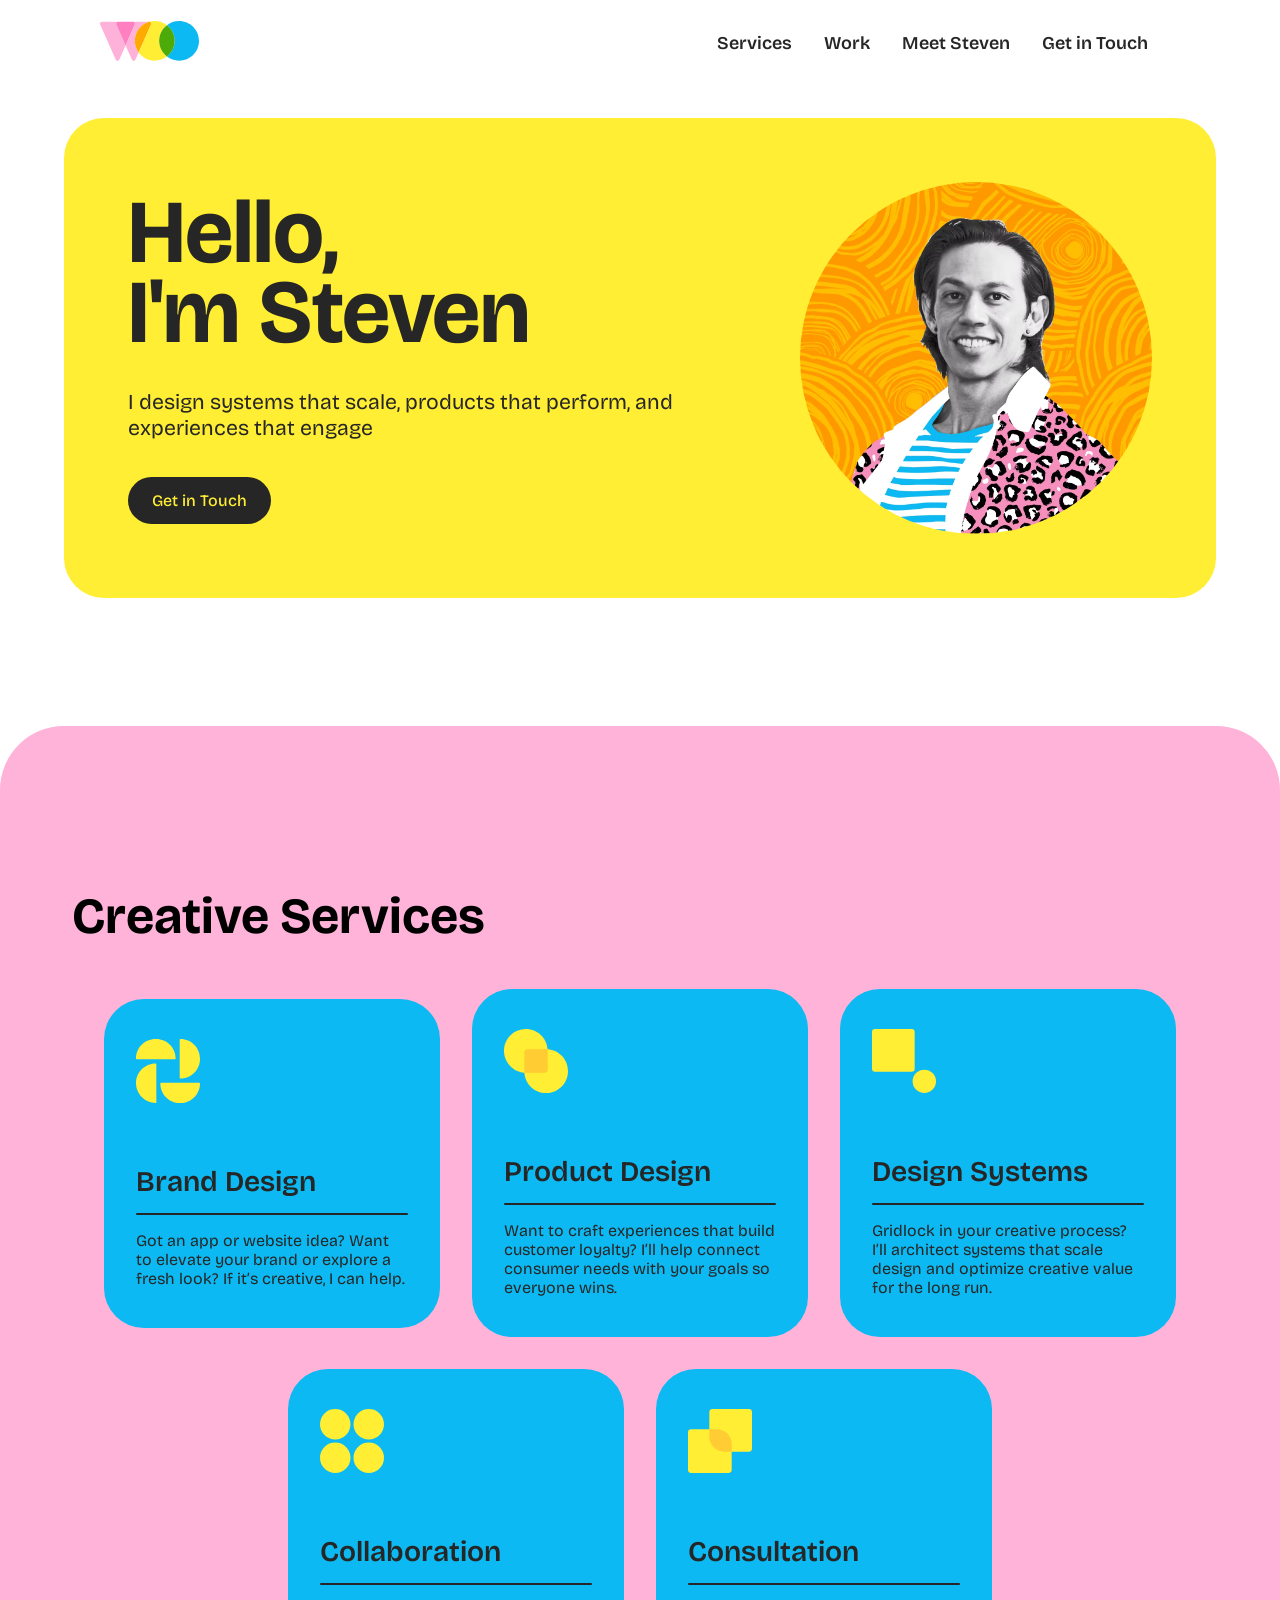
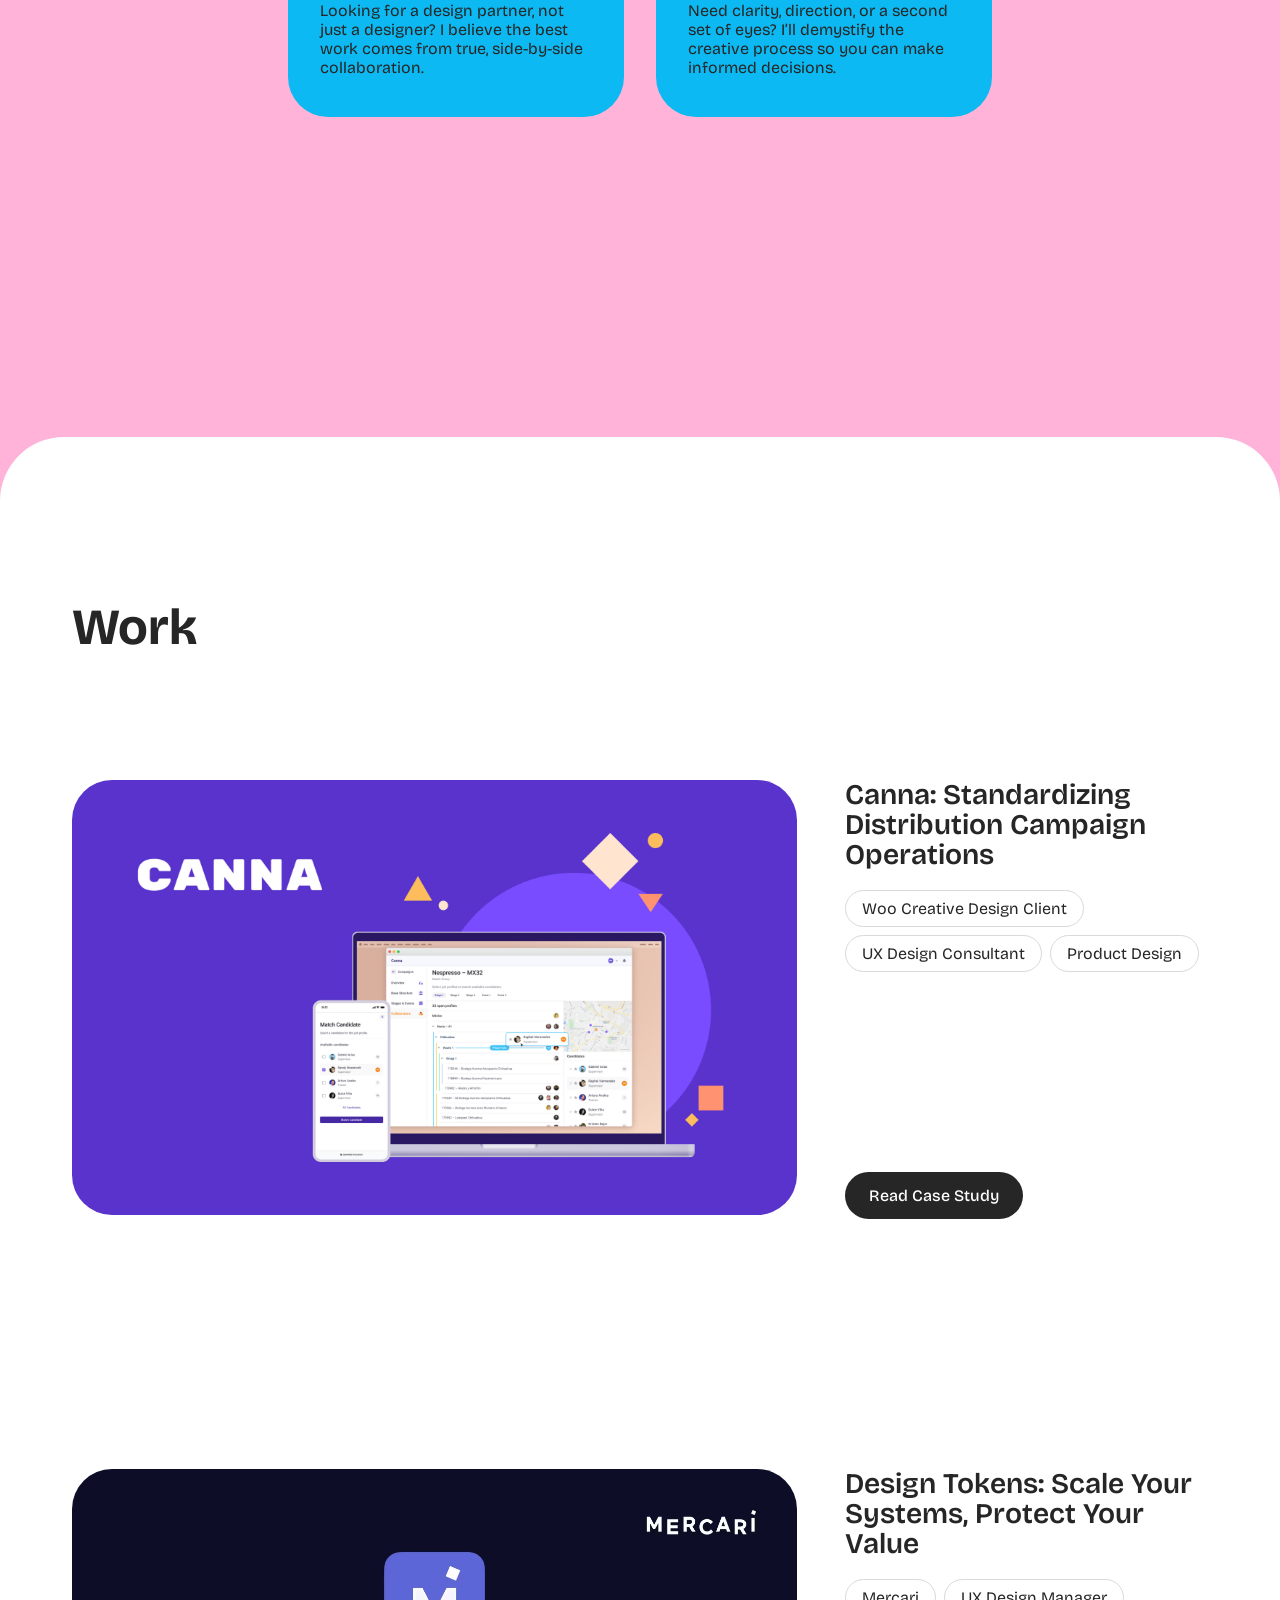
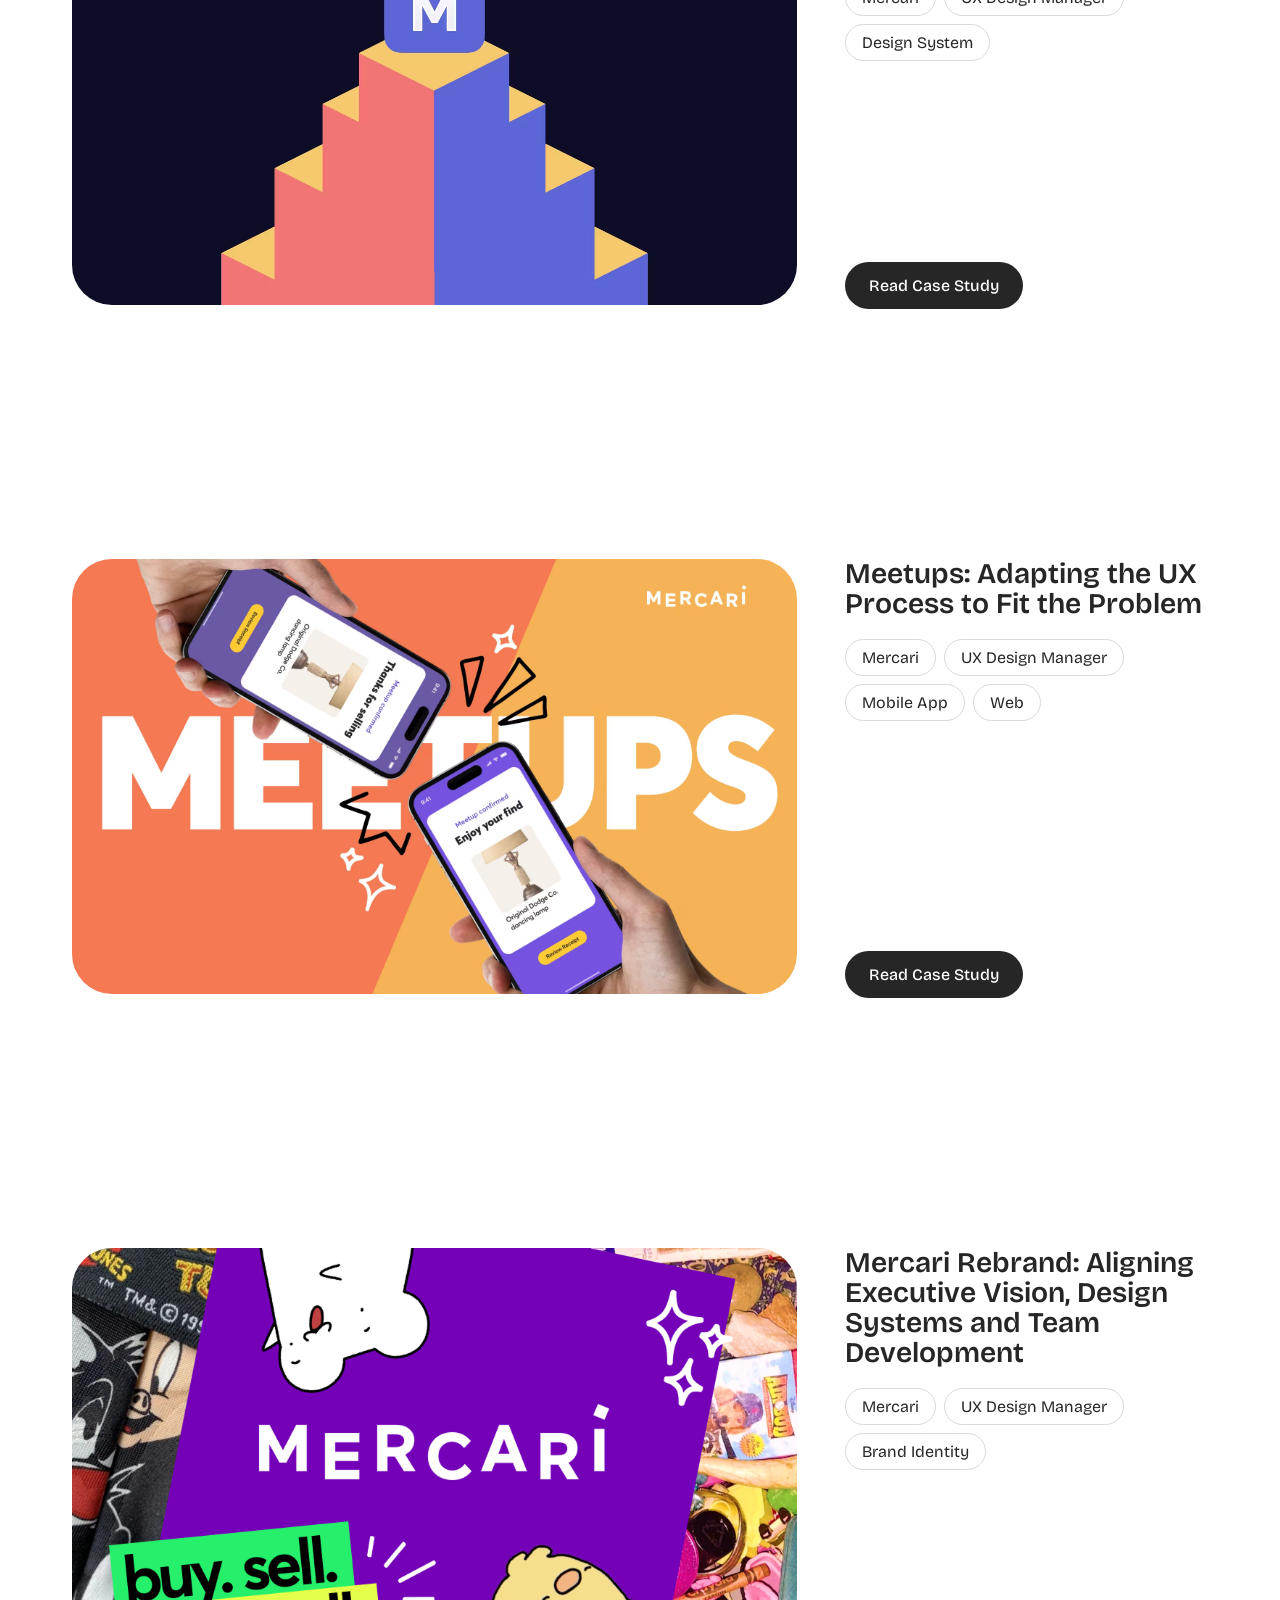
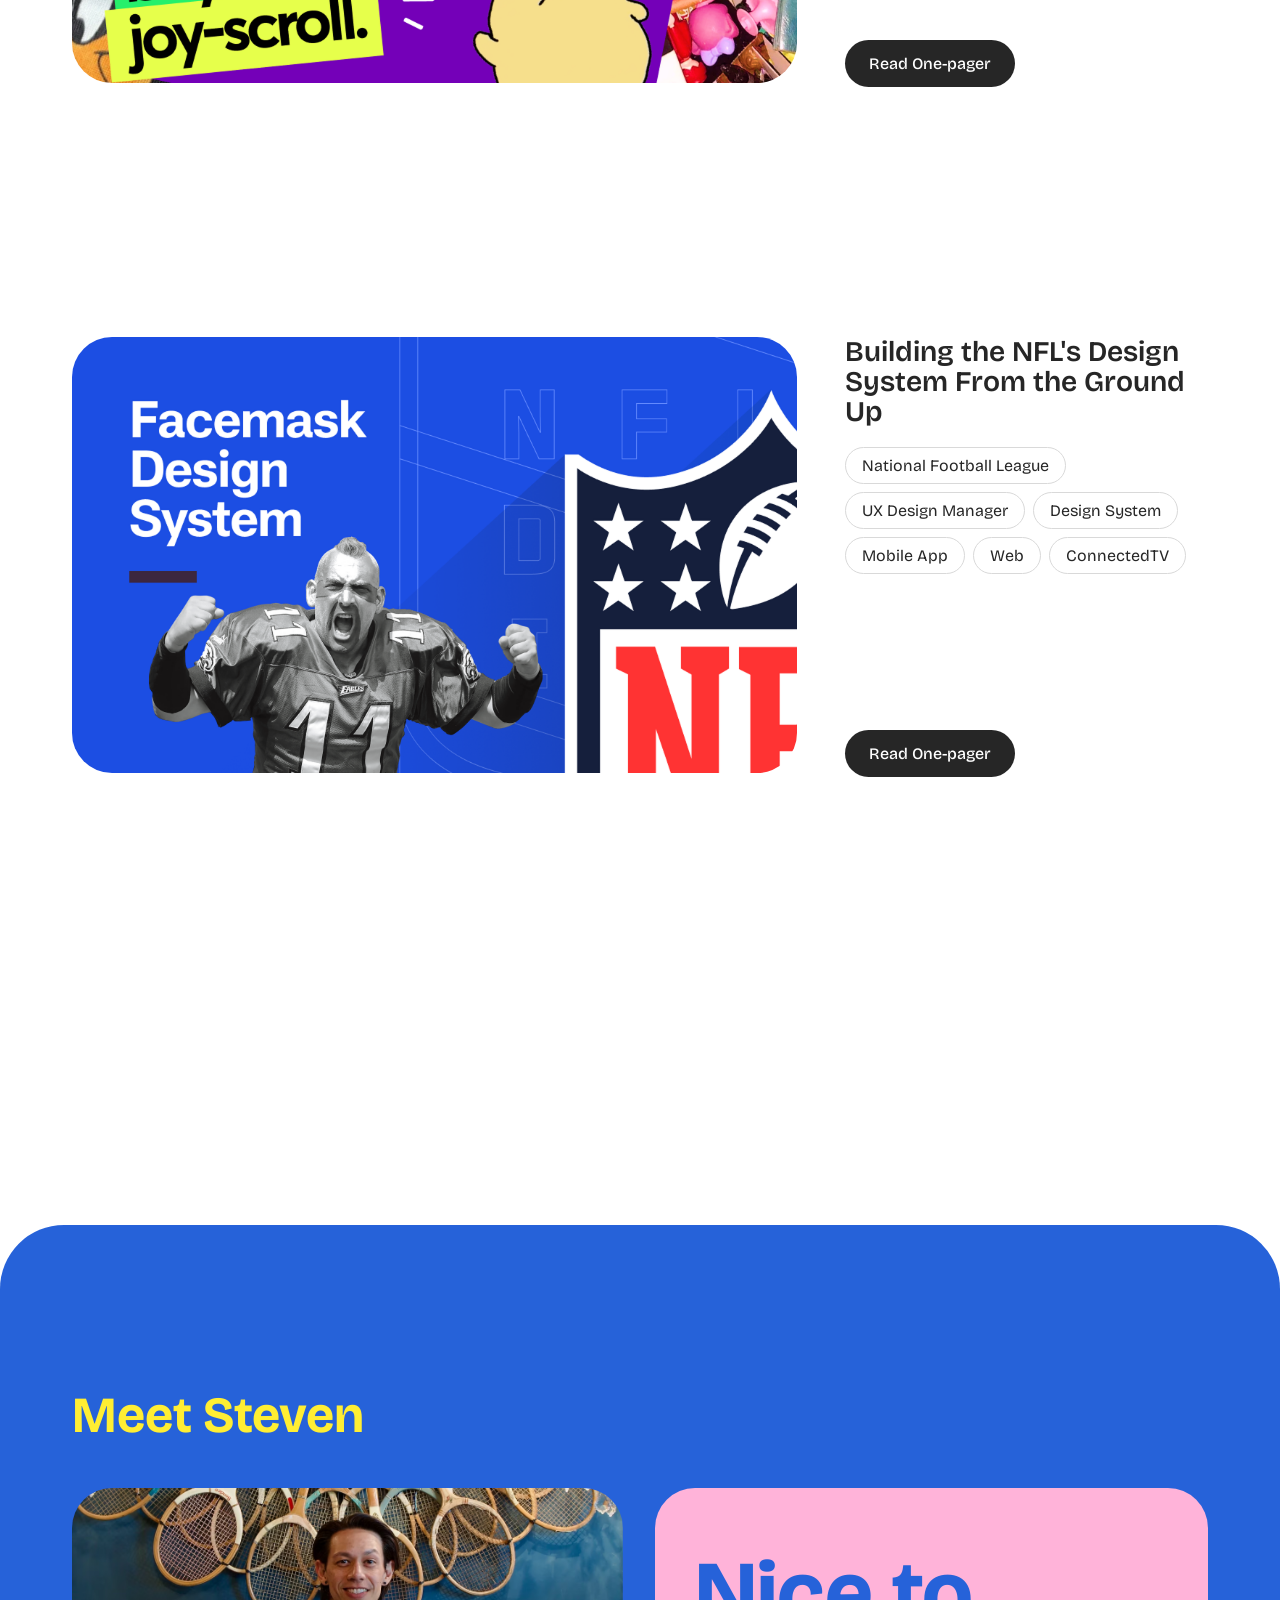
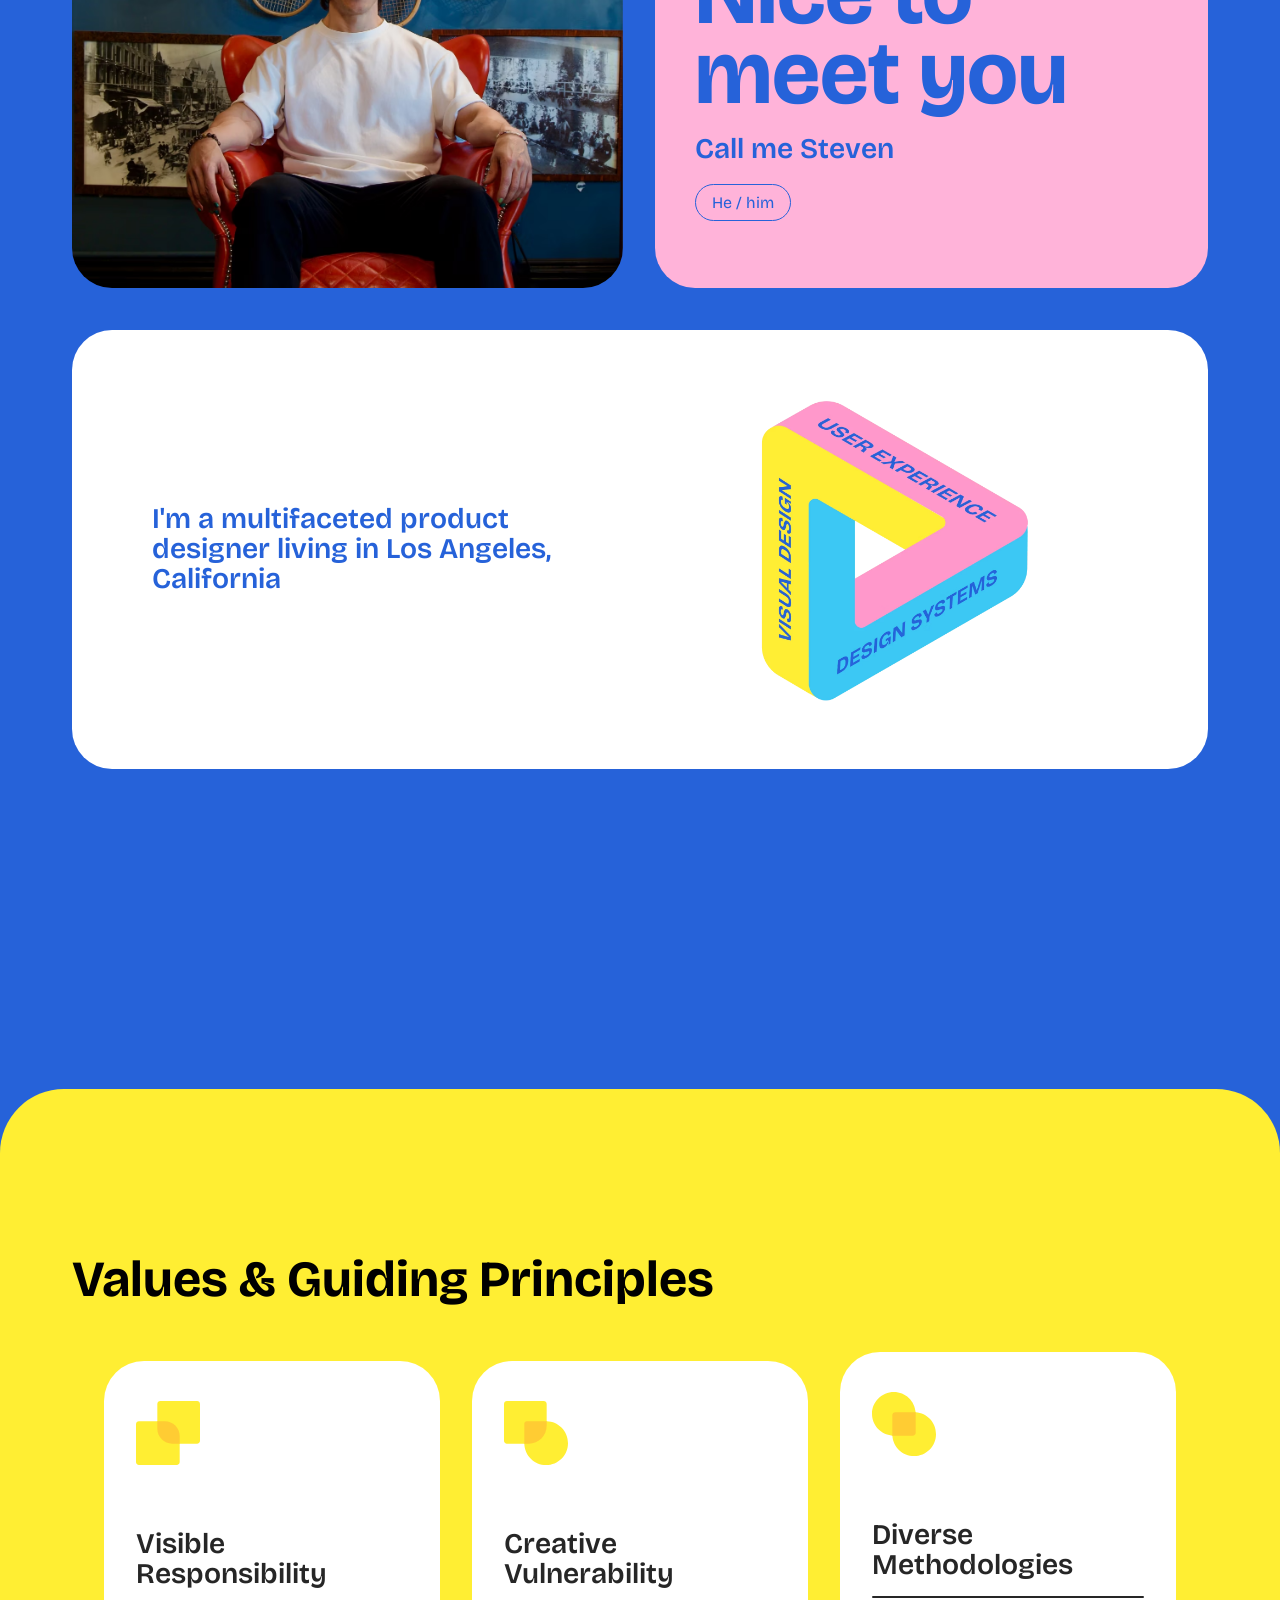
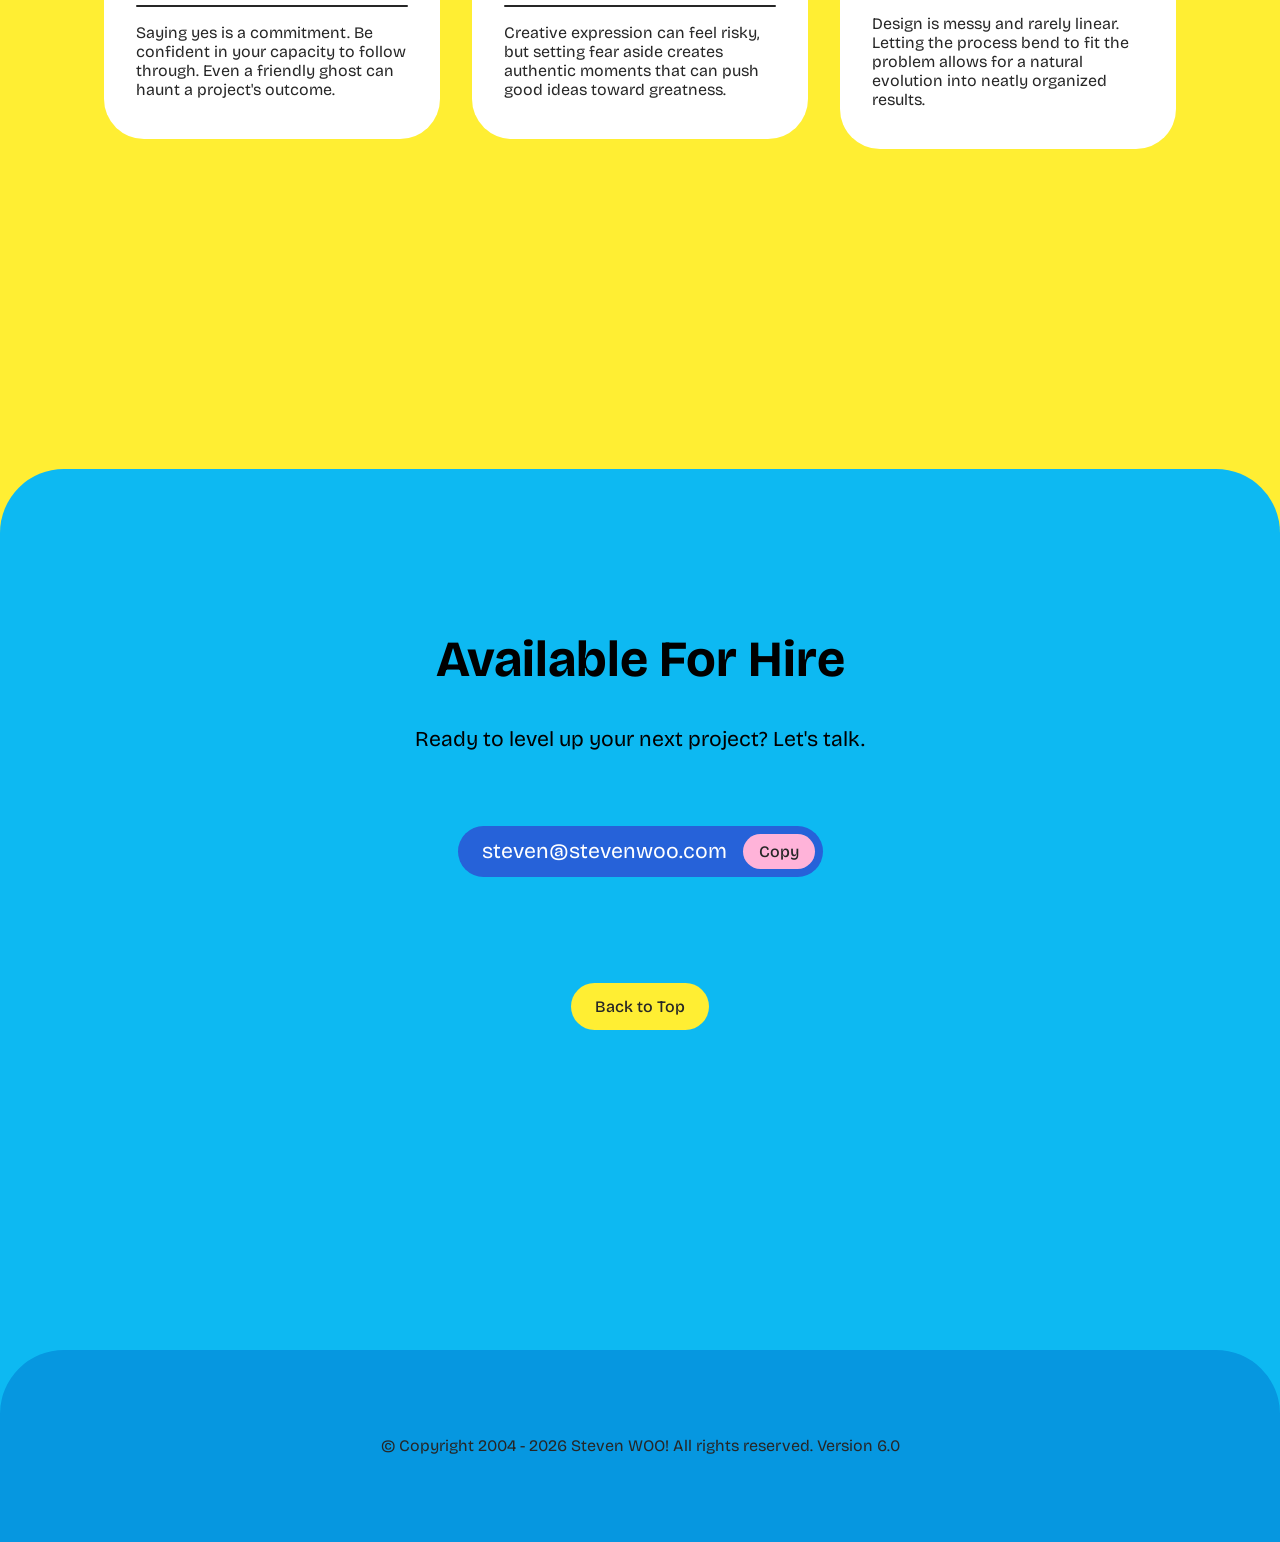
<file: index.html>
<!DOCTYPE html>
<html lang="en">

<head>
    <meta charset="UTF-8">
    <meta name="viewport" content="width=device-width, initial-scale=1.0">
    <title>WOO! Creative Design</title>
    <link rel="icon" type="image/x-icon" href="/resources/ico/favicon.ico">
    <link rel="stylesheet" href="resources/styles.css">
    <link rel="preconnect" href="https://fonts.googleapis.com">
    <link rel="preconnect" href="https://fonts.gstatic.com" crossorigin>
    <link
        href="https://fonts.googleapis.com/css2?family=Bricolage+Grotesque:opsz,wdth,wght@12..96,75..100,200..800&display=swap"
        rel="stylesheet">
</head>

<body>
    <!------------------------------>
    <!-- ///// MAIN CONTENT ///// -->
    <!------------------------------>

    <!-- ///// NAVIGATION Start ///// -->

    <header id="top" class="site-header">
        <div class="nav-wrapper">
            <a href="#"><img class="logo-woo" src="resources/images/img-logo-woo.svg"></a>

            <!-- Mobile menu button -->
            <button class="menu-toggle" aria-expanded="false" aria-controls="primary-nav" aria-label="Toggle menu">
                ☰
            </button>

            <!-- Navigation links -->
            <nav id="primary-nav" class="nav-links">
                <a href="#services">Services</a>
                <a href="#work">Work</a>
                <a href="#meet-steven">Meet Steven</a>
                <a href="#get-in-touch">Get in Touch</a>
            </nav>
        </div>
    </header>

    <!-- ///// NAVIGATION End ///// -->

    <!----------------------------->
    <!-- ///// HERO BANNER ///// -->
    <!----------------------------->

    <div class="wrapper-hero">
        <div class="hero">
            <div class="hero-content">
                <h1 class="display">Hello,<br>I'm Steven</h1>
                <p class="body-large">I design systems that scale, products that perform, and experiences that engage</p>
                <a href="#get-in-touch"><button type="button">Get in Touch</button></a>
            </div>
            
            <div class="hero-img">
            </div>
        </div>
    </div>

    <!----------------------------------->
    <!-- ///// CREATIVE SERVICES ///// -->
    <!----------------------------------->

    <div class="band bg-creative-services" id="services">
        <div class="content-wrapper">
            <h2 class="section-head">Creative Services</h2>
            <div class="card-collection">
                <div class="card-item card-bg-service">
                    <img src="resources/images/icon-visible-responsibility.svg">
                    <h3 class="title">Brand Design</h3>
                    <div class="border"></div>
                    <p class="body">Got an app or website idea? Want to elevate your brand or explore a fresh look? If it’s creative, I can help.</p>
                </div>

                <div class="card-item card-bg-service">
                    <img src="resources/images/icon-consultation.svg ">
                    <h3 class="title">Product Design</h3>
                    <div class="border"></div>
                    <p class="body">Want to craft experiences that build customer loyalty? I’ll help connect consumer needs with your goals so everyone wins.</p>
                </div>

                <div class="card-item card-bg-service">
                    <img src="resources/images/icon-creative-vulnerability.svg">
                    <h3 class="title">Design Systems</h3>
                    <div class="border"></div>
                    <p class="body">Gridlock in your creative process? I’ll architect systems that scale design and optimize creative value for the long run.</p>
                </div>

                <div class="card-item card-bg-service">
                    <img src="resources/images/icon-diverse-methodologies.svg">
                    <h3 class="title">Collaboration</h3>
                    <div class="border"></div>
                    <p class="body">Looking for a design partner, not just a designer? I believe the best work comes from true, side-by-side collaboration.</p>
                </div>
                <div class="card-item card-bg-service">
                    <img src="resources/images/icon-design.svg">
                    <h3 class="title">Consultation</h3>
                    <div class="border"></div>
                    <p class="body">Need clarity, direction, or a second set of eyes? I’ll demystify the creative process so you can make informed decisions.</p>
                </div>

                

                
            </div>
        </div>
    </div>

    <!---------------------->
    <!-- ///// WORK ///// -->
    <!---------------------->

     <div id="work" class="band bg-work">
        <div class="content-wrapper">
            <h2 class="section-head">Work</h2>
            <div class="project">
                <div>
                    <img src="resources/images/img-work-canna.png">
                </div>

                <div class="project-info">
                    <div>
                        <h3 class="title">Canna: Standardizing Distribution Campaign Operations</h3>
                    
                        <div class="pill-group">
                            <div class="pill label">Woo Creative Design Client</div>
                            <div class="pill label">UX Design Consultant</div>
                            <div class="pill label">Product Design</div>
                        </div>
                    </div>

                    <a href="work/canna/canna.html"><button type="button">Read Case Study</button></a>

                </div>
            </div>

            <div class="project">
                <div>
                    <img src="resources/images/img-work-designTokens.avif">
                </div>

                <div class="project-info">
                    <div>
                        <h3 class="title">Design Tokens: Scale Your Systems, Protect Your Value</h3>
                    
                        <div class="pill-group">
                            <div class="pill label">Mercari</div>
                            <div class="pill label">UX Design Manager</div>
                            <div class="pill label">Design System</div>
                        </div>
                    </div>

                    <a href="work/design-tokens/design-tokens.html"><button type="button">Read Case Study</button></a>

                </div>
            </div>

            <div class="project">
                <div>
                    <img src="resources/images/img-work-meetups.png">
                </div>

                <div class="project-info">
                    <div>
                        <h3 class="title">Meetups: Adapting the UX Process to Fit the Problem</h3>
                        
                        <div class="pill-group">
                            <div class="pill label">Mercari</div>
                            <div class="pill label">UX Design Manager</div>
                            <div class="pill label">Mobile App</div>
                            <div class="pill label">Web</div>
                        </div>
                    </div>

                    <a href="work/meetups/meetups.html"><button type="button">Read Case Study</button></a>

                </div>
            </div>

            <div class="project">
                <div>
                    <img src="resources/images/img-work-mercariRebrand.png">
                </div>

                <div class="project-info">
                    <div>
                        <h3 class="title">Mercari Rebrand: Aligning Executive Vision, Design Systems and Team Development</h3>
                    
                        <div class="pill-group">
                            <div class="pill label">Mercari</div>
                            <div class="pill label">UX Design Manager</div>
                            <div class="pill label">Brand Identity</div>
                        </div>
                    </div>

                    <a href="work/mercari-rebrand/mercari-rebrand.html"><button type="button">Read One-pager</button></a>

                </div>
            </div>

            <div class="project">
                <div>
                    <img src="resources/images/img-work-facemask.png">
                </div>

                <div class="project-info">
                    <div>
                        <h3 class="title">Building the NFL's Design System From the Ground Up</h3>
                    
                        <div class="pill-group">
                            <div class="pill label">National Football League</div>
                            <div class="pill label">UX Design Manager</div>
                            <div class="pill label">Design System</div>
                            <div class="pill label">Mobile App</div>
                            <div class="pill label">Web</div>
                            <div class="pill label">ConnectedTV</div>
                        </div>
                    </div>

                    <a href="work/nfl-facemask/nfl-design-system.html"><button type="button">Read One-pager</button></a>

                </div>
            </div>
        </div>
    </div>

    <!----------------------------->
    <!-- ///// Meet Steven ///// -->
    <!----------------------------->

        <div class="band bg-meet-steven" id="meet-steven">
            <div class="content-wrapper">
                <h2 class="section-head">Meet Steven</h2>
                <div class="meet-steven-content">
                    <div class="card-meet-steven-message">
                        <p class="display">Nice to meet you</p>
                        <p class="title">Call me Steven</p>

                        <div class="pill">
                            <p class="label">He / him</p>
                        </div>
                    </div>
                    <div class="meet-steven-img">
                    </div>
                </div>

                <div class="meet-steven-grid">
                    <div class="content">
                        <h3 class="title">I'm a multifaceted product designer living in Los Angeles, California</h3>
                    </div>

                    <div>
                        <img src="resources/images/img-meet-steven-penrose.avif">
                    </div>
                </div>
            </div>
        </div>

    <!--------------------------------------------->
    <!-- ///// Values & Guiding Principles ///// -->
    <!--------------------------------------------->

        <div class="band bg-values-principles">
            <div class="content-wrapper">
                <h2 class="section-head">Values & Guiding Principles</h2>
                <div class="card-collection">
                    <div class="card-item">
                        <img src="resources/images/icon-design.svg">
                        <h3 class="title">Visible Responsibility</h3>
                        <div class="border"></div>
                        <p class="bricolage-grotesque-body-lrg">Saying yes is a commitment. Be confident in your
                            capacity to follow through. Even a friendly ghost can haunt a project's outcome.</p>
                    </div>
                    <div class="card-item">
                        <img src="resources/images/icon-collaboration.svg">
                        <h3 class="title">Creative Vulnerability</h3>
                        <div class="border"></div>
                        <p class="bricolage-grotesque-body-lrg">Creative expression can feel risky, but setting fear
                            aside
                            creates authentic moments that can push good ideas toward greatness.</p>
                    </div>
                    <div class="card-item">
                        <img src="resources/images/icon-consultation.svg">
                        <h3 class="title">Diverse Methodologies</h3>
                        <div class="border"></div>
                        <p class="bricolage-grotesque-body-lrg">Design is messy and rarely linear. Letting the process
                            bend
                            to fit the problem allows for a natural evolution into neatly organized results.</p>
                    </div>
                </div>
            </div>
        </div>

    <!----------------------------->
    <!-- ///// Get In Touch /////-->
    <!----------------------------->

        <div id="get-in-touch" class="band bg-contact">
            <div class="content-wrapper content-center">
                <div class="hero-content">
                    <h3 class="section-head">Available For Hire</h3>
                    <p class="body-large">Ready to level up your next project? Let's talk.</p>
                </div>
                
                <div class="chip-email">
                    <p class="body-large" id="email-text">steven@stevenwoo.com</p>
                    <button class="pill" type="button" id="copy-email-btn">Copy</button>
                </div>
                
                <a href="#top"><button type="button">Back to Top</button></a>
            </div>
        </div>

    <!------------------------>
    <!-- ///// Footer ///// -->
    <!------------------------>

    
    <footer class="band content-center">
            <div>
                <p>&copy; Copyright 2004 -
                    <script language="JavaScript" type="text/javascript">
                        now = new Date
                        theYear = now.getYear()
                        if (theYear < 1900)
                            theYear = theYear + 1900
                        document.write(theYear)
                    </script>
                    Steven WOO! All rights reserved. Version 6.0
                </p>
            </div>
    </footer>
    

    <script src="resources/navigation.js"></script>

</body>

</html>
</file>
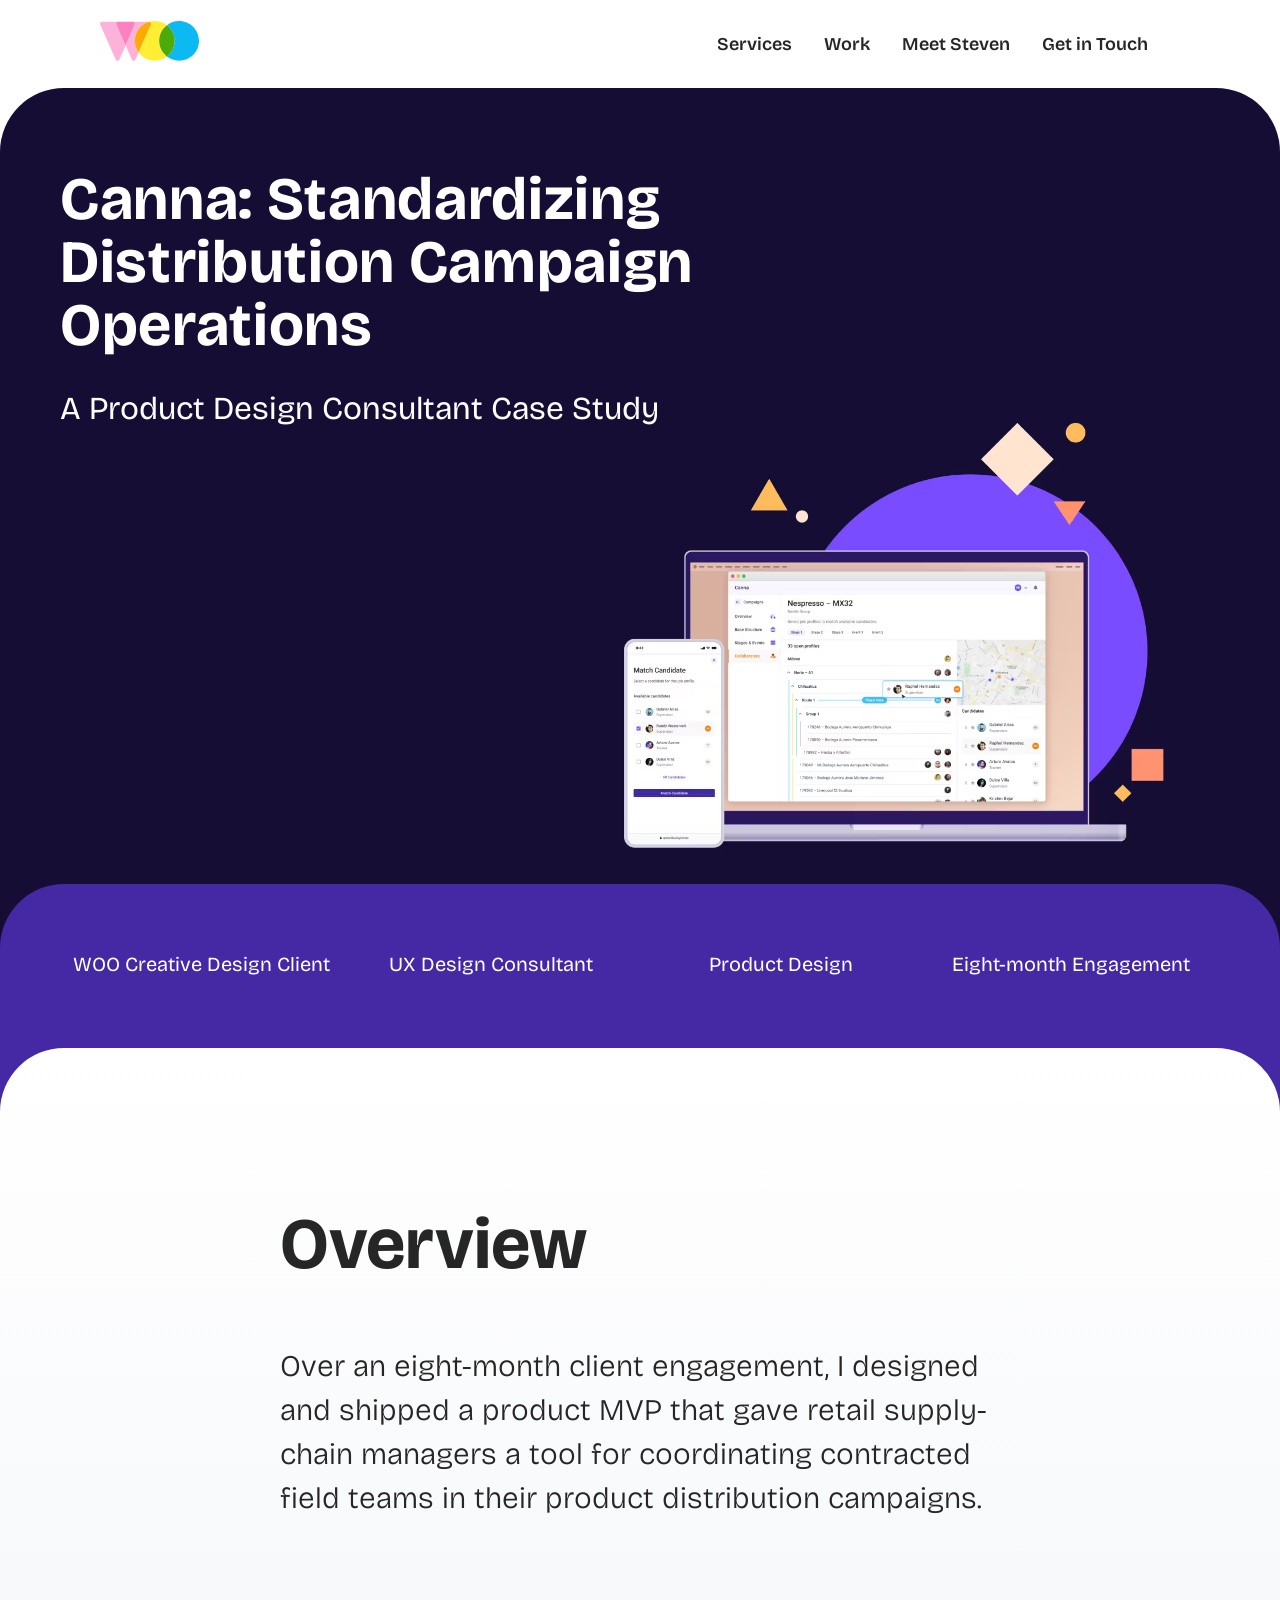
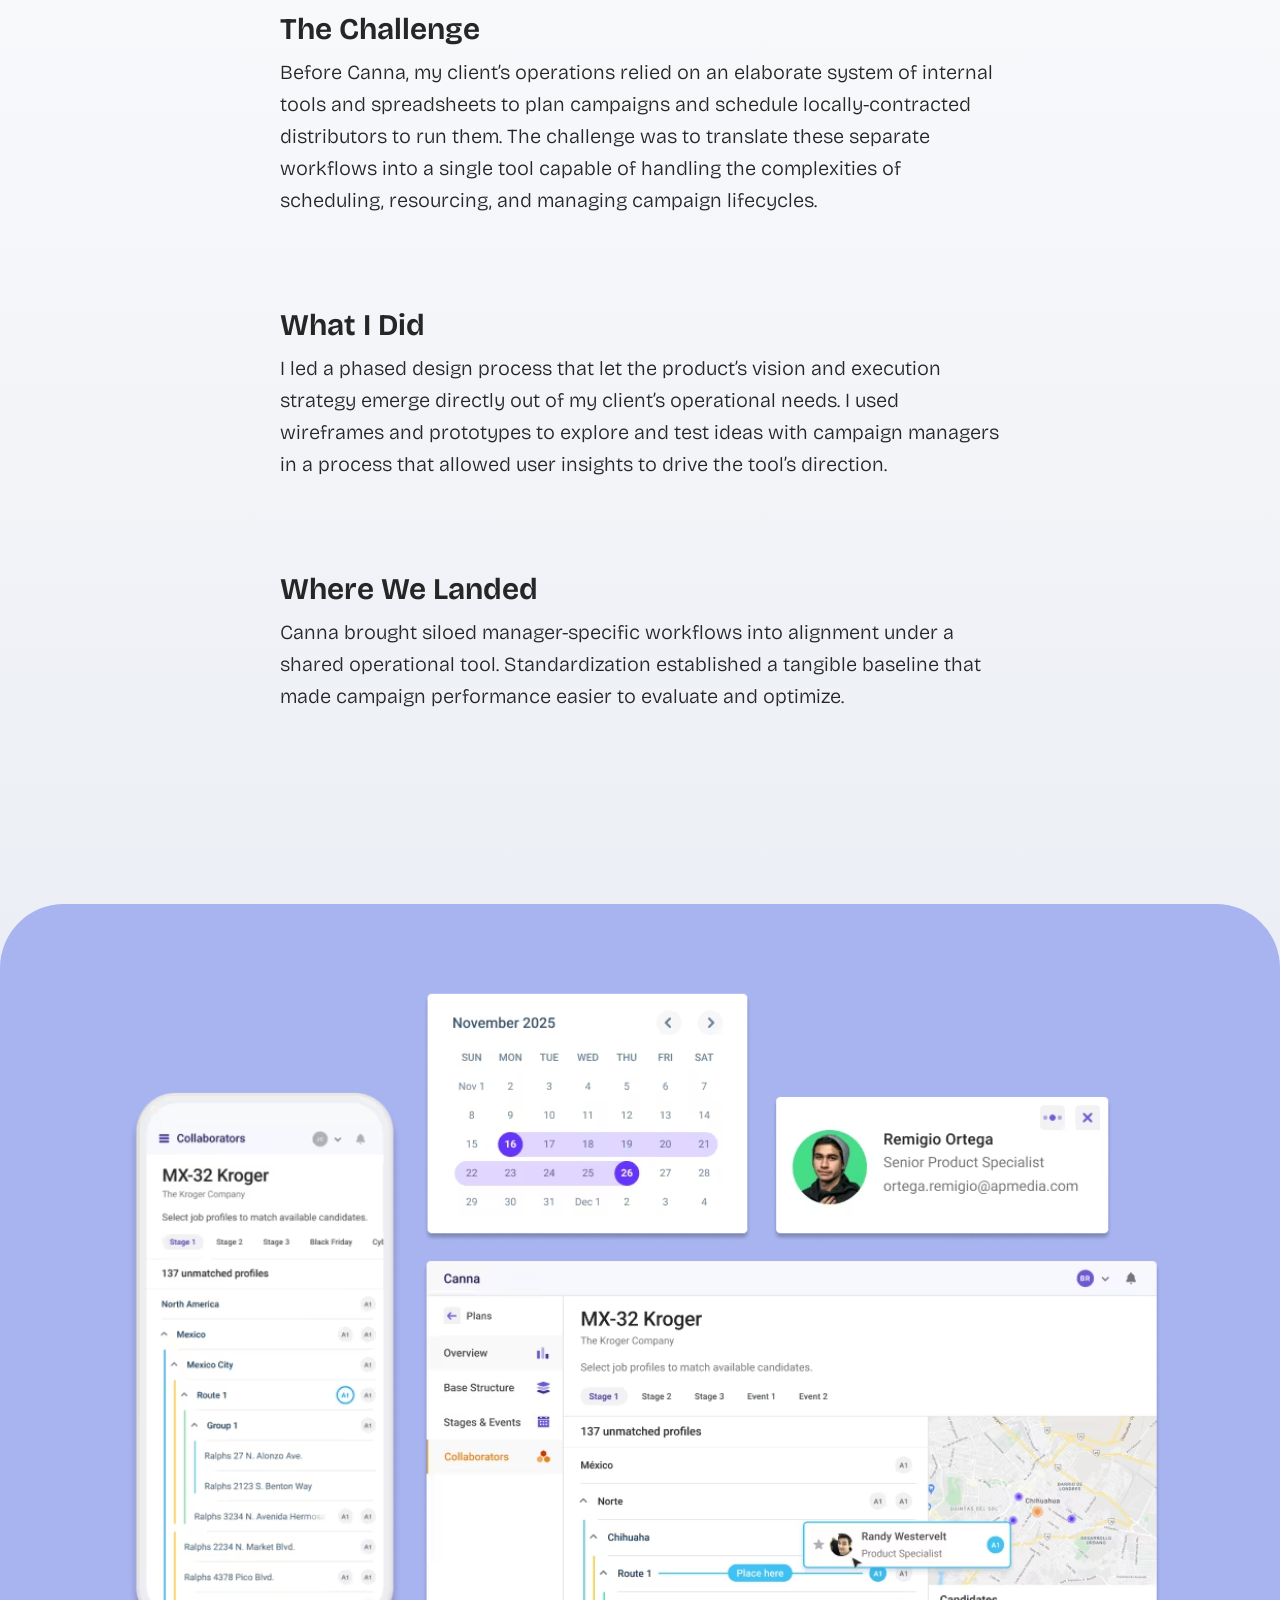
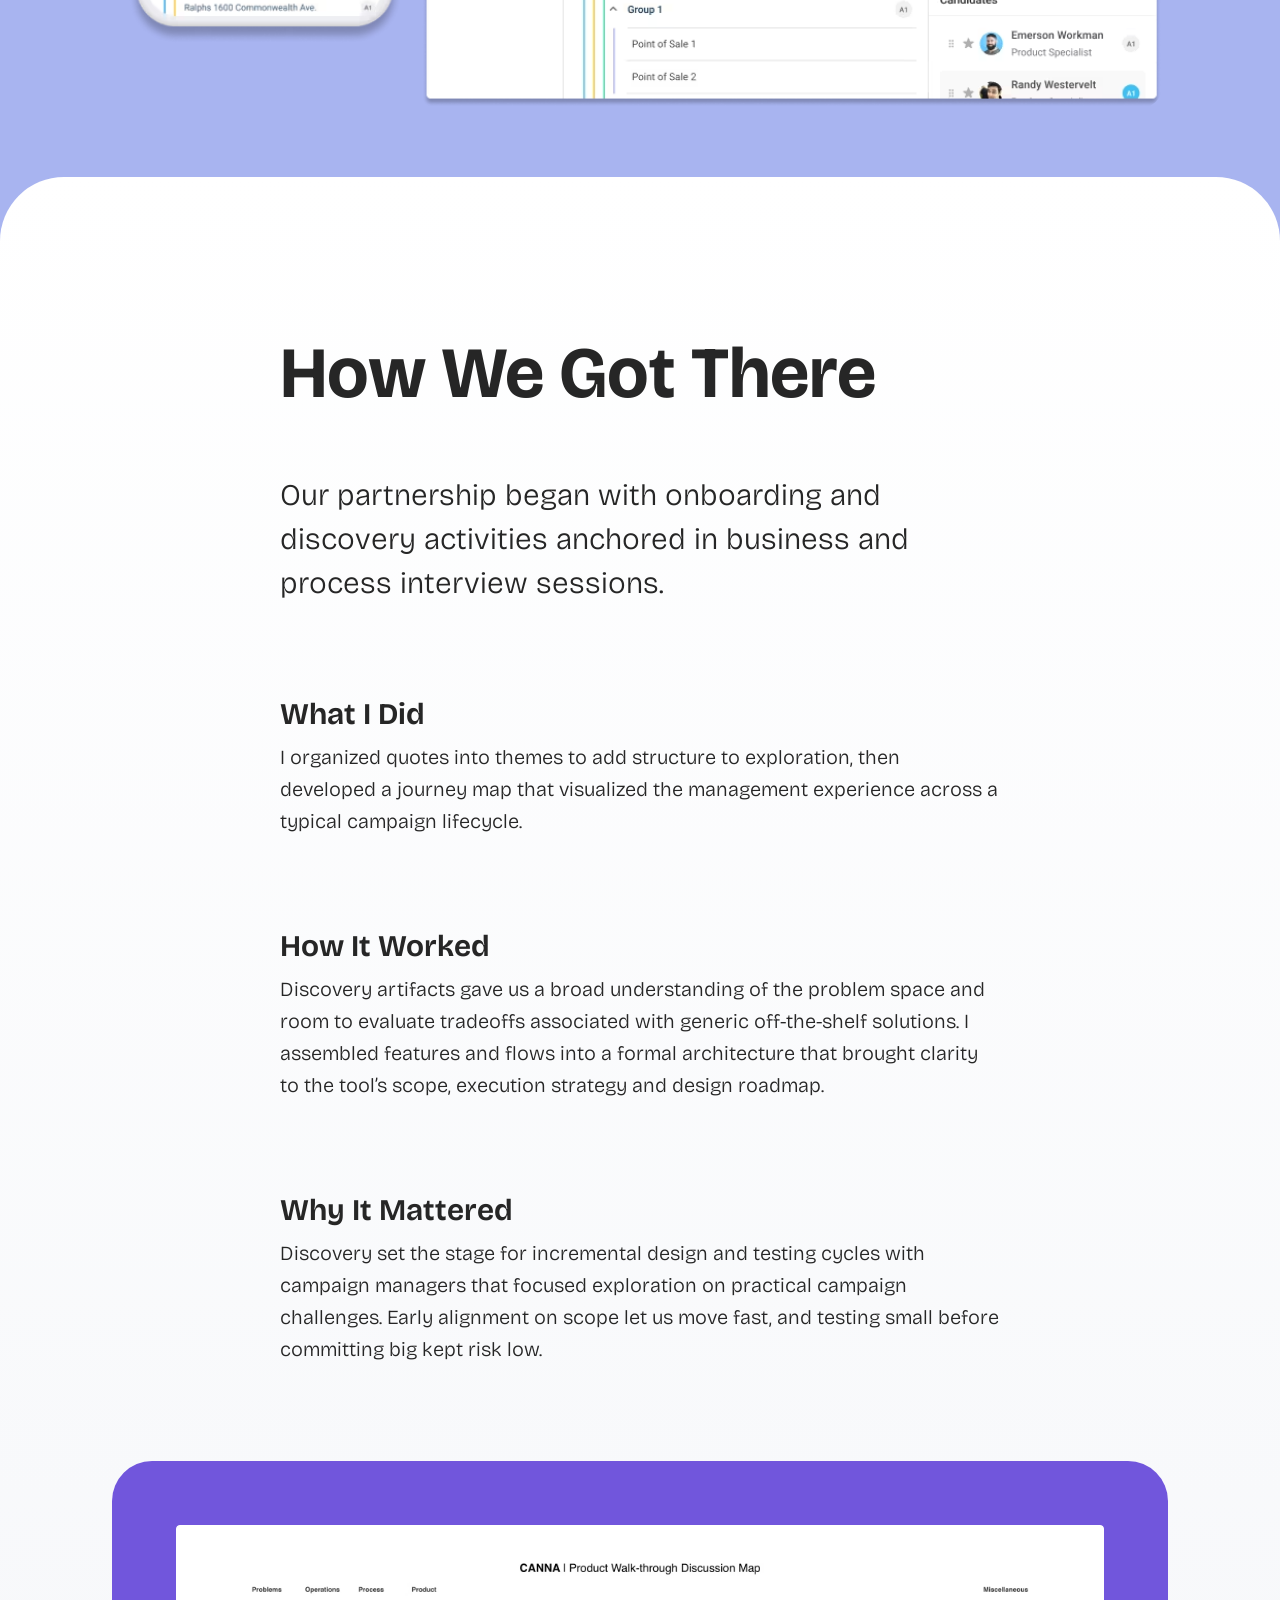
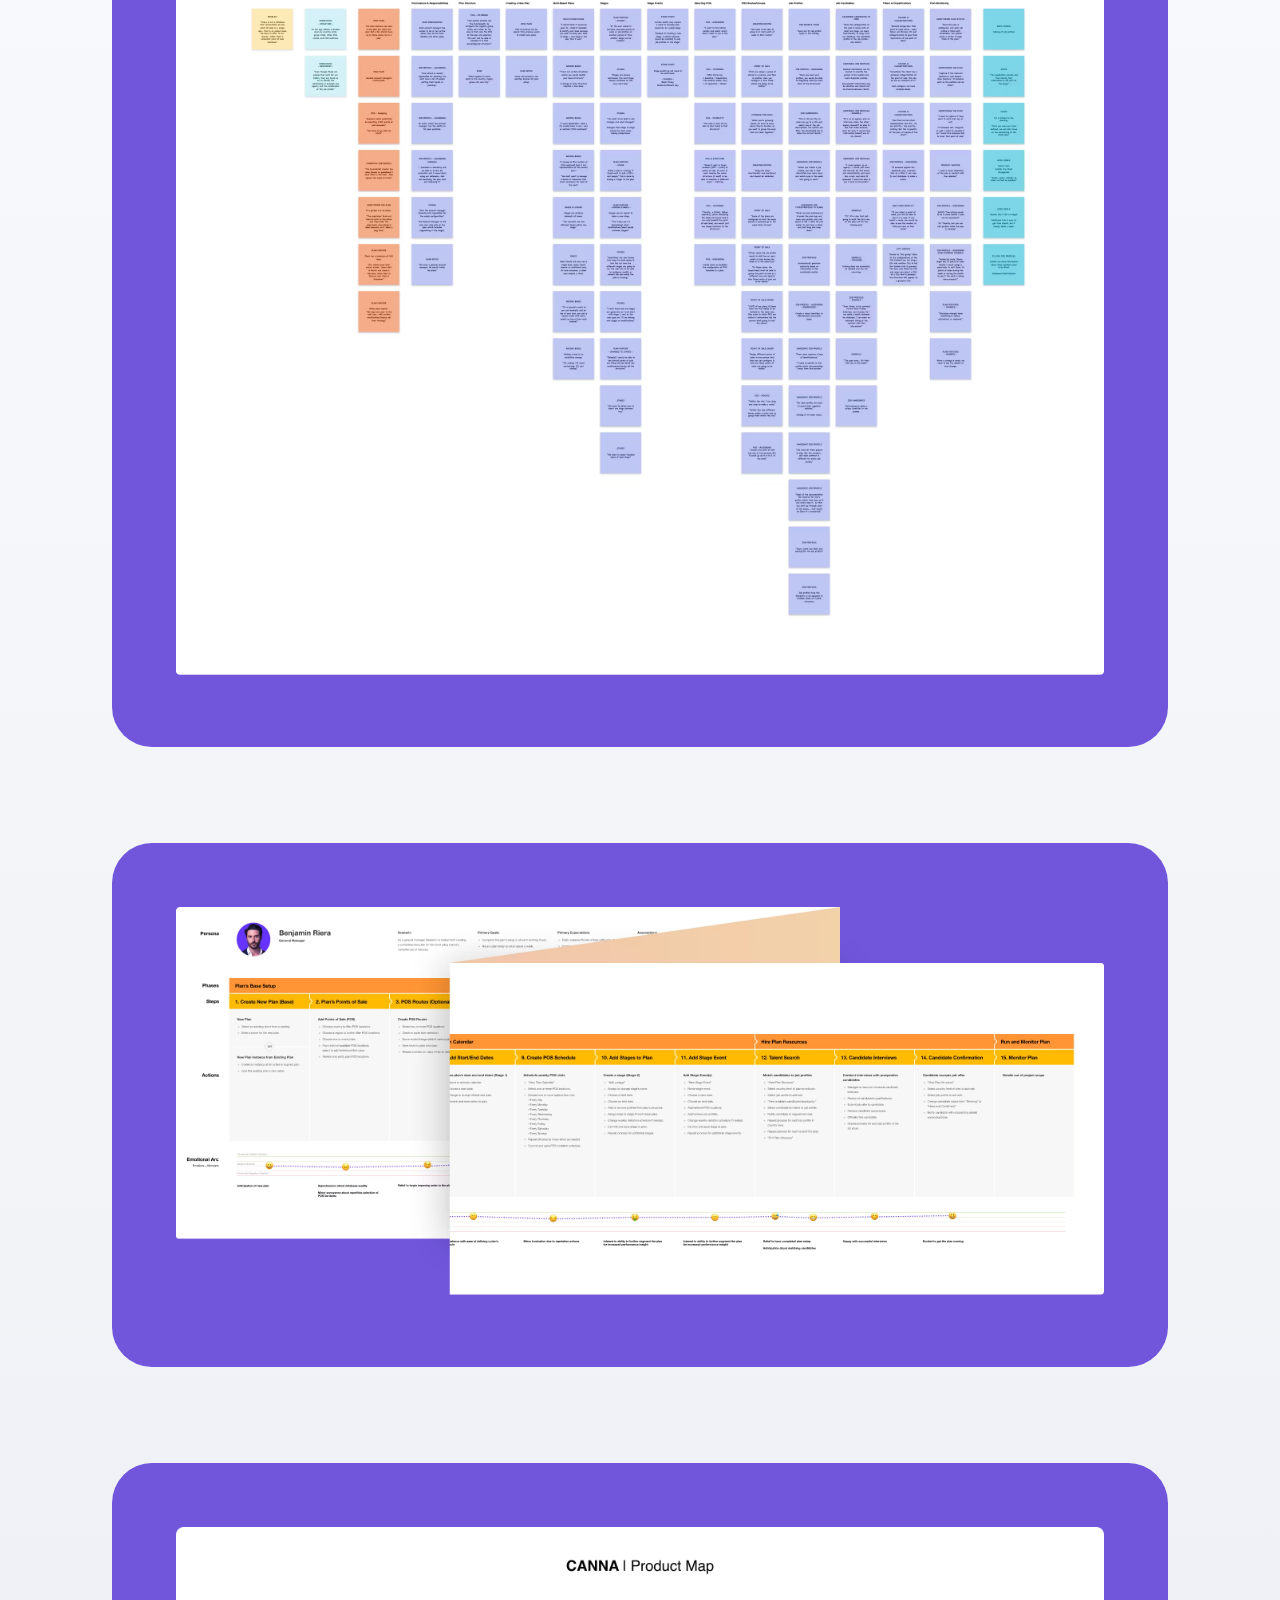
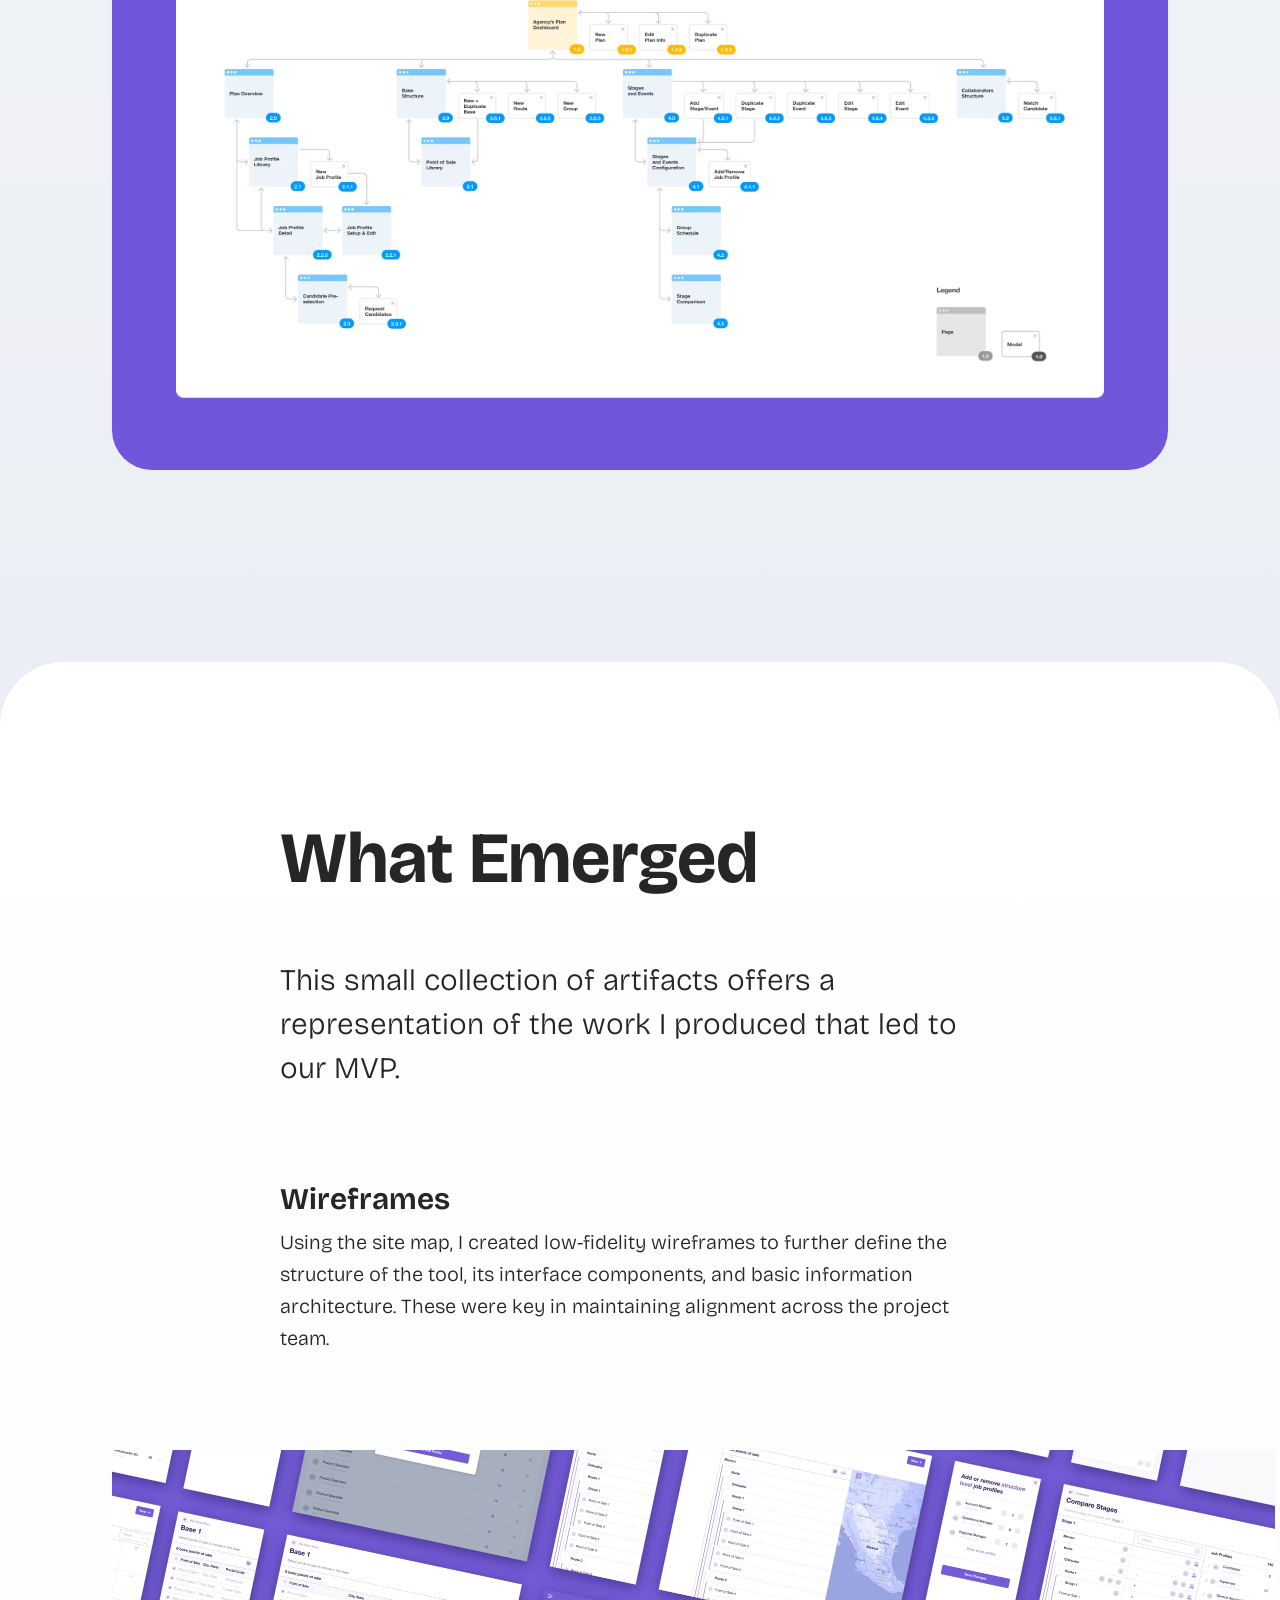
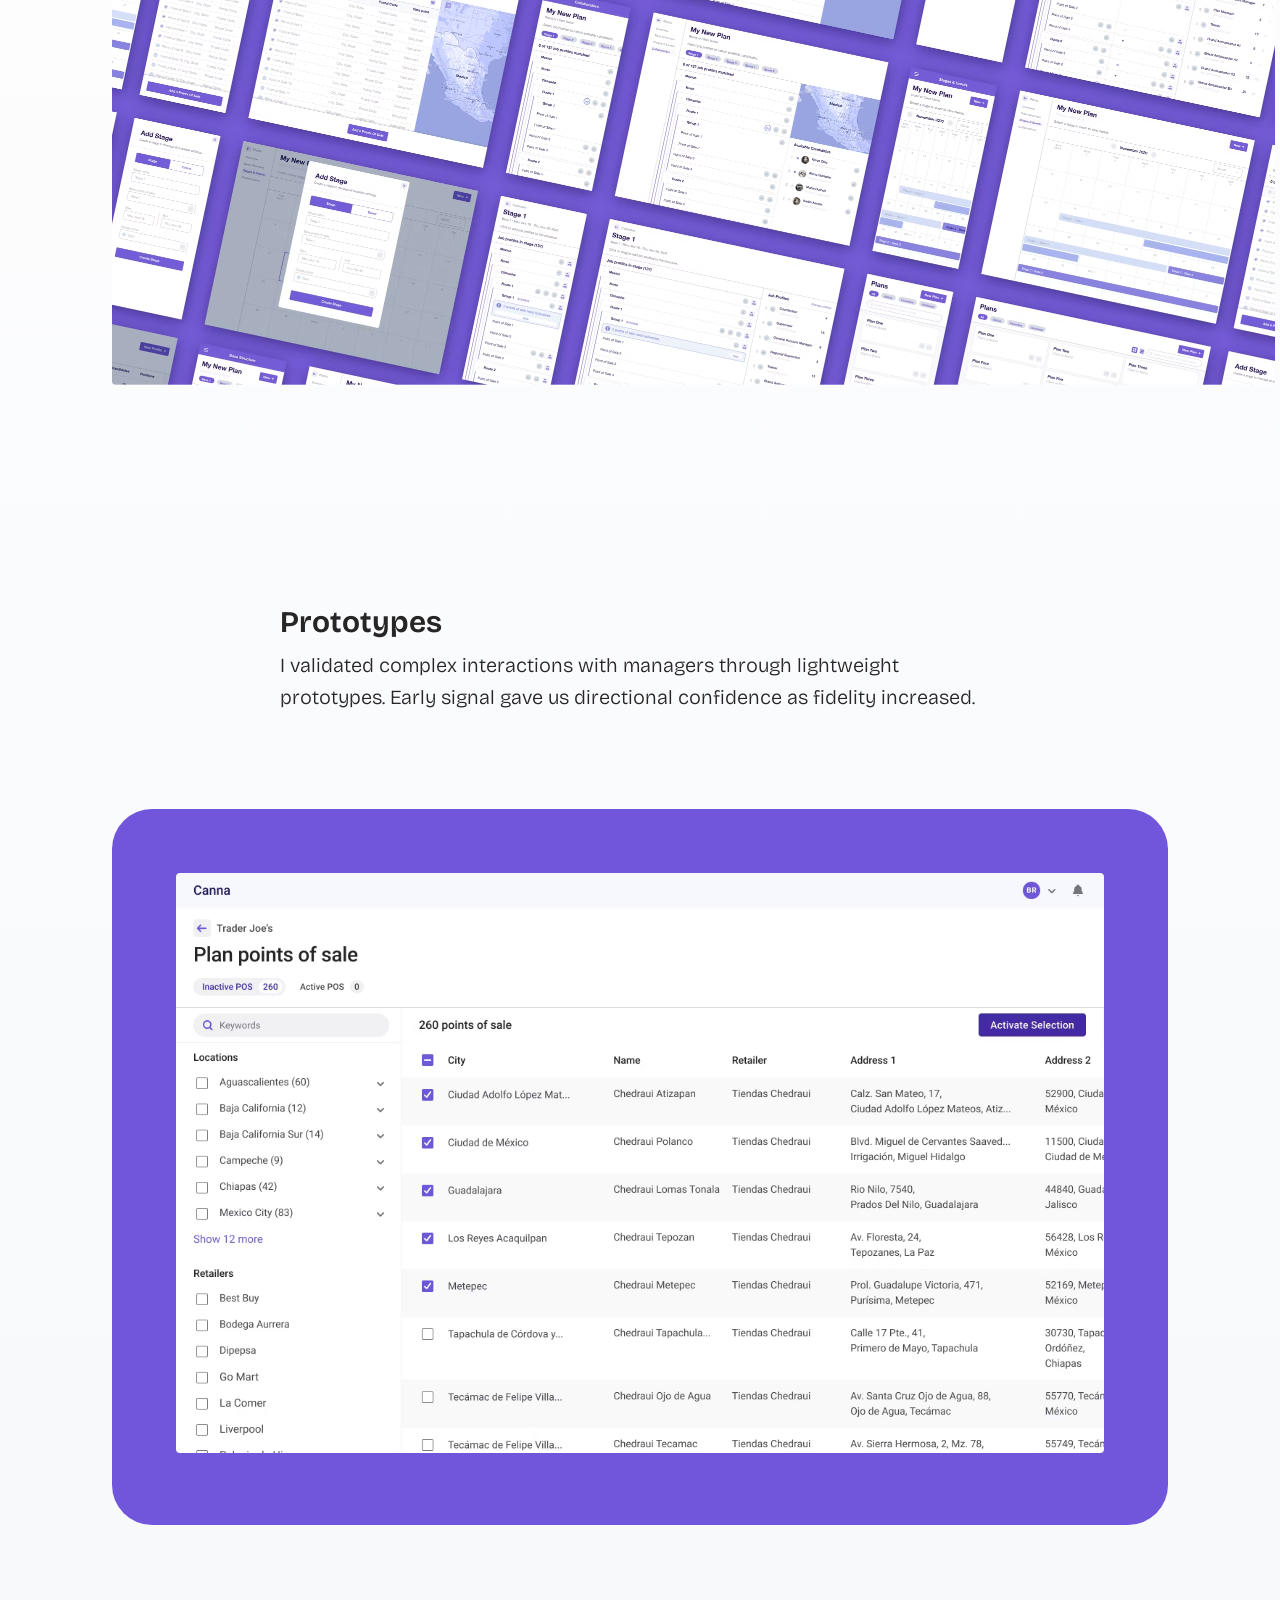
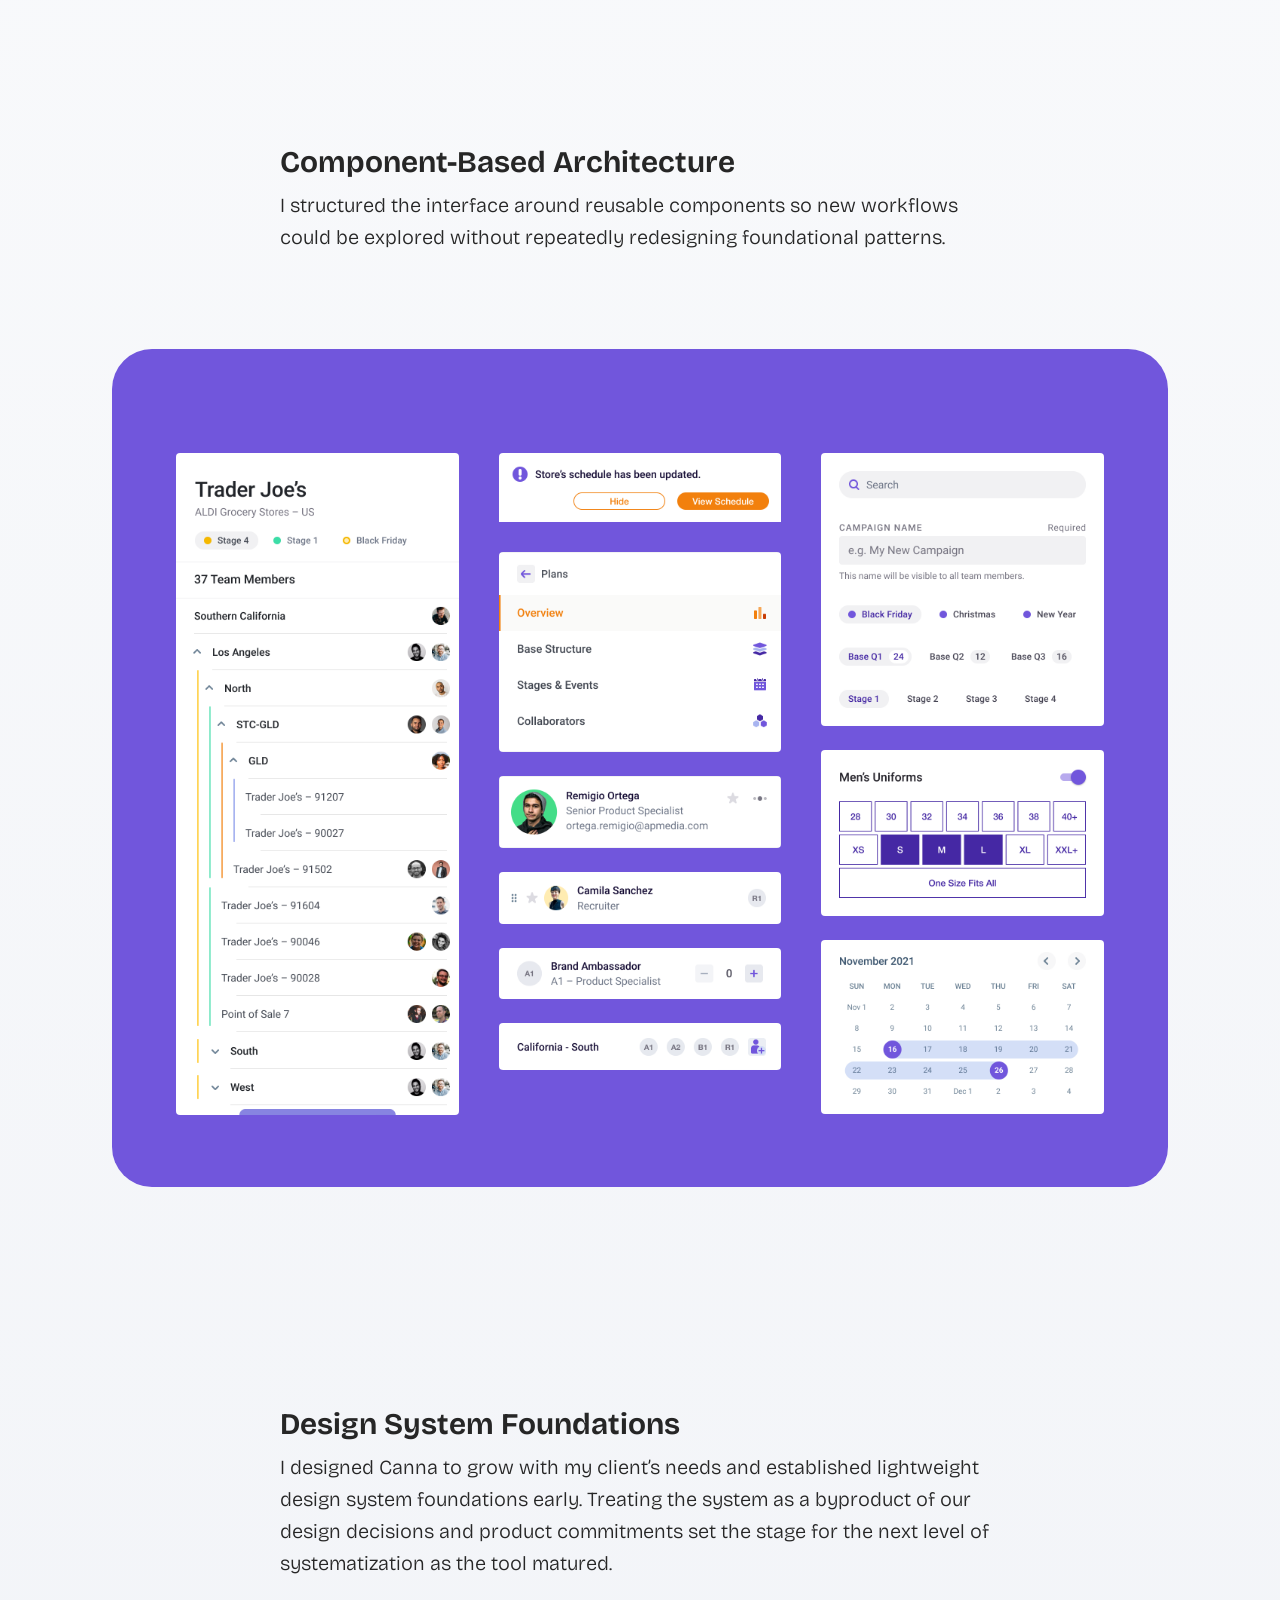
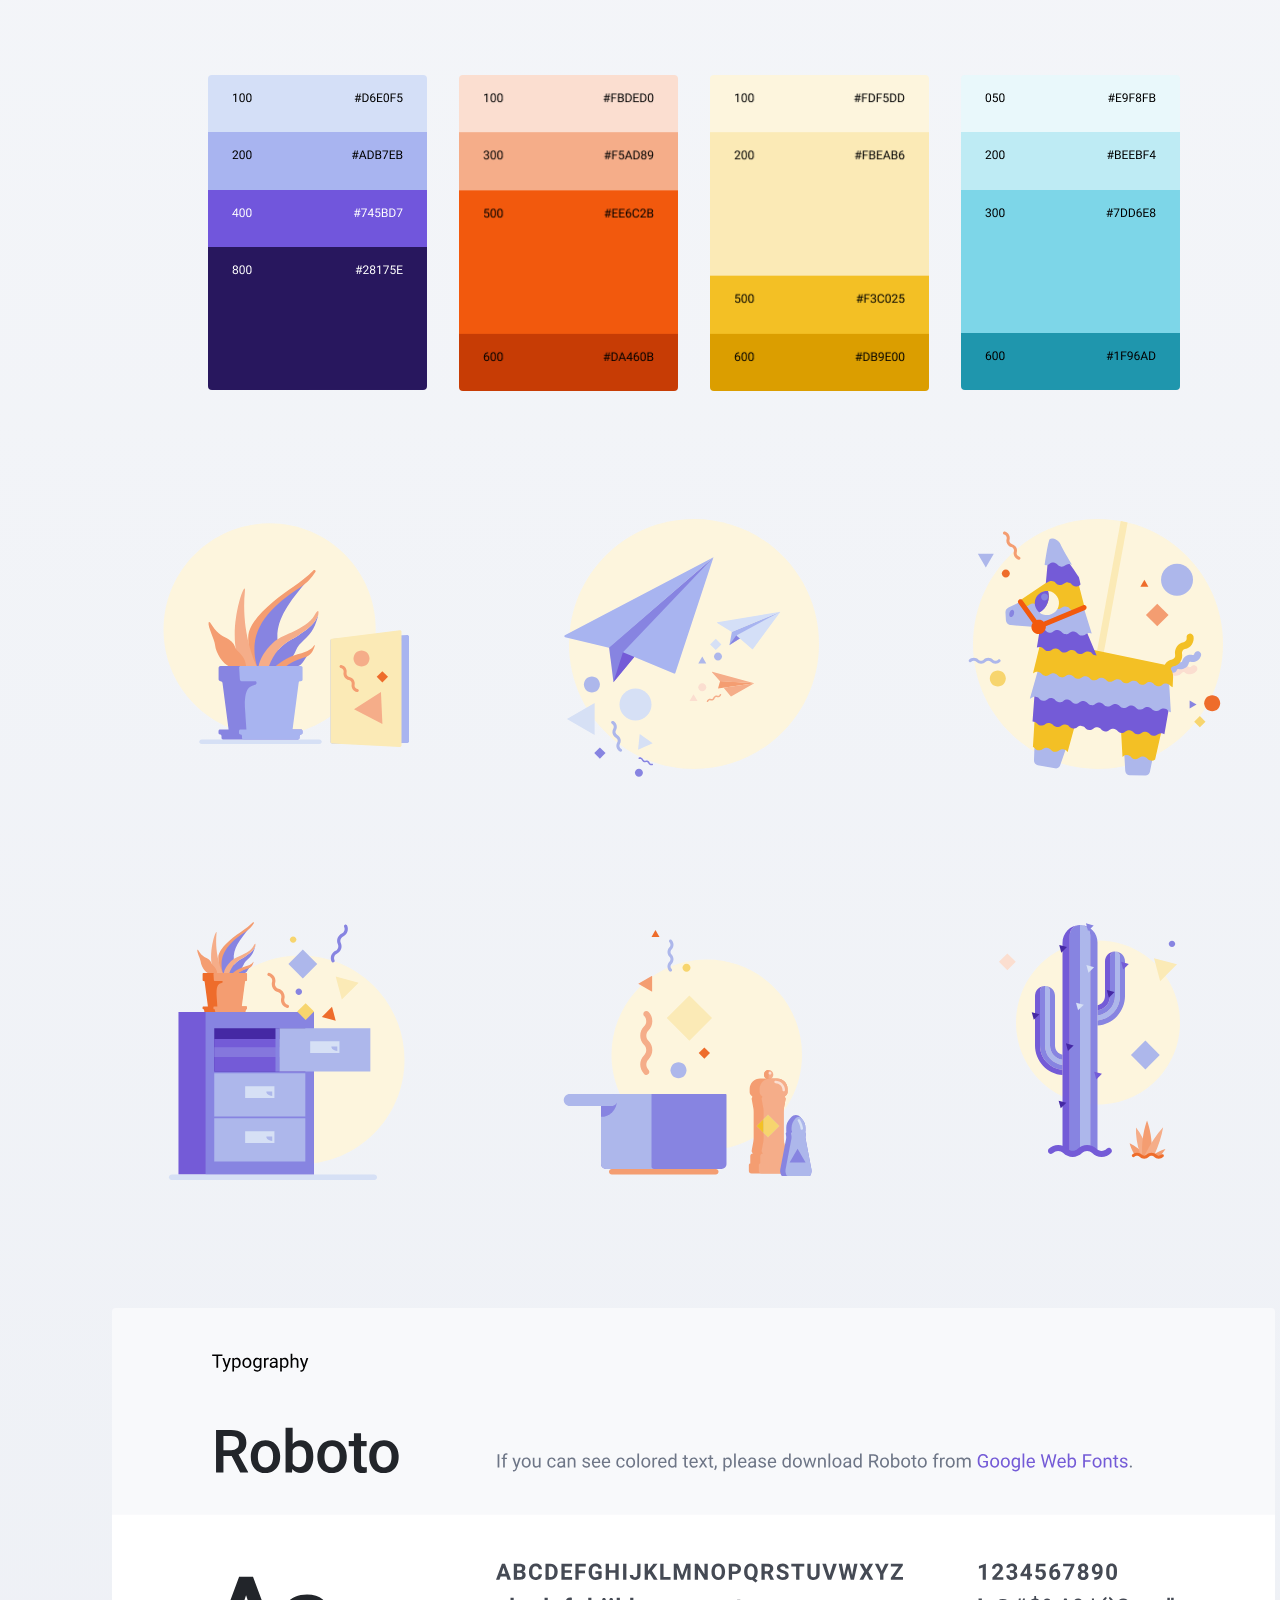
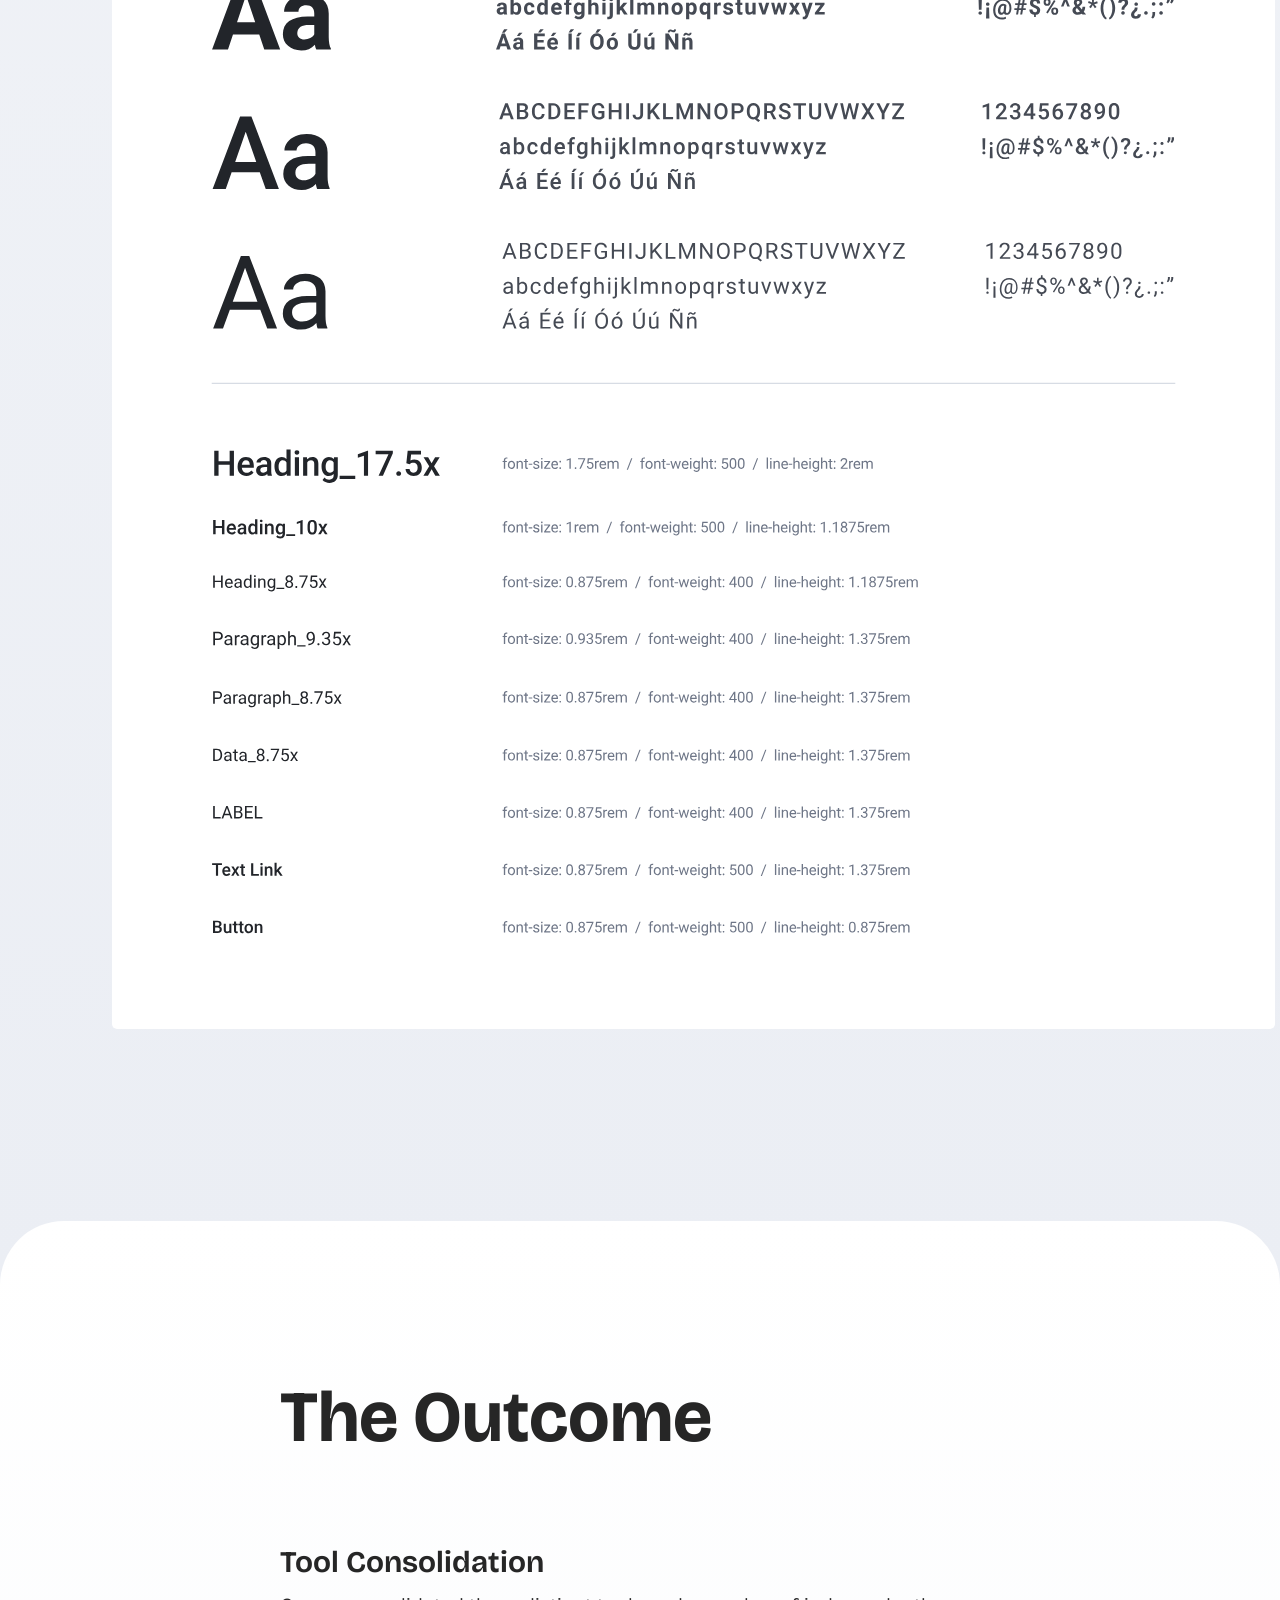
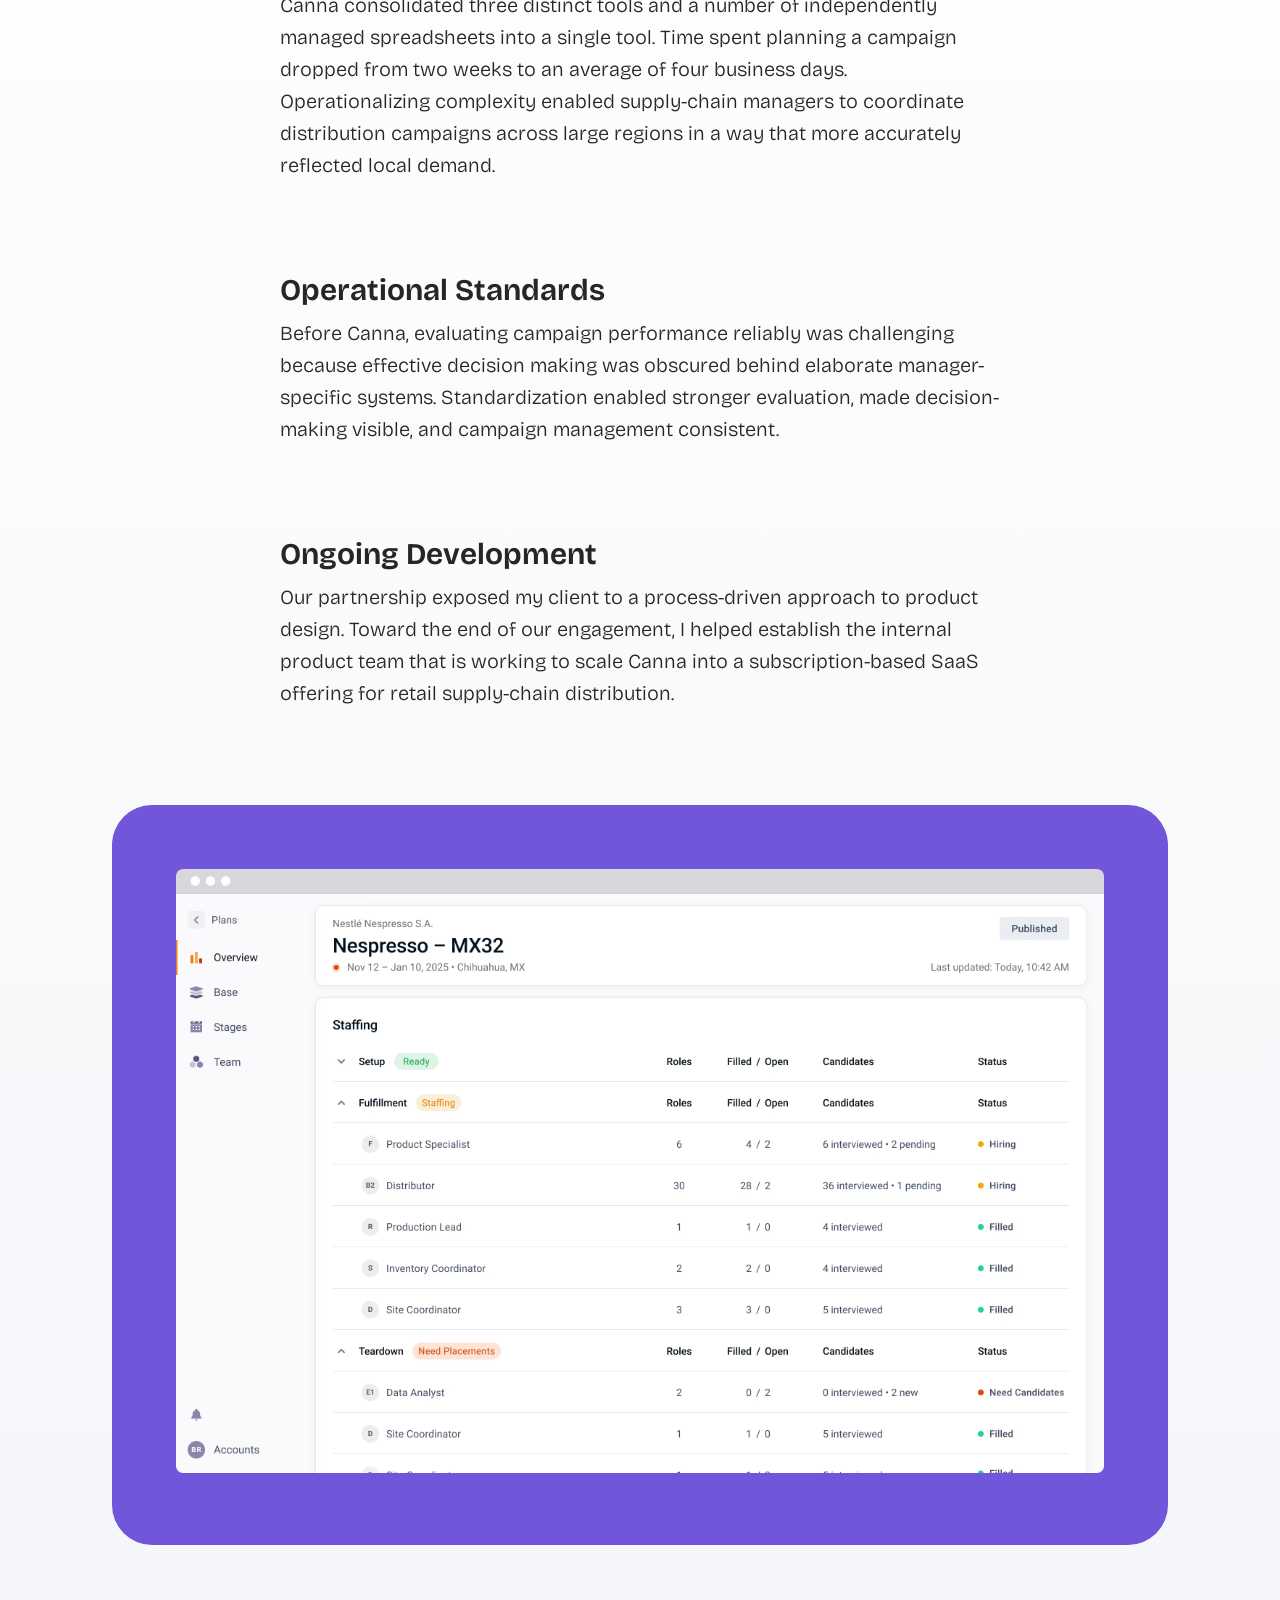
<file: work/canna/canna.html>
<!DOCTYPE html>
<html lang="en">

<head>
    <meta charset="UTF-8">
    <meta name="viewport" content="width=device-width, initial-scale=1.0">
    <title>Canna Case Study - Steven Woo</title>
    <link rel="icon" type="image/x-icon" href="../../resources/ico/favicon.ico">
    <link rel="stylesheet" href="../resources/case-study-styles.css">
    <link rel="stylesheet" href="../../resources/styles.css">
    <link rel="stylesheet" href="resources/styles-canna.css">
    <link rel="preconnect" href="https://fonts.googleapis.com">
    <link rel="preconnect" href="https://fonts.gstatic.com" crossorigin>
    <link href="https://fonts.googleapis.com/css2?family=Bricolage+Grotesque:opsz,wdth,wght@12..96,75..100,200..800&display=swap" rel="stylesheet">
</head>

<body>

    <header id="top" class="site-header">
        <div class="nav-wrapper">
            <a href="../../index.html"><img class="logo-woo" src="../../resources/images/img-logo-woo.svg"></a>

            <!-- Mobile menu button -->
            <button class="menu-toggle" aria-expanded="false" aria-controls="primary-nav" aria-label="Toggle menu">
                ☰
            </button>

            <!-- Navigation links -->
            <nav id="primary-nav" class="nav-links">
                <a href="../../index.html#services">Services</a>
                <a href="../../index.html#work">Work</a>
                <a href="../../index.html#meet-steven">Meet Steven</a>
                <a href="../../index.html#get-in-touch">Get in Touch</a>
            </nav>
        </div>
    </header>


    <!---------------------->
    <!-- ///// HERO ///// -->
    <!---------------------->
    <section class="hero-cs">
        <div class="hero-container">
            <h1>Canna: Standardizing Distribution Campaign Operations</h1>
            <p class="subtitle">A Product Design Consultant Case Study</p>
        </div>
    </section>

    <!--------------------------->
    <!-- /////  OVERVIEW ///// -->
    <!--------------------------->

    <section>
        <div class="project-info">
            <div class="project-details">
                
                <div class="item-1">
                    <!-- <h4>Company</h4> -->
                    <p>WOO Creative Design Client</p>
                </div>
                
                <div class="item-2">
                    <!-- <h4>Role</h4> -->
                    <p>UX Design Consultant</p>
                </div>

                <div class="item-3">
                    <!-- <h4>Scope</h4> -->
                    <p>Product Design</p>
                </div>

                <div class="item-4">
                    <!-- <h4>Timeline</h4> -->
                    <p>Eight-month Engagement</p>
                </div>
            </div>
        </div>

        
    </section>

    <!------------------------------>
    <!-- ///// BODY CONTENT ///// -->
    <!------------------------------>
        
    <section class="canvas">
        <div class="canvas"> 
            <div class="band">
                <div class="content">
                    <div class="stack">
                        <div class="choke">
                            <h2>Overview</h2>
                            <p class="intro">Over an eight-month client engagement, I designed and shipped a product MVP that gave retail supply-chain managers a tool for coordinating contracted field teams in their product distribution campaigns.</p>
                            
                            <h3>The Challenge</h3>
                            <p>Before Canna, my client’s operations relied on an elaborate system of internal tools and spreadsheets to plan campaigns and schedule locally-contracted distributors to run them. The challenge was to translate these separate workflows into a single tool capable of handling the complexities of scheduling, resourcing, and managing campaign lifecycles.</p>

                            <h3>What I Did</h3>
                            <p>I led a phased design process that let the product’s vision and execution strategy emerge directly out of my client’s operational needs. I used wireframes and prototypes to explore and test ideas with campaign managers in a process that allowed user insights to drive the tool’s direction. </p>

                            <h3>Where We Landed</h3>
                            <p>Canna brought siloed manager-specific workflows into alignment under a shared operational tool. Standardization established a tangible baseline that made campaign performance easier to evaluate and optimize.</p>
                        </div>
                    </div>
                </div>
            </div>

            <div class="band-alt">
                <div class="content">
                    <div class="stack">
                        <img src="resources/images/img-wires.avif">
                    </div>
                </div>
            </div>
            
            <div class="band">
                <div class="content">
                    <div class="stack">
                        <div class="choke">
                            <h2>How We Got There</h2>
                            <p class="intro">Our partnership began with onboarding and discovery activities anchored in business and process interview sessions.</p>

                            <h3>What I Did</h3>
                            <p>I organized quotes into themes to add structure to exploration, then developed a journey map that visualized the management experience across a typical campaign lifecycle.</p>

                            <h3>How It Worked</h3>
                            <p>Discovery artifacts gave us a broad understanding of the problem space and room to evaluate tradeoffs associated with generic off-the-shelf solutions. I assembled features and flows into a formal architecture that brought clarity to the tool’s scope, execution strategy and design roadmap.</p>

                            <h3>Why It Mattered</h3>
                            <p>Discovery set the stage for incremental design and testing cycles with campaign managers that focused exploration on practical campaign challenges. Early alignment on scope let us move fast, and testing small before committing big kept risk low.</p>

                        </div>

                        <div class="matte">
                            <img src="resources/images/img-discussionmap.avif">
                        </div>

                        <div class="matte">
                            <img src="resources/images/img-journeymap.avif">
                        </div>

                        <div class="matte">
                            <img src="resources/images/img-sitemap.avif">
                        </div>

                    </div>
                </div>
            </div>

            <div class="band">
                <div class="content">
                    <div class="stack">
                        <div class="choke">
                            <h2>What Emerged</h2>
                            <p class="intro">This small collection of artifacts offers a representation of the work I produced that led to our MVP.</p>

                            <h3>Wireframes</h3>
                            <p>Using the site map, I created low-fidelity wireframes to further define the structure of the tool, its interface components, and basic information architecture. These were key in maintaining alignment across the project team.</p>
                        </div>

                        <div class="matte-alt">
                            <img src="resources/images/img-wireframes.avif">
                        </div>
                    </div>  
                        
                    <div class="stack">
                        <div class="choke">

                            <h3>Prototypes</h3>
                            <p>I validated complex interactions with managers through lightweight prototypes. Early signal gave us directional confidence as fidelity increased.</p>
                        </div>

                        <div class="matte">
                            <img src="resources/images/img-prototype.png">
                        </div>
                    </div>

                    <!-- <div class="stack">
                        <div class="choke">

                            <h3>Product Requirements</h3>
                            <p>Throughout the process, I defined functional requirements alongside designs to establish expected behaviors and give developers clear implementation guidance. This ensured elements were built as designed.</p>
                        </div>

                    </div> -->

                    <div class="stack">
                        <div class="choke">

                            <h3>Component-Based Architecture</h3>
                            <p>I structured the interface around reusable components so new workflows could be explored without repeatedly redesigning foundational patterns.</p>
                        </div>

                        <!-- PASTED FROM PREVIOUS CASE STUDY START -->
                        <div class="matte">
                            <div class="grid-components">
                                <div class="ma-components">
                                    <img class="" src="resources/images/component-01.png">
                                </div>
                                
                                <div class="ma-components">
                                    <img class="" src="resources/images/component-02.png">
                                    <img class="" src="resources/images/component-03.png">
                                    <img class="" src="resources/images/component-04.png">
                                    <img class="" src="resources/images/component-05.png">
                                    <img class="" src="resources/images/component-06.png">
                                    <img class="" src="resources/images/component-07.png">
                                </div>

                                <div class="ma-components">
                                    <img class="" src="resources/images/component-08.png">
                                    <img class="" src="resources/images/component-09.png">
                                    <img class="" src="resources/images/component-10.png">
                                </div>
                            </div>
                        </div>
                <!-- PASTED FROM PREVIOUS CASE STUDY END -->

                    </div>

                    <div class="stack">
                        <div class="choke">

                            <h3>Design System Foundations</h3>
                            <p>I designed Canna to grow with my client’s needs and established lightweight design system foundations early. Treating the system as a byproduct of our design decisions and product commitments set the stage for the next level of systematization as the tool matured.</p>
                        </div>

                        <div class="matte-alt">
                            <div class="swatchGrid">
                                <div>
                                    <img class="work-example el1 round1" src="resources/images/swatch-indigo.png">
                                </div>

                                <div>
                                    <img class="work-example el1 round1" src="resources/images/swatch-terra.png">
                                </div>

                                <div>
                                    <img class="work-example el1 round1" src="resources/images/swatch-lemon.png">
                                </div>

                                <div>
                                    <img class="work-example el1 round1" src="resources/images/swatch-zuma.png">
                                </div>
                            </div>
                        </div>

                        <div class="matte-alt">
                            <div class="illustrationGrid">
                                <div>
                                    <img class="work-example" src="resources/images/il-welcome.svg">
                                </div>

                                <div>
                                    <img class="work-example" src="resources/images/il-published.svg">
                                </div>

                                <div>
                                    <img class="work-example" src="resources/images/il-favorites.svg">
                                </div>

                                <div>
                                    <img class="work-example" src="resources/images/il-archived.svg">
                                </div>

                                <div>
                                    <img class="work-example" src="resources/images/il-drafts.svg">
                                </div>

                                <div>
                                    <img class="work-example" src="resources/images/il-cactus.svg">
                                </div>
                            </div>
                        </div>

                        <div class="matte-alt">
			                <img class="work-example round1 el1" src="resources/images/ds-typography.svg">
		                </div>

                    </div>
                </div>
            </div>

            <div class="band">
                <div class="content">
                    <div class="stack">
                        <div class="choke">
                            <h2>The Outcome</h2>

                            <h3>Tool Consolidation</h3>
                            <p>Canna consolidated three distinct tools and a number of independently managed spreadsheets into a single tool. Time spent planning a campaign dropped from two weeks to an average of four business days. Operationalizing complexity enabled supply-chain managers to coordinate distribution campaigns across large regions in a way that more accurately reflected local demand.</p>

                            <h3>Operational Standards</h3>
                            <p>Before Canna, evaluating campaign performance reliably was challenging because effective decision making was obscured behind elaborate manager-specific systems. Standardization enabled stronger evaluation, made decision-making visible, and campaign management consistent.</p>

                            <h3>Ongoing Development</h3>
                            <p>Our partnership exposed my client to a process-driven approach to product design. Toward the end of our engagement, I helped establish the internal product team that is working to scale Canna into a subscription-based SaaS offering for retail supply-chain distribution.</p>
                        </div>

                        <div class="matte">
                            <img class="work-example round1 el1" src="resources/images/img-canna-dsk-overview.avif">
		                </div>

                        <div class="matte">
                            <img class="work-example round1 el1" src="resources/images/img-canna-dsk-se.avif">
		                </div>

                        <div class="matte">
			                <img class="work-example round1 el1" src="resources/images/img-canna-dsk.avif">
                        </div>

                    </div>
                </div>
            </div>
    </section>

    <div class="canvas">
        <div class="bottom-nav content-center">
            <div class="hero-content content">
                <h3 class="title">Available For Hire</h3>
                    <p class="bricolage-grotesque-display-sub">Ready to level up your next project? Let's talk.</p>
                    
                <div class="poop">
                    <div class="chip-email">
                        <p class="card-title" id="email-text">steven@stevenwoo.com</p>
                        <button type="button" id="copy-email-btn">Copy</button>
                    </div>
                </div>
                
                <a href="../../index.html#work"><button type="button">Return to Work</button></a>

                <a href="#top"><button type="button">Back to Top</button></a>

            </div>
        </div>
    </div>     

    <footer>
        <div class="content-center">
            <p>&copy; Copyright – Steven WOO! All rights reserved. Version 6.0
            </p>
        </div>
    </footer>

</body>

</html>
</file>
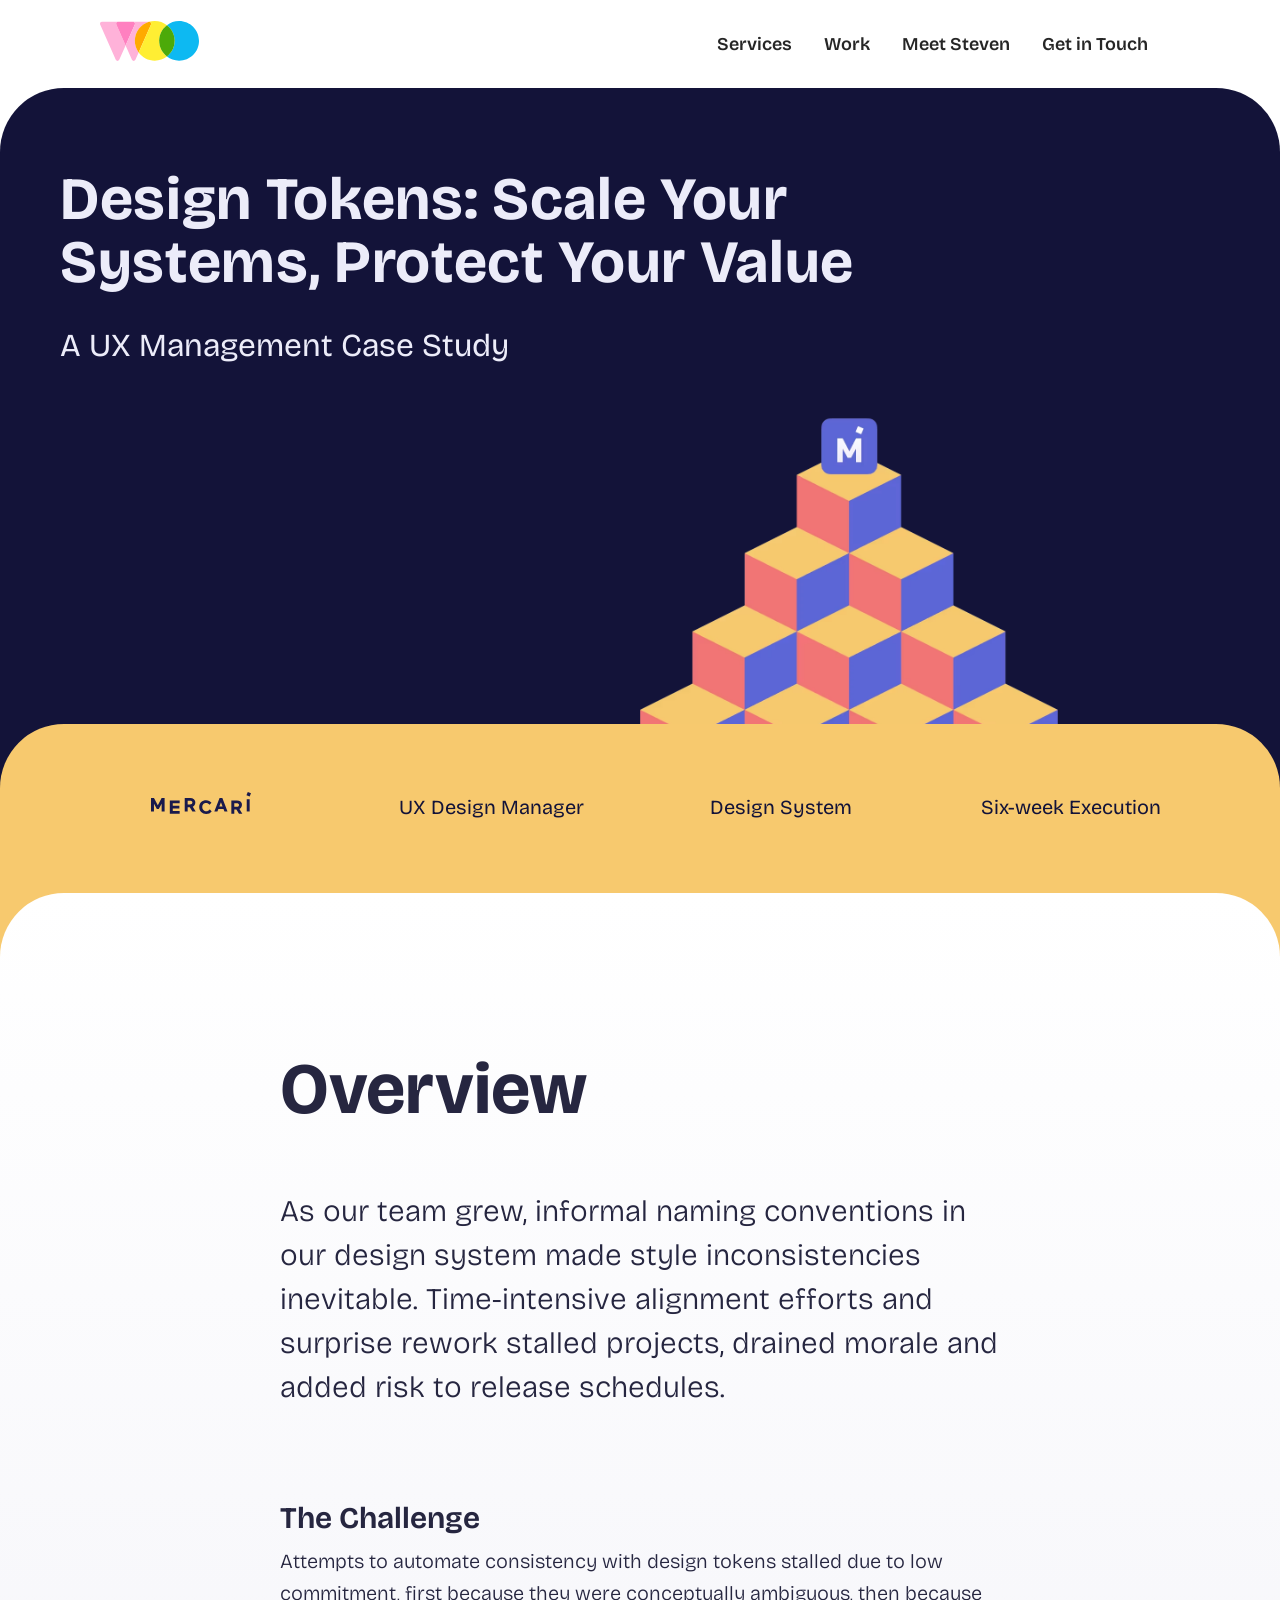
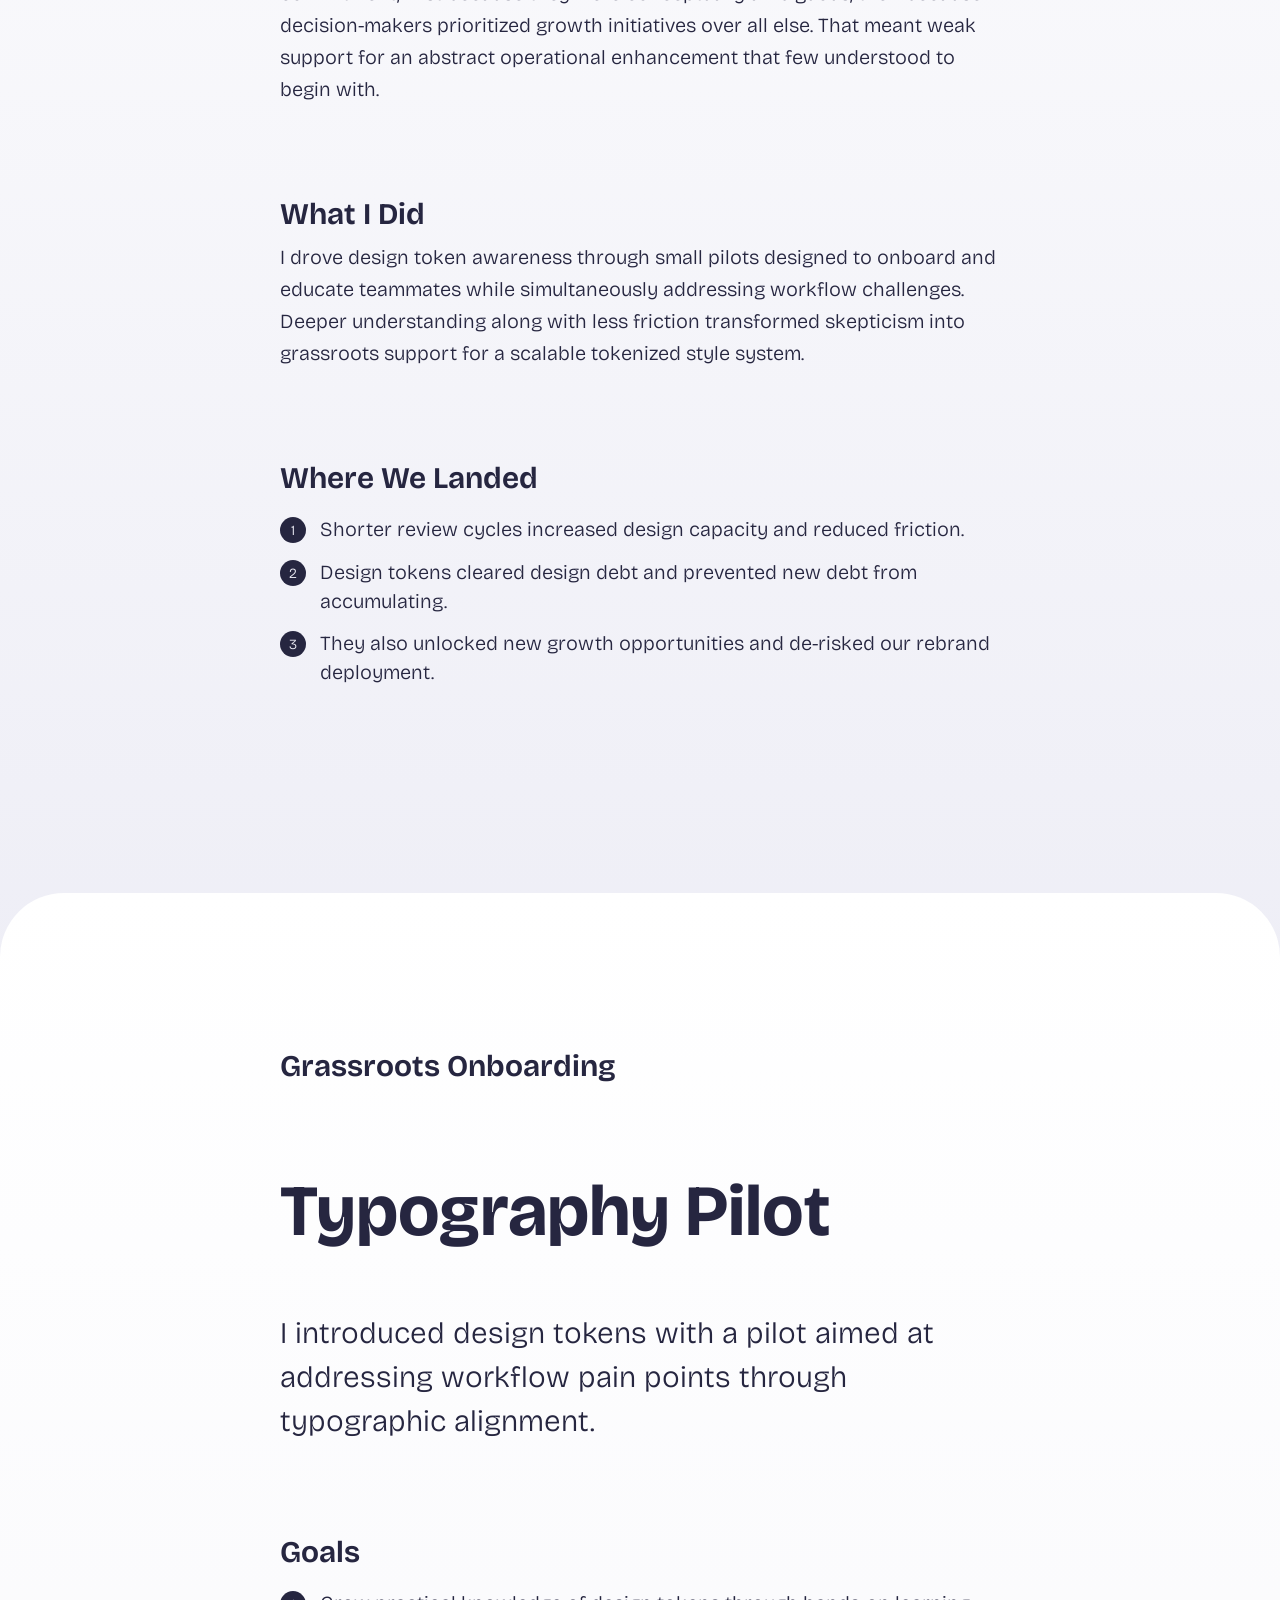
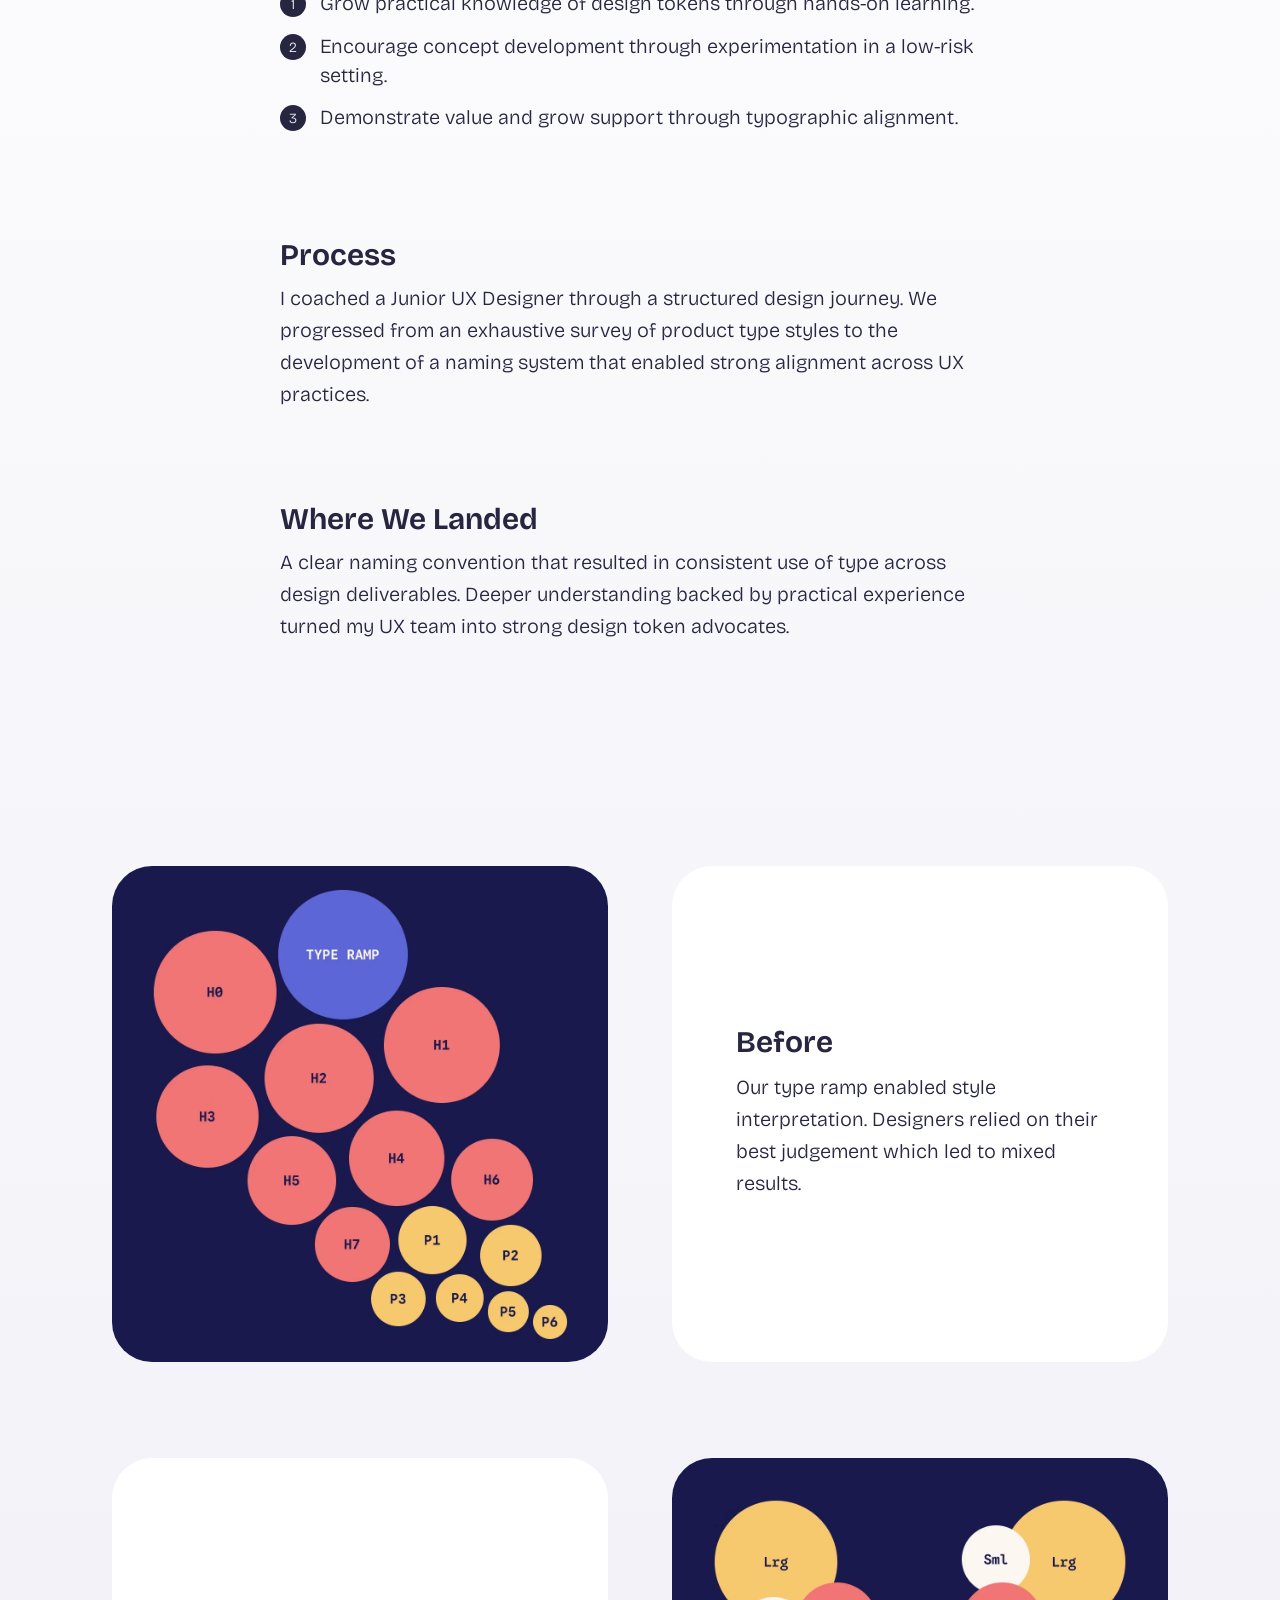
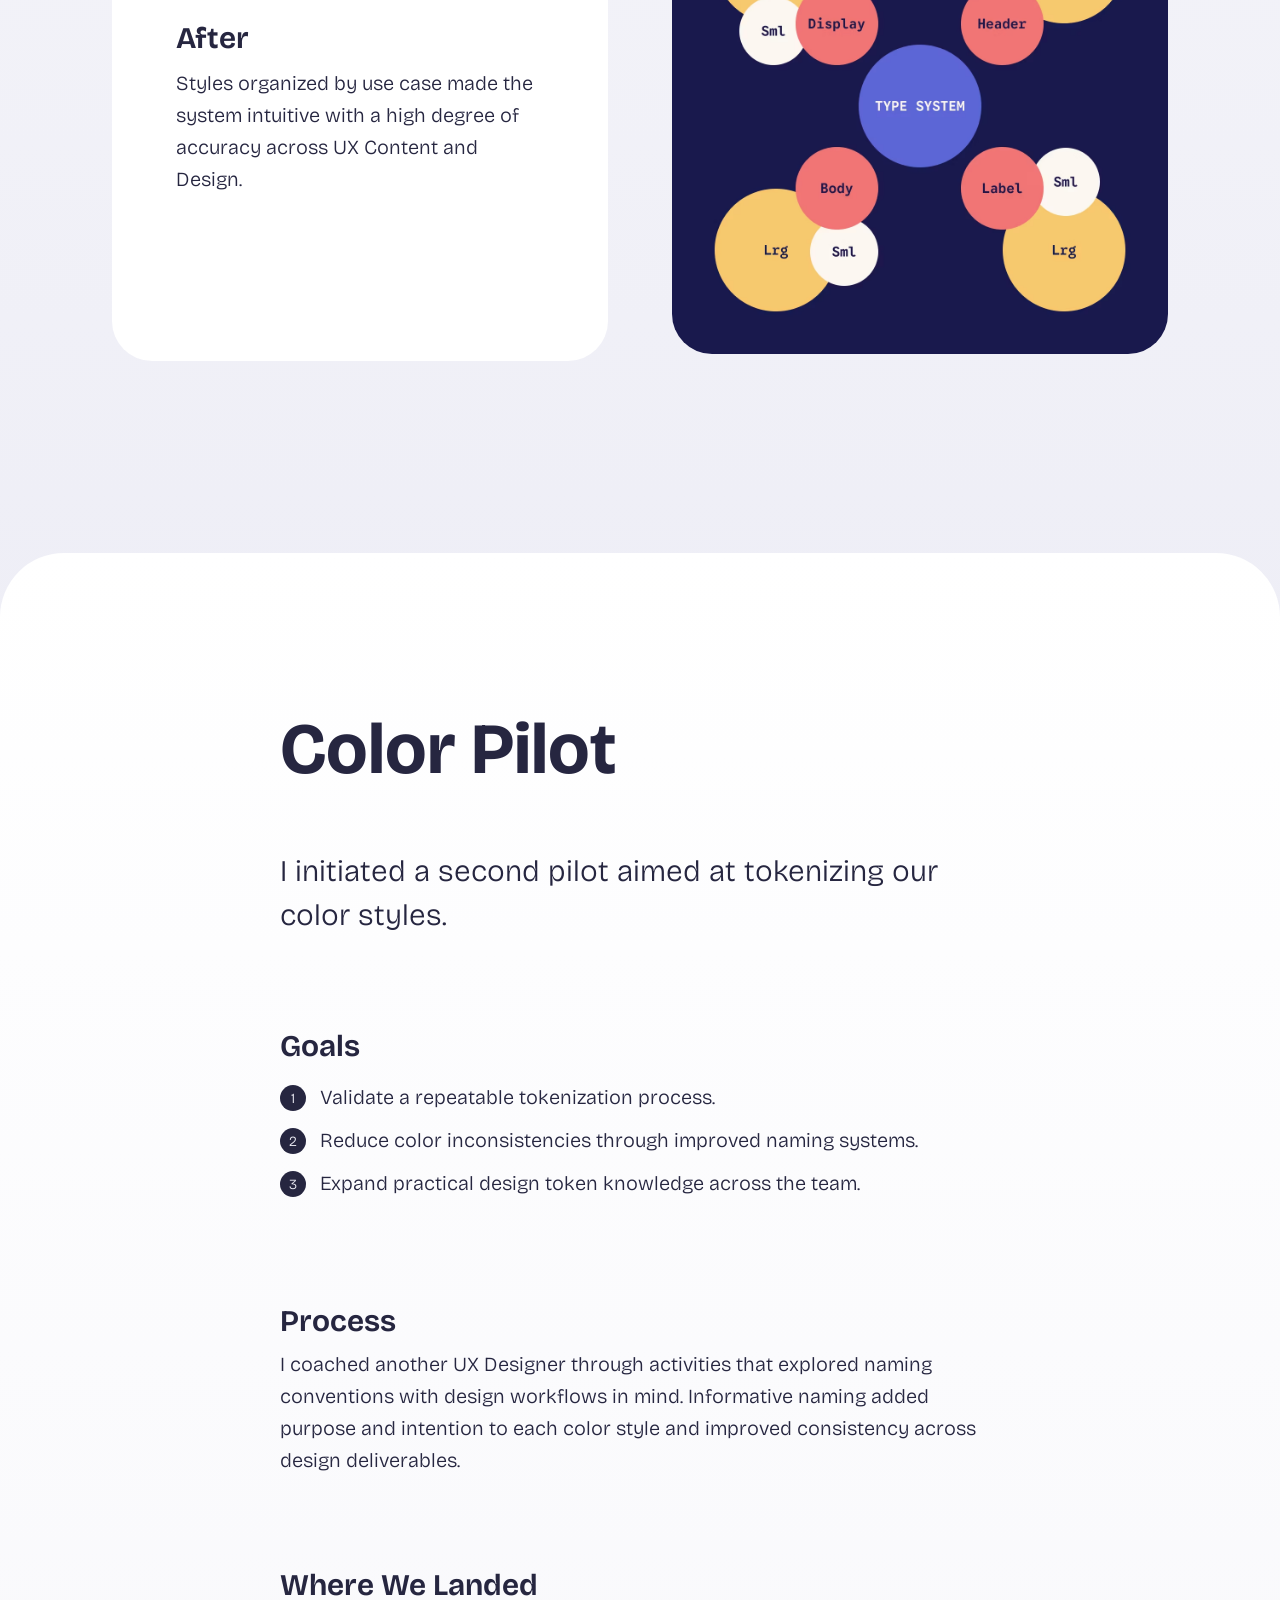
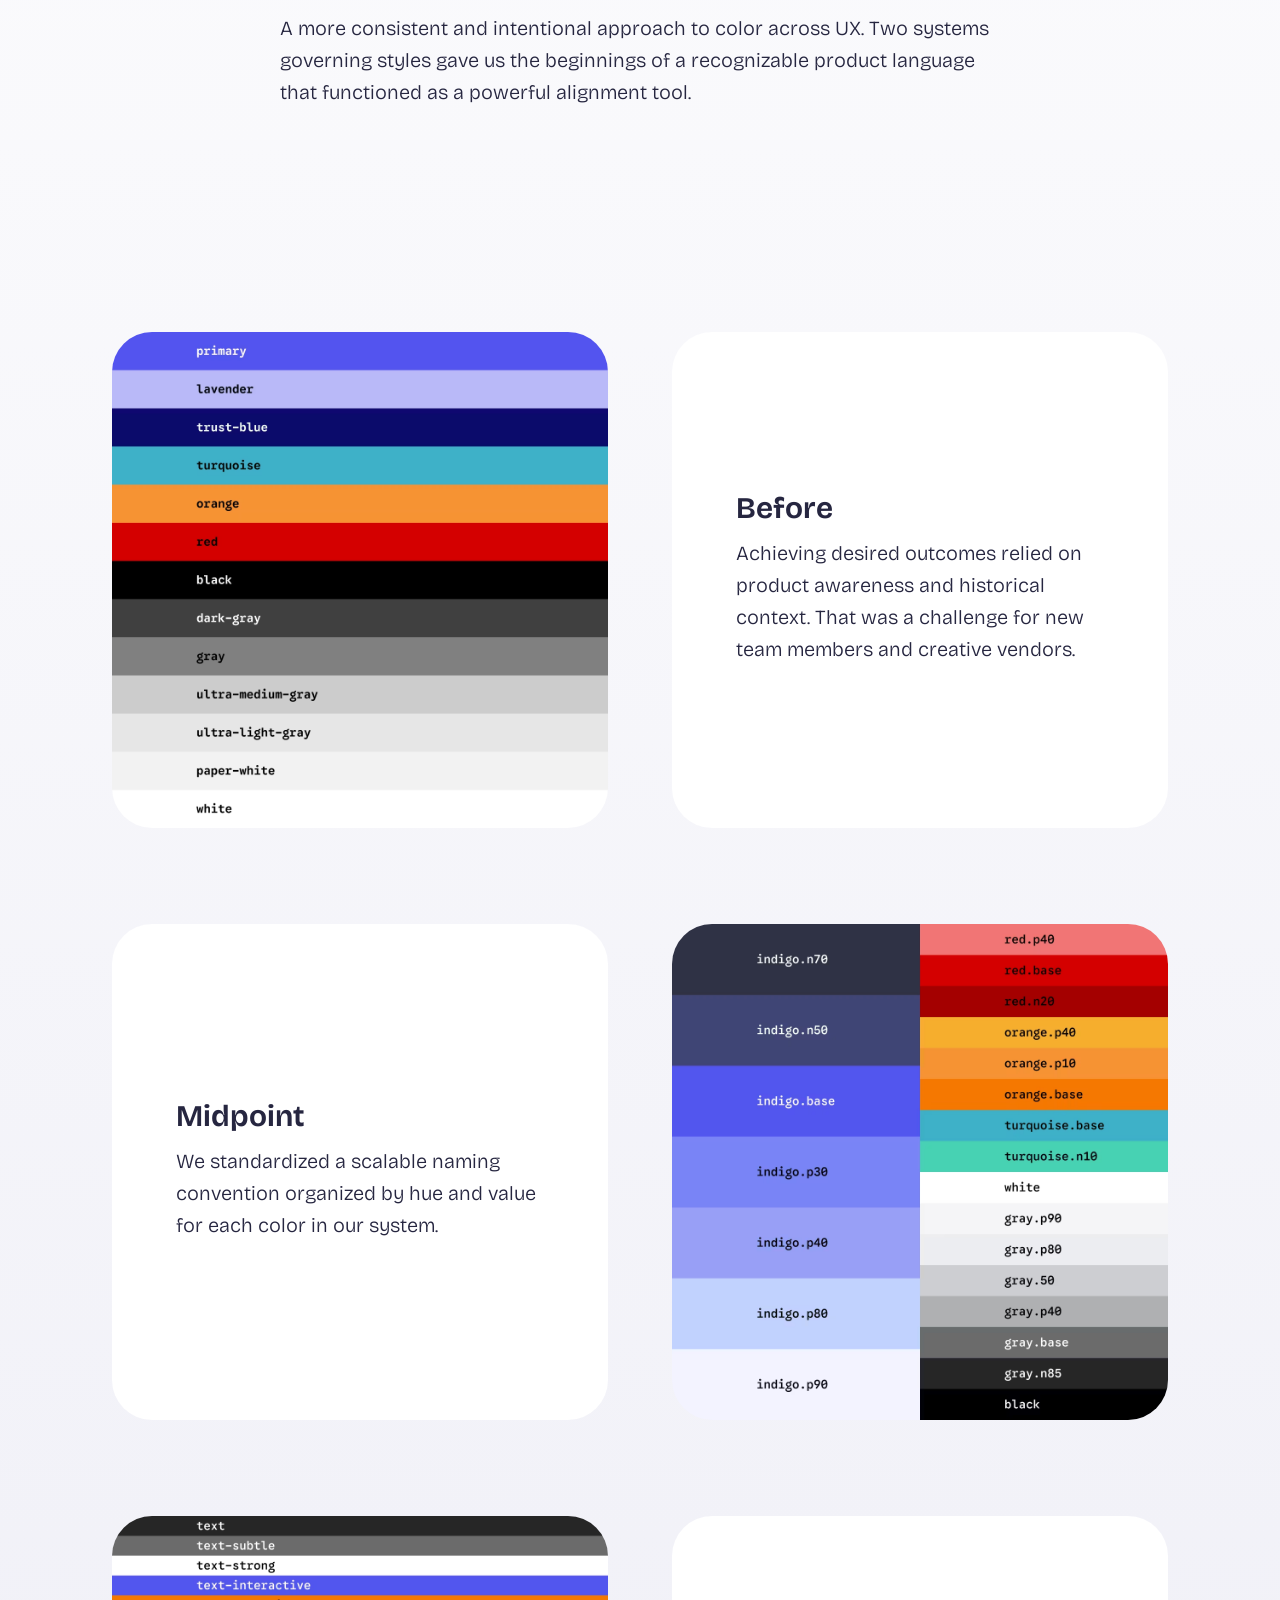
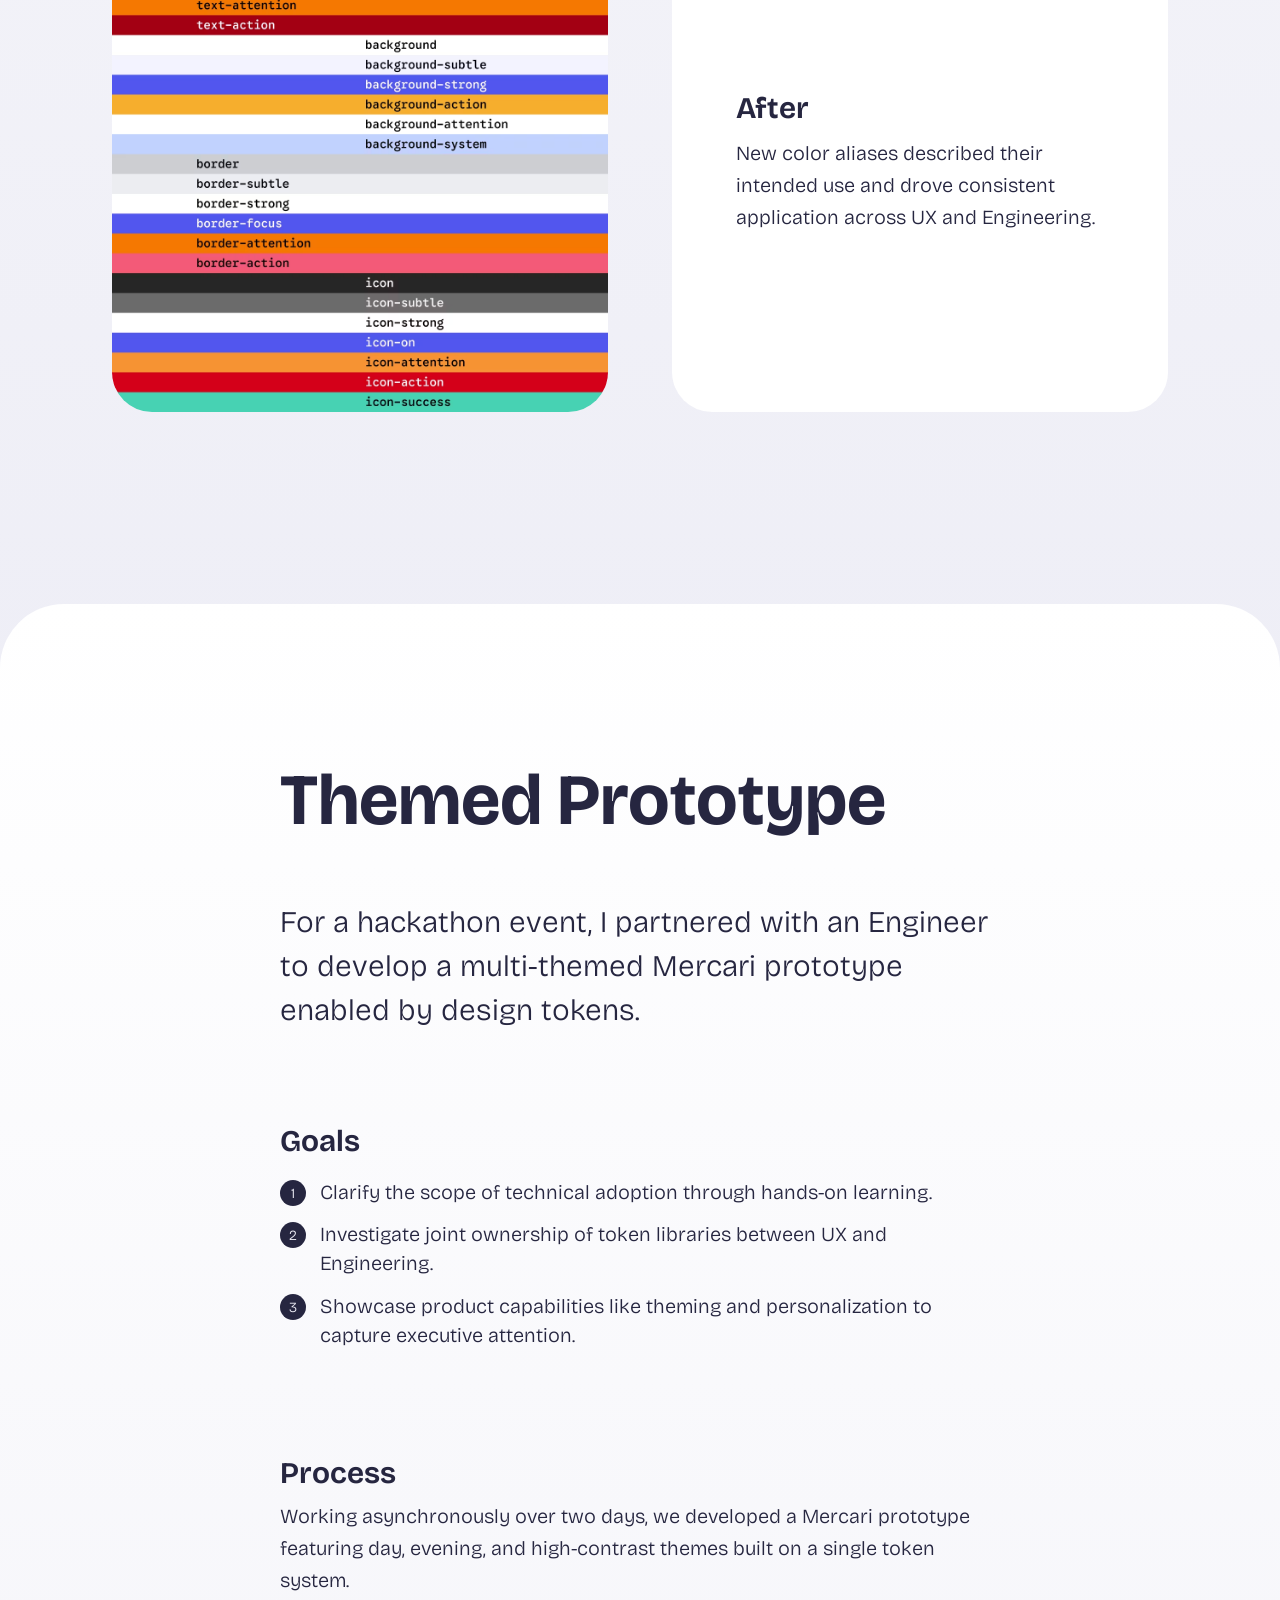
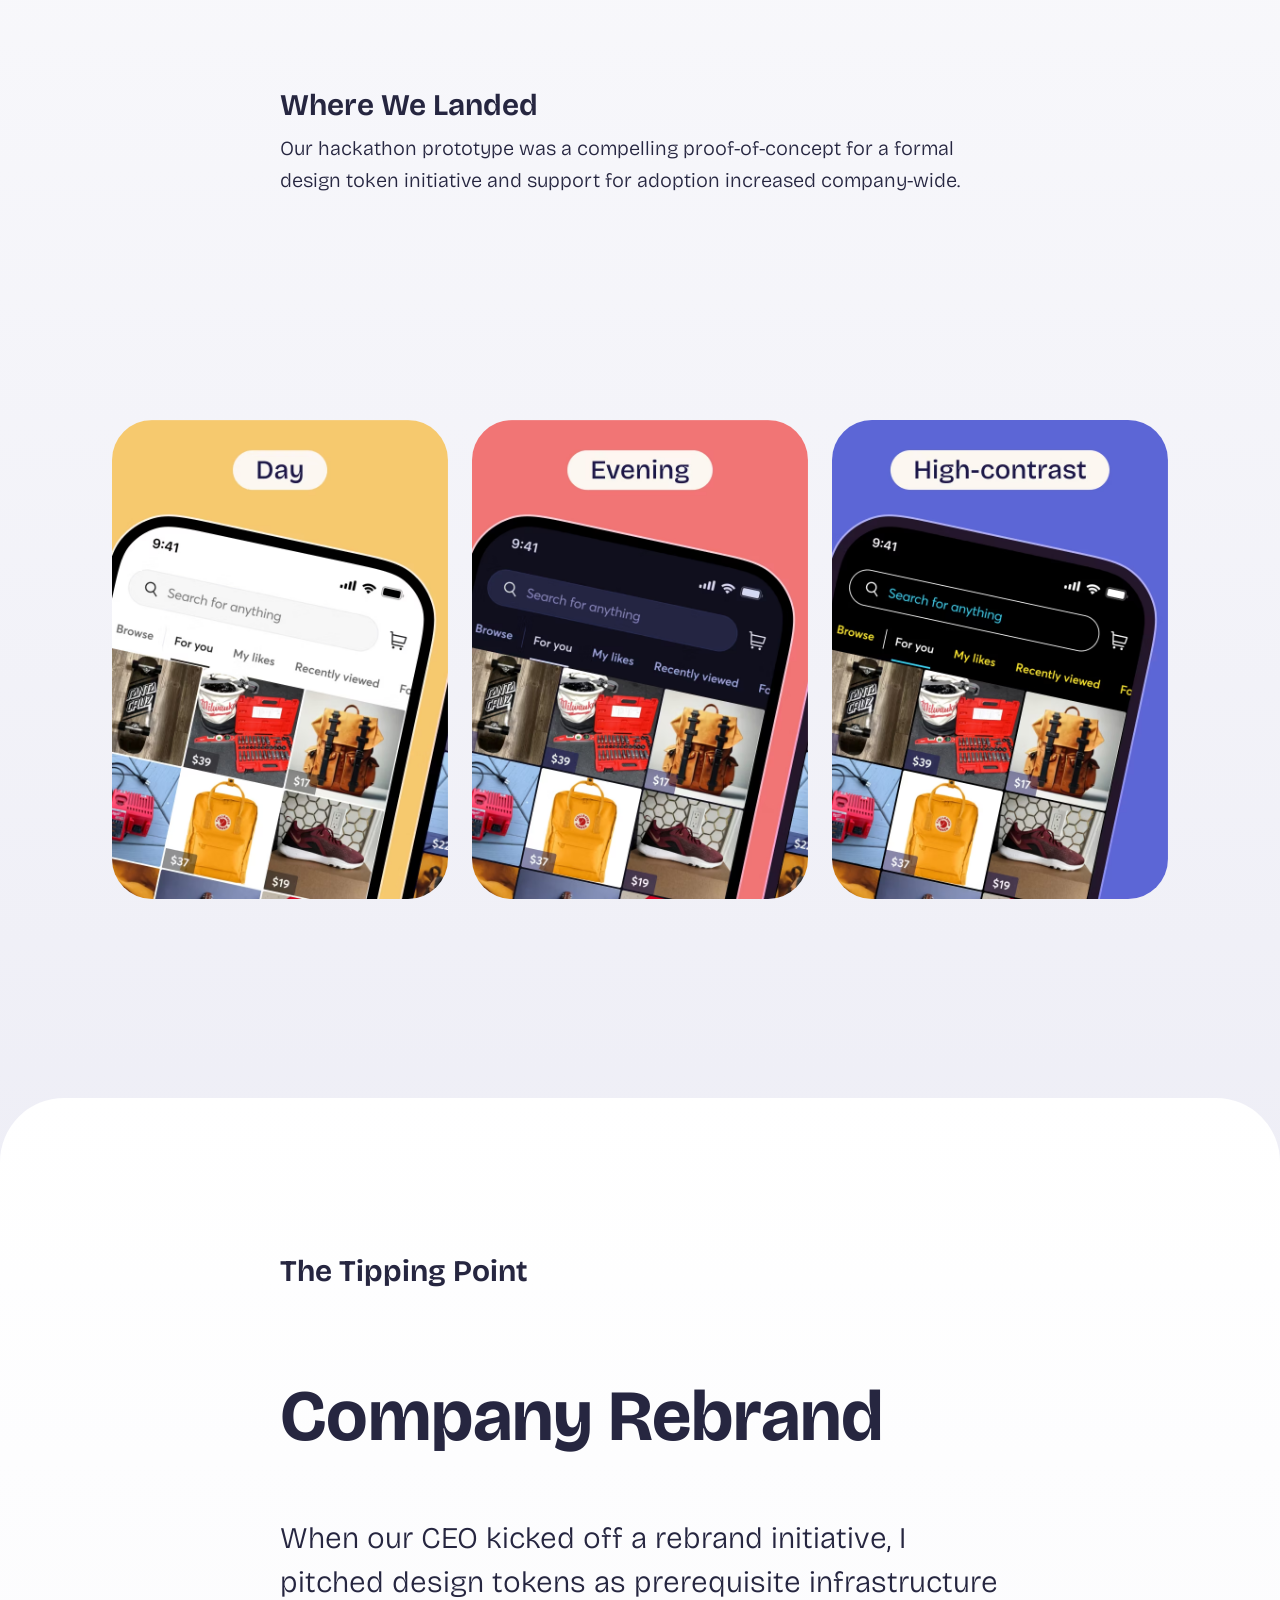
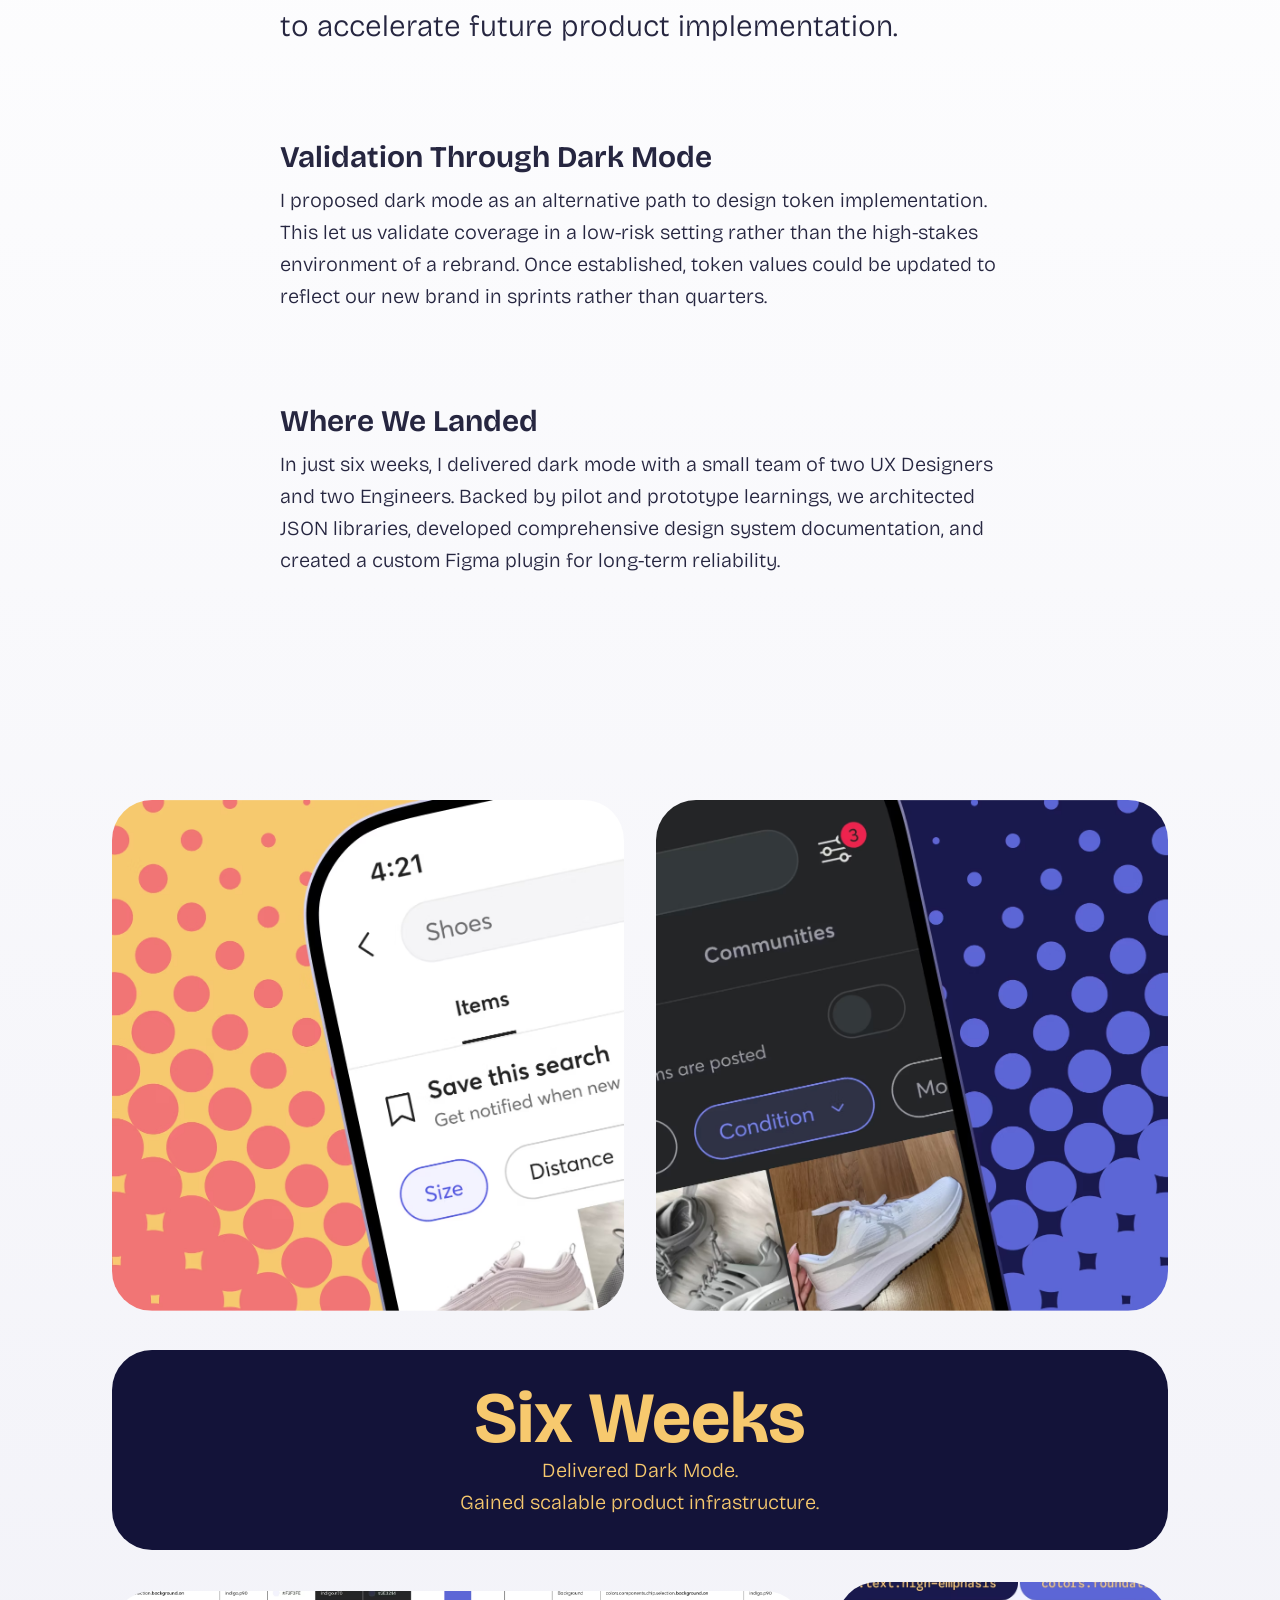
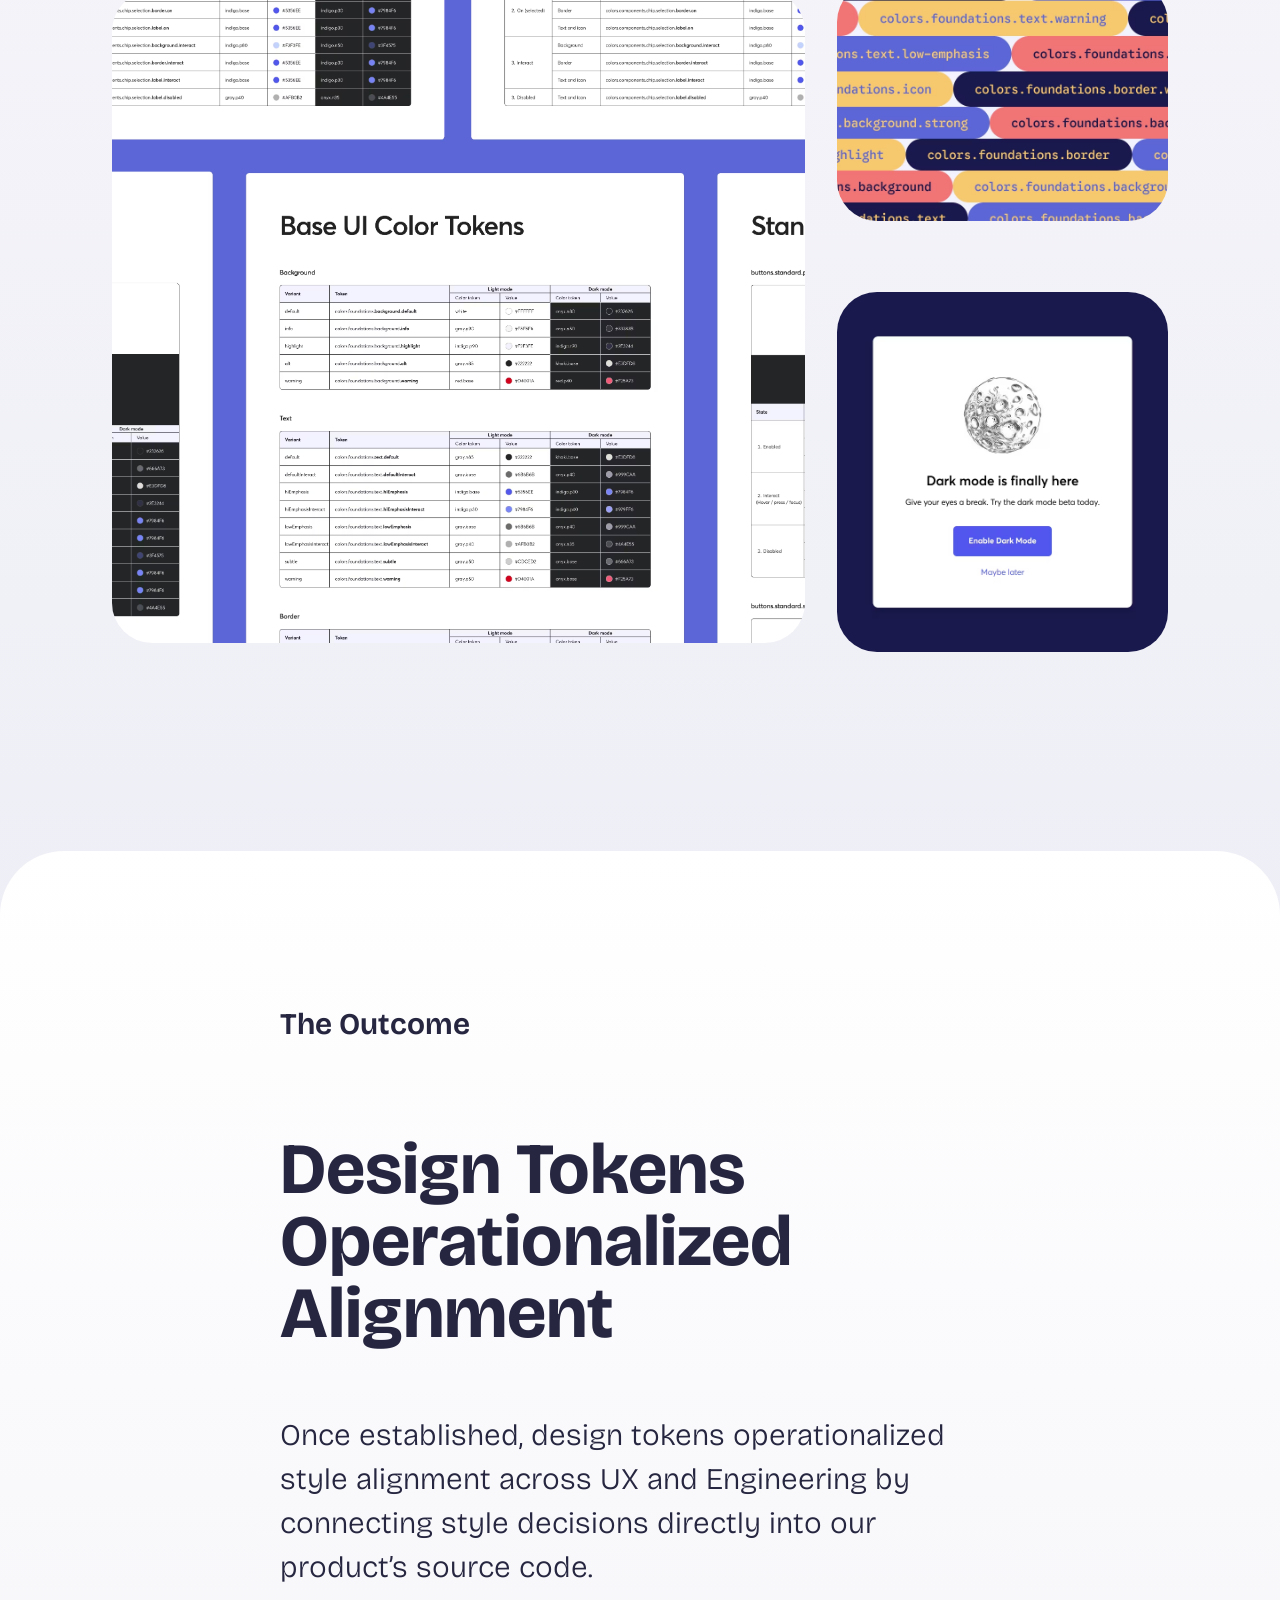
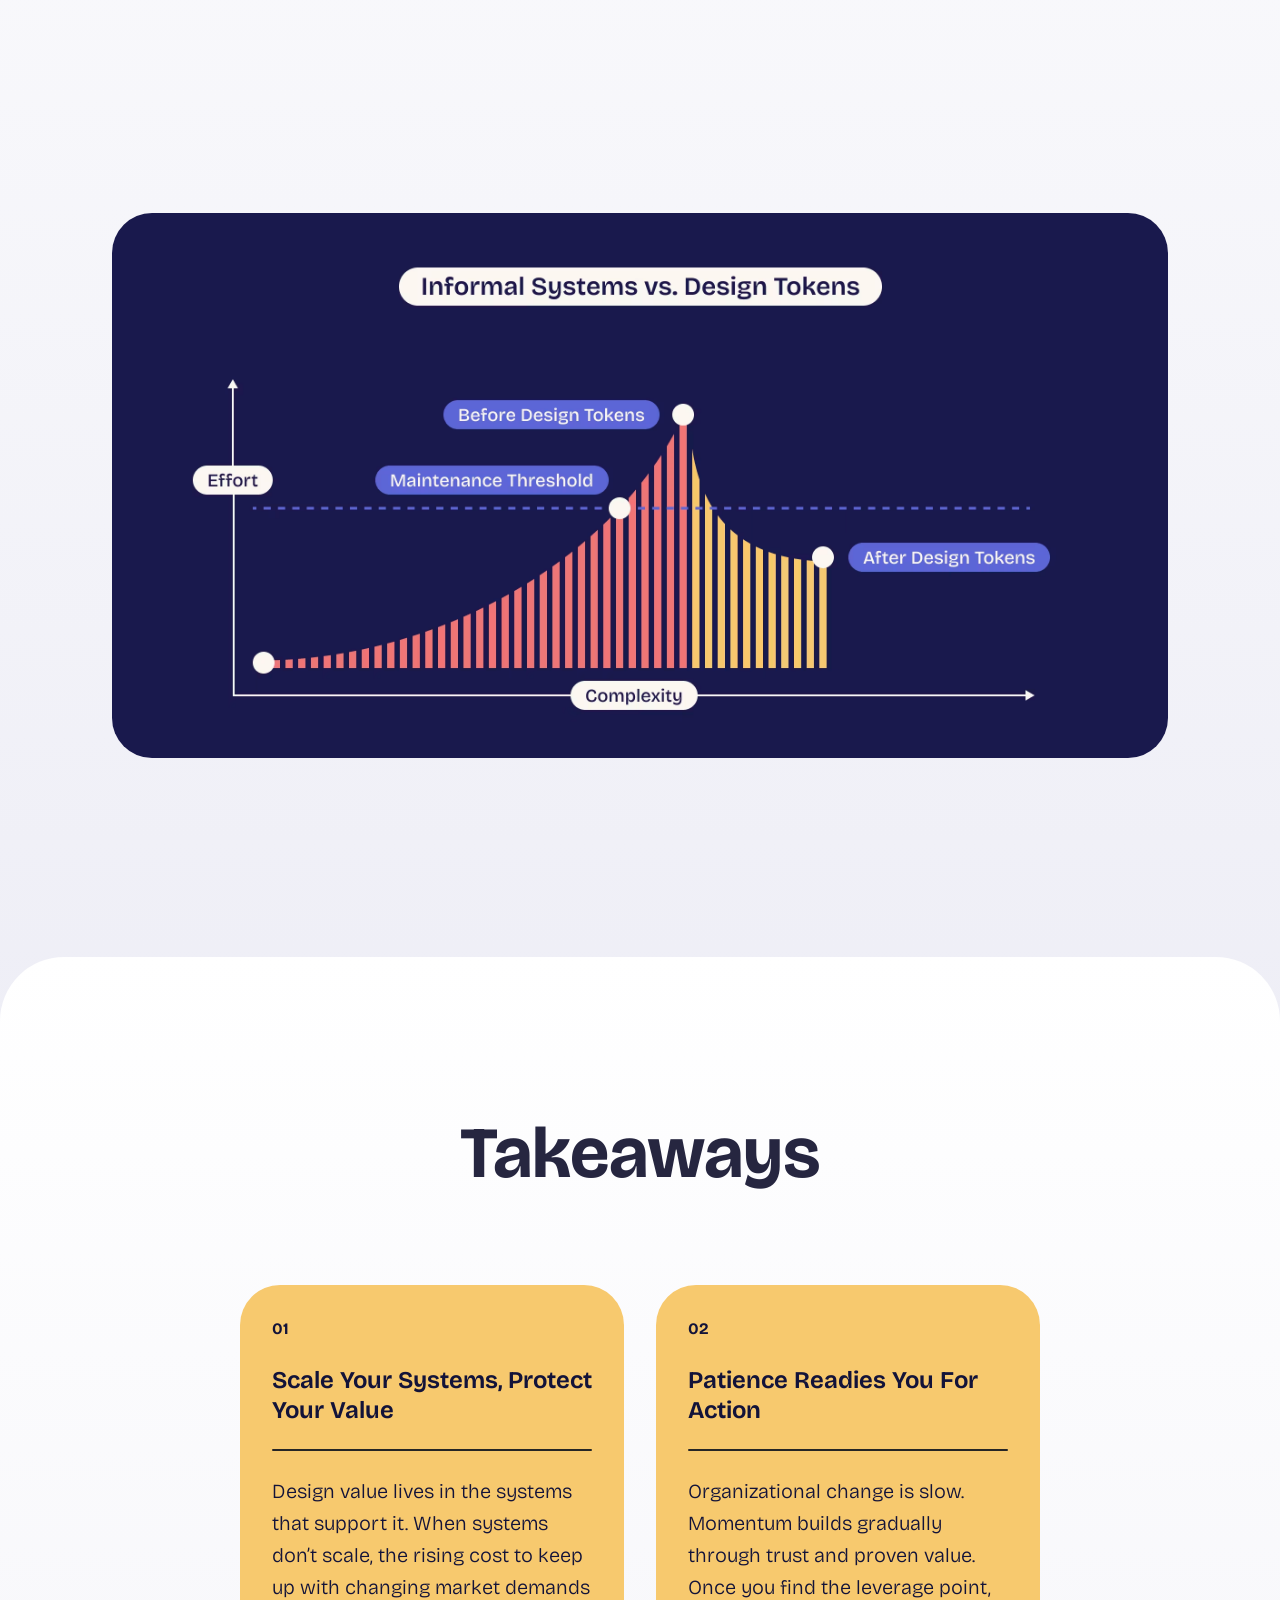
<file: work/design-tokens/design-tokens.html>
<!DOCTYPE html>
<html lang="en">

<head>
    <meta charset="UTF-8">
    <meta name="viewport" content="width=device-width, initial-scale=1.0">
    <title>Design Tokens Case Study - Steven Woo</title>
    <link rel="icon" type="image/x-icon" href="../../resources/ico/favicon.ico">
    <link rel="stylesheet" href="../resources/case-study-styles.css">
    <link rel="stylesheet" href="../../resources/styles.css">
    <link rel="stylesheet" href="resources/styles-design-tokens.css">
    <link rel="preconnect" href="https://fonts.googleapis.com">
    <link rel="preconnect" href="https://fonts.gstatic.com" crossorigin>
    <link href="https://fonts.googleapis.com/css2?family=Bricolage+Grotesque:opsz,wdth,wght@12..96,75..100,200..800&display=swap" rel="stylesheet">
</head>

<body class="cs-design-tokens">

    <!--------------------------------------->
    <!-- ///// ///// NAVIGATION ///// /////-->
    <!--------------------------------------->

    <header id="top" class="site-header">
        <div class="nav-wrapper">
            <a href="../../index.html"><img class="logo-woo" src="../../resources/images/img-logo-woo.svg"></a>

            <!-- Mobile menu button -->
            <button class="menu-toggle" aria-expanded="false" aria-controls="primary-nav" aria-label="Toggle menu">
                ☰
            </button>

            <!-- Navigation links -->
            <nav id="primary-nav" class="nav-links">
                <a href="../../index.html#services">Services</a>
                <a href="../../index.html#work">Work</a>
                <a href="../../index.html#meet-steven">Meet Steven</a>
                <a href="../../index.html#get-in-touch">Get in Touch</a>
            </nav>
        </div>
    </header>


    <!---------------------->
    <!-- ///// HERO ///// -->
    <!---------------------->
    <section class="hero-cs">
        <div class="hero-container">
            <h1>Design Tokens: Scale Your Systems, Protect Your Value</h1>
            <p class="subtitle">A UX Management Case Study</p>
        </div>
    </section>

    <!--------------------------->
    <!-- /////  OVERVIEW ///// -->
    <!--------------------------->

    <section>
        <div class="project-info">
            <div class="project-details">
                
                <div class="item-1">
                    <!-- <h4>Company</h4> -->
                    <img src="resources/images/logo.svg" alt="Mercari Logo">
                </div>
                
                <div class="item-2">
                    <!-- <h4>Role</h4> -->
                    <p>UX Design Manager</p>
                </div>

                <div class="item-3">
                    <!-- <h4>Scope</h4> -->
                    <p>Design System</p>
                </div>

                <div class="item-4">
                    <!-- <h4>Timeline</h4> -->
                    <p>Six-week Execution</p>
                </div>
            </div>
        </div>

        
    </section>

    <!------------------------------>
    <!-- ///// BODY CONTENT ///// -->
    <!------------------------------>
        
    <section class="canvas">
        <div class="canvas"> 
            <div class="band">
                <div class="content">
                    <div class="stack">
                        <div class="choke">
                            <h2>Overview</h2>
                            <p class="intro">As our team grew, informal naming conventions in our design system made style inconsistencies inevitable. Time-intensive alignment efforts and surprise rework stalled projects, drained morale and added risk to release schedules.</p>
                            
                            <h3>The Challenge</h3>
                            <p>Attempts to automate consistency with design tokens stalled due to low commitment, first because they were conceptually ambiguous, then because decision-makers prioritized growth initiatives over all else. That meant weak support for an abstract operational enhancement that few understood to begin with.</p>

                            <h3>What I Did</h3>
                            <p>I drove design token awareness through small pilots designed to onboard and educate teammates while simultaneously addressing workflow challenges. Deeper understanding along with less friction transformed skepticism into grassroots support for a scalable tokenized style system.</p>

                            <h3>Where We Landed</h3>
                            <ol class="custom-list">
                                <li>Shorter review cycles increased design capacity and reduced friction.</li>
                                <li>Design tokens cleared design debt and prevented new debt from accumulating.</li>
                                <li>They also unlocked new growth opportunities and de-risked our rebrand deployment.</li>
                            </ol>
                        </div>
                    </div>
                </div>
            </div>

            <div class="band">
                <div class="content">
                    <div class="stack">
                        <div class="choke">
                            <h3>Grassroots Onboarding</h3>

                            <h2>Typography Pilot</h2>
                            <p class="intro">I introduced design tokens with a pilot aimed at addressing workflow pain points through typographic alignment.</p>

                            <h3>Goals</h3>
                            <ol class="custom-list">
                                <li>Grow practical knowledge of design tokens through hands-on learning.</li>
                                <li>Encourage concept development through experimentation in a low-risk setting.</li>
                                <li>Demonstrate value and grow support through typographic alignment.</li>
                            </ol>

                            <h3>Process</h3>
                            <p>I coached a Junior UX Designer through a structured design journey. We progressed from an exhaustive survey of product type styles to the development of a naming system that enabled strong alignment across UX practices.</p>

                            <h3>Where We Landed</h3>
                            <p>A clear naming convention that resulted in consistent use of type across design deliverables. Deeper understanding backed by practical experience turned my UX team into strong design token advocates.</p>
                        </div>
                    </div>

                    <div class="stack">
                        <div class="comparison">
                            <img src="resources/images/img-type-ramp.avif">
                            <div class="caption">
                                <h3>Before</h3>
                                <p>Our type ramp enabled style interpretation. Designers relied on their best judgement which led to mixed results.</p>
                            </div>
                        </div>

                        <div class="comparison">
                            <div class="caption">
                                <h3>After</h3>
                                <p>Styles organized by use case made the system intuitive with a high degree of accuracy across UX Content and Design.</p>
                            </div>
                            <div>
                                <img src="resources/images/img-type-system.avif">
                            </div>
                        </div>
                    </div>
                </div>
            </div>

            <div class="band">
                <div class="content">
                    <div class="stack">
                        <div class="choke">
                            <h2>Color Pilot</h2>
                            <p class="intro">I initiated a second pilot aimed at tokenizing our color styles.</p>

                            <h3>Goals</h3>
                            <ol class="custom-list">
                                <li>Validate a repeatable tokenization process.</li>
                                <li>Reduce color inconsistencies through improved naming systems.</li>
                                <li>Expand practical design token knowledge across the team.</li>
                            </ol>

                            <h3>Process</h3>
                            <p>I coached another UX Designer through activities that explored naming conventions with design workflows in mind. Informative naming added purpose and intention to each color style and improved consistency across design deliverables.</p>

                            <h3>Where We Landed</h3>
                            <p>A more consistent and intentional approach to color across UX. Two systems governing styles gave us the beginnings of a recognizable product language that functioned as a powerful alignment tool.</p>
                        </div>
                    </div>

                    <div class="stack">
                        <div class="comparison">
                            <img src="resources/images/img-color-inventory.avif">
                            <div class="caption">
                                <h3>Before</h3>
                                <p>Achieving desired outcomes relied on product awareness and historical context. That was a challenge for new team members and creative vendors.</p>
                            </div>
                        </div>

                        <div class="comparison">
                            <div class="caption">
                                <h3>Midpoint</h3>
                                <p>We standardized a scalable naming convention organized by hue and value for each color in our system.</p>
                            </div>
                            <img src="resources/images/img-color-library.avif">
                        </div>

                        <div class="comparison">
                            <img src="resources/images/img-color-system.avif">
                            <div class="caption">
                                <h3>After</h3>
                                <p>New color aliases described their intended use and drove consistent application across UX and Engineering.</p>
                            </div>
                        </div>

                    </div>

                    <!-- <div class="stack">
                        <div class="showcase bento">    
                            <div class="box" style="grid-area: box-1"><img src="resources/images/img-pilot-color-screen.avif"></div>
                            <div class="box" style="grid-area: box-2"><img src="resources/images/img-pilot-color-before.avif"></div>
                            <div class="box" style="grid-area: box-3"><img src="resources/images/img-pilot-color-after.avif"></div>
                        </div>
                    </div> -->
                </div>
            </div>

            <div class="band">
                <div class="content">
                    <div class="stack">
                        <div class="choke">
                            <h2>Themed Prototype</h2>
                            <p class="intro">For a hackathon event, I partnered with an Engineer to develop a multi-themed Mercari prototype enabled by design tokens.</p>
                            
                            <h3>Goals</h3>
                            <ol class="custom-list">
                                <li>Clarify the scope of technical adoption through hands-on learning.</li>
                                <li>Investigate joint ownership of token libraries between UX and Engineering.</li>
                                <li>Showcase product capabilities like theming and personalization to capture executive attention.</li>
                            </ol>

                            <h3>Process</h3>
                            <p>Working asynchronously over two days, we developed a Mercari prototype featuring day, evening, and high-contrast themes built on a single token system.</p>

                            <h3>Where We Landed</h3>
                            <p>Our hackathon prototype was a compelling proof-of-concept for a formal design token initiative and support for adoption increased company-wide.</p>
                        </div>
                    </div>

                    <div class="stack">
                        <div class="triptic">
                            <div class="box"><img src="resources/images/img-hack-daytime.avif"></div>
                            <div class="box"><img src="resources/images/img-hack-evening.avif"></div>
                            <div class="box"><img src="resources/images/img-hack-high-contrast.avif"></div>
                        </div>
                    </div>
                </div>
            </div>

            <div class="band">
                <div class="content">
                    <div class="stack">
                        <div class="choke">
                            <h3>The Tipping Point</h3>
                            <h2>Company Rebrand</h2>
                            <p class="intro">When our CEO kicked off a rebrand initiative, I pitched design tokens as prerequisite infrastructure to accelerate future product implementation.</p>

                            <h3>Validation Through Dark Mode</h3>
                            <p>I proposed dark mode as an alternative path to design token implementation. This let us validate coverage in a low-risk setting rather than the high-stakes environment of a rebrand. Once established, token values could be updated to reflect our new brand in sprints rather than quarters.</p>

                            <h3>Where We Landed</h3>
                            <p>In just six weeks, I delivered dark mode with a small team of two UX Designers and two Engineers. Backed by pilot and prototype learnings, we architected JSON libraries, developed comprehensive design system documentation, and created a custom Figma plugin for long-term reliability.</p>
                        </div>
                    </div>

                    <div class="stack">
                        <div>
                            <div class="duo">
                                <div class="box"><img src="resources/images/img-theme-light.avif"></div>
                                <div class="box"><img src="resources/images/img-theme-dark.avif"></div>
                            </div>

                            <div class="bento-4">
                                <div class="box highlight" style="grid-area: box-1">
                                    <h2>Six Weeks</h2>
                                    <p>Delivered Dark Mode.<br>Gained scalable product infrastructure.</p>
                                </div>
                                <div class="box" style="grid-area: box-2"><img src="resources/images/img-token-tables.avif"></div>
                                <div class="box" style="grid-area: box-3"><img src="resources/images/img-token-cloud.avif"></div>
                                <div class="box" style="grid-area: box-4"><img src="resources/images/img-modal.avif"></div>
                            </div>
                        </div>
                    </div>
                </div>
            </div>

            <div class="band">
                <div class="content">
                    <div class="stack">
                        <div class="choke">
                            <h3>The Outcome</h3>

                            <h2>Design Tokens Operationalized Alignment</h2>
                            <p class="intro">Once established, design tokens operationalized style alignment across UX and Engineering by connecting style decisions directly into our product’s source code.</p>
                        </div>
                    </div>

                    <div class="stack">
                        <div>
                            <img src="resources/images/img-chart-complexity.avif">
                        </div>
                    </div>
                </div>
            </div>

            <div class="band">
                <div class="content">
                    <div class="stack">
                        <div class="choke">
                            <h2>Takeaways</h2>
                        </div>   

                        <div class="deck">
                            <div class="flashcard">
                                <h4>01</h4>
                                <h3>Scale Your Systems, Protect Your Value</h3>
                                <div class="border"></div>
                                <p>Design value lives in the systems that support it. When systems don’t scale, the rising cost to keep up with changing market demands eventually force decisions that prioritize spreadsheets over users, and they usually notice.</p>
                            </div>

                            <div class="flashcard">
                                <h4>02</h4>
                                <h3>Patience Readies You For Action</h3>
                                <div class="border"></div>
                                <p>Organizational change is slow. Momentum builds gradually through trust and proven value. Once you find the leverage point, things accelerate pretty fast. All the work and preparation pays off in the transition to action. That’s how we pulled off design tokens in six weeks.</p>
                            </div>

                            <div class="flashcard">
                                <h4>03</h4>
                                <h3>Operations Might Be Your Hidden Gem</h3>
                                <div class="border"></div>
                                <p>Improving design capabilities with design tokens unlocked product exploration into collector communities, theming and personalization. Before, these opportunities to form a deeper connection with users  would have been cost-prohibitive. Not bad for a six-week investment.</p>
                            </div>
                        </div>
                    </div>
                </div>    
            </div>    
        </div>

    </section>
    
    
    <div class="canvas">
        <div class="bottom-nav content-center">
            <div class="hero-content content">
                <h3 class="title">Available For Hire</h3>
                <p class="bricolage-grotesque-display-sub">Ready to level up your next project? Let's talk.</p>
                    
                <div class="poop">
                    <div class="chip-email">
                        <p class="card-title" id="email-text">steven@stevenwoo.com</p>
                        <button type="button" id="copy-email-btn">Copy</button>
                    </div>
                </div>
                
                <a href="../../index.html#work"><button type="button">Return to Work</button></a>

                <a href="#top"><button type="button">Back to Top</button></a>

            </div>
        </div>
    </div>     

    <footer>
        <div class="content-center">
            <p>&copy; Copyright – Steven WOO! All rights reserved. Version 6.0
            </p>
        </div>
    </footer>

    </script>


    <!--------------------->
    <!-- ///// END ///// -->
    <!--------------------->

    <script src="../resources/case-study-renderer.js"></script>
    <script src="../../resources/navigation.js"></script>
</body>

</html>
</file>
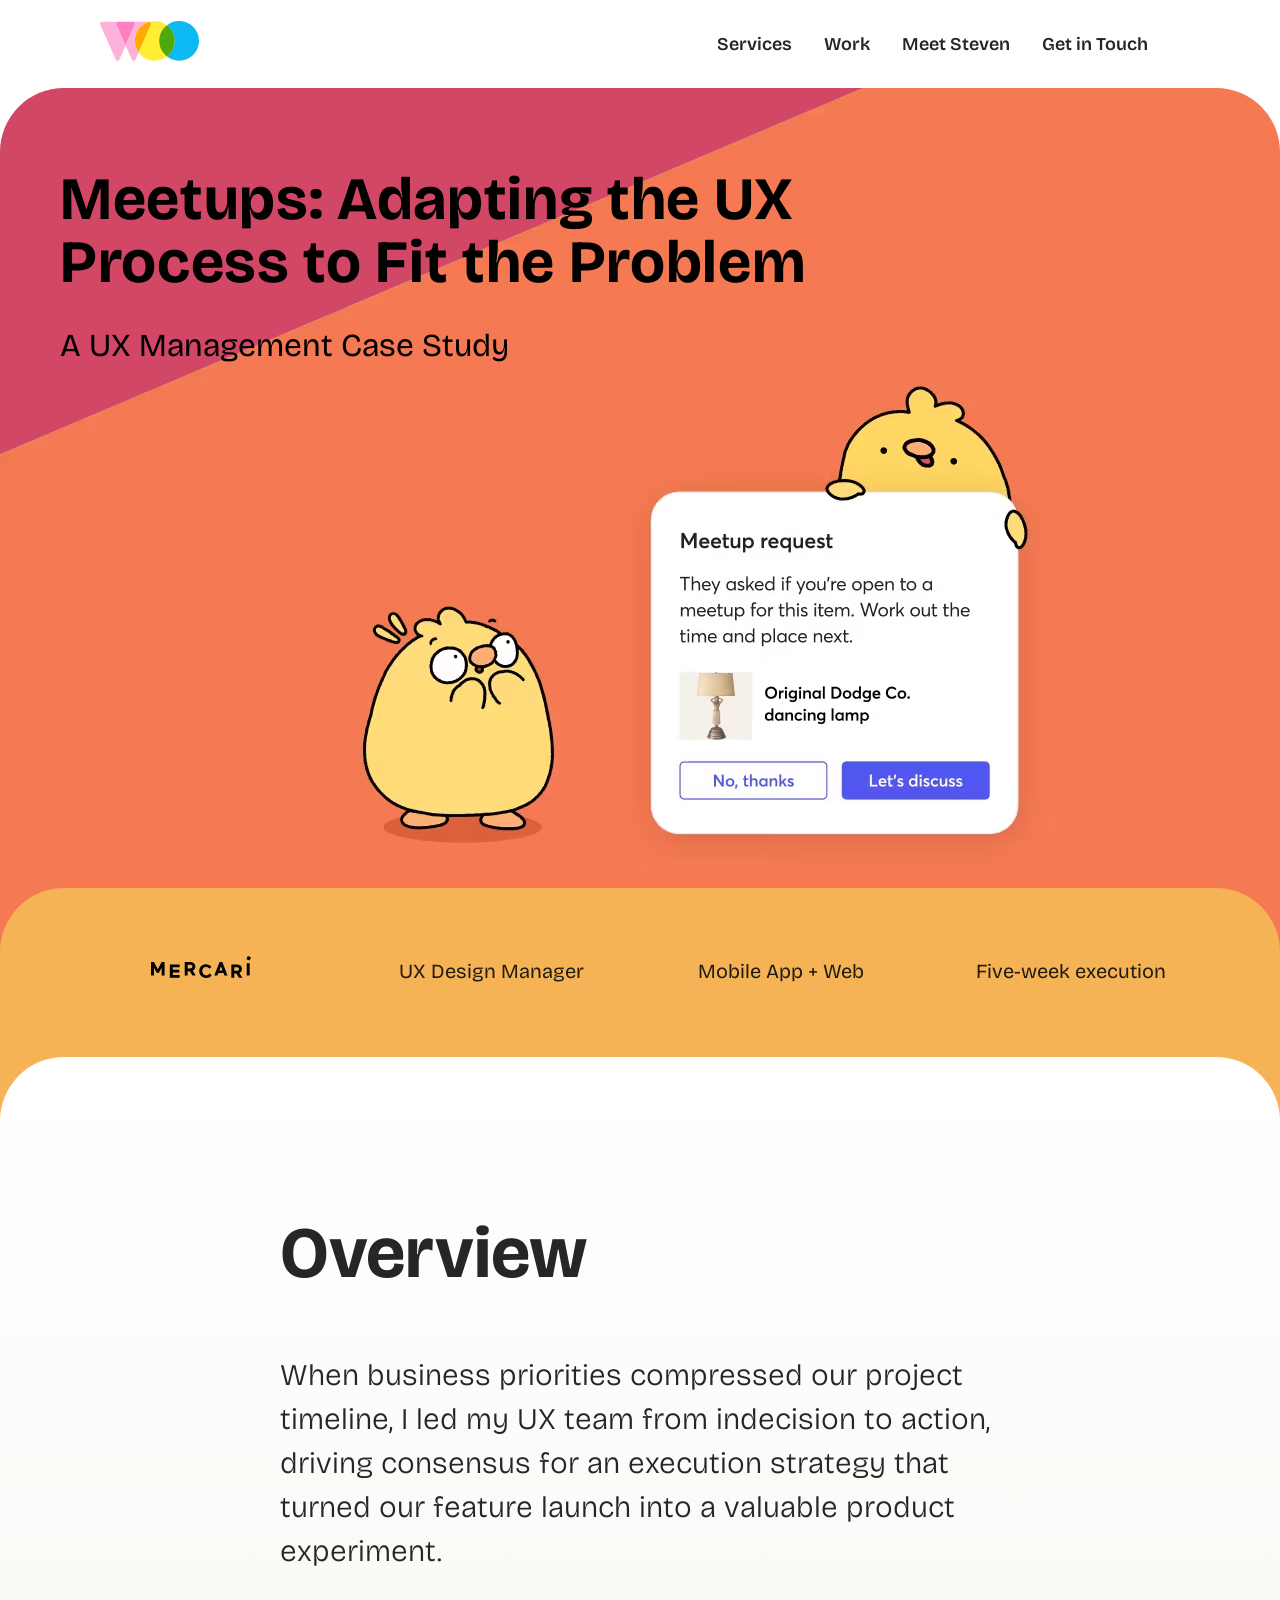
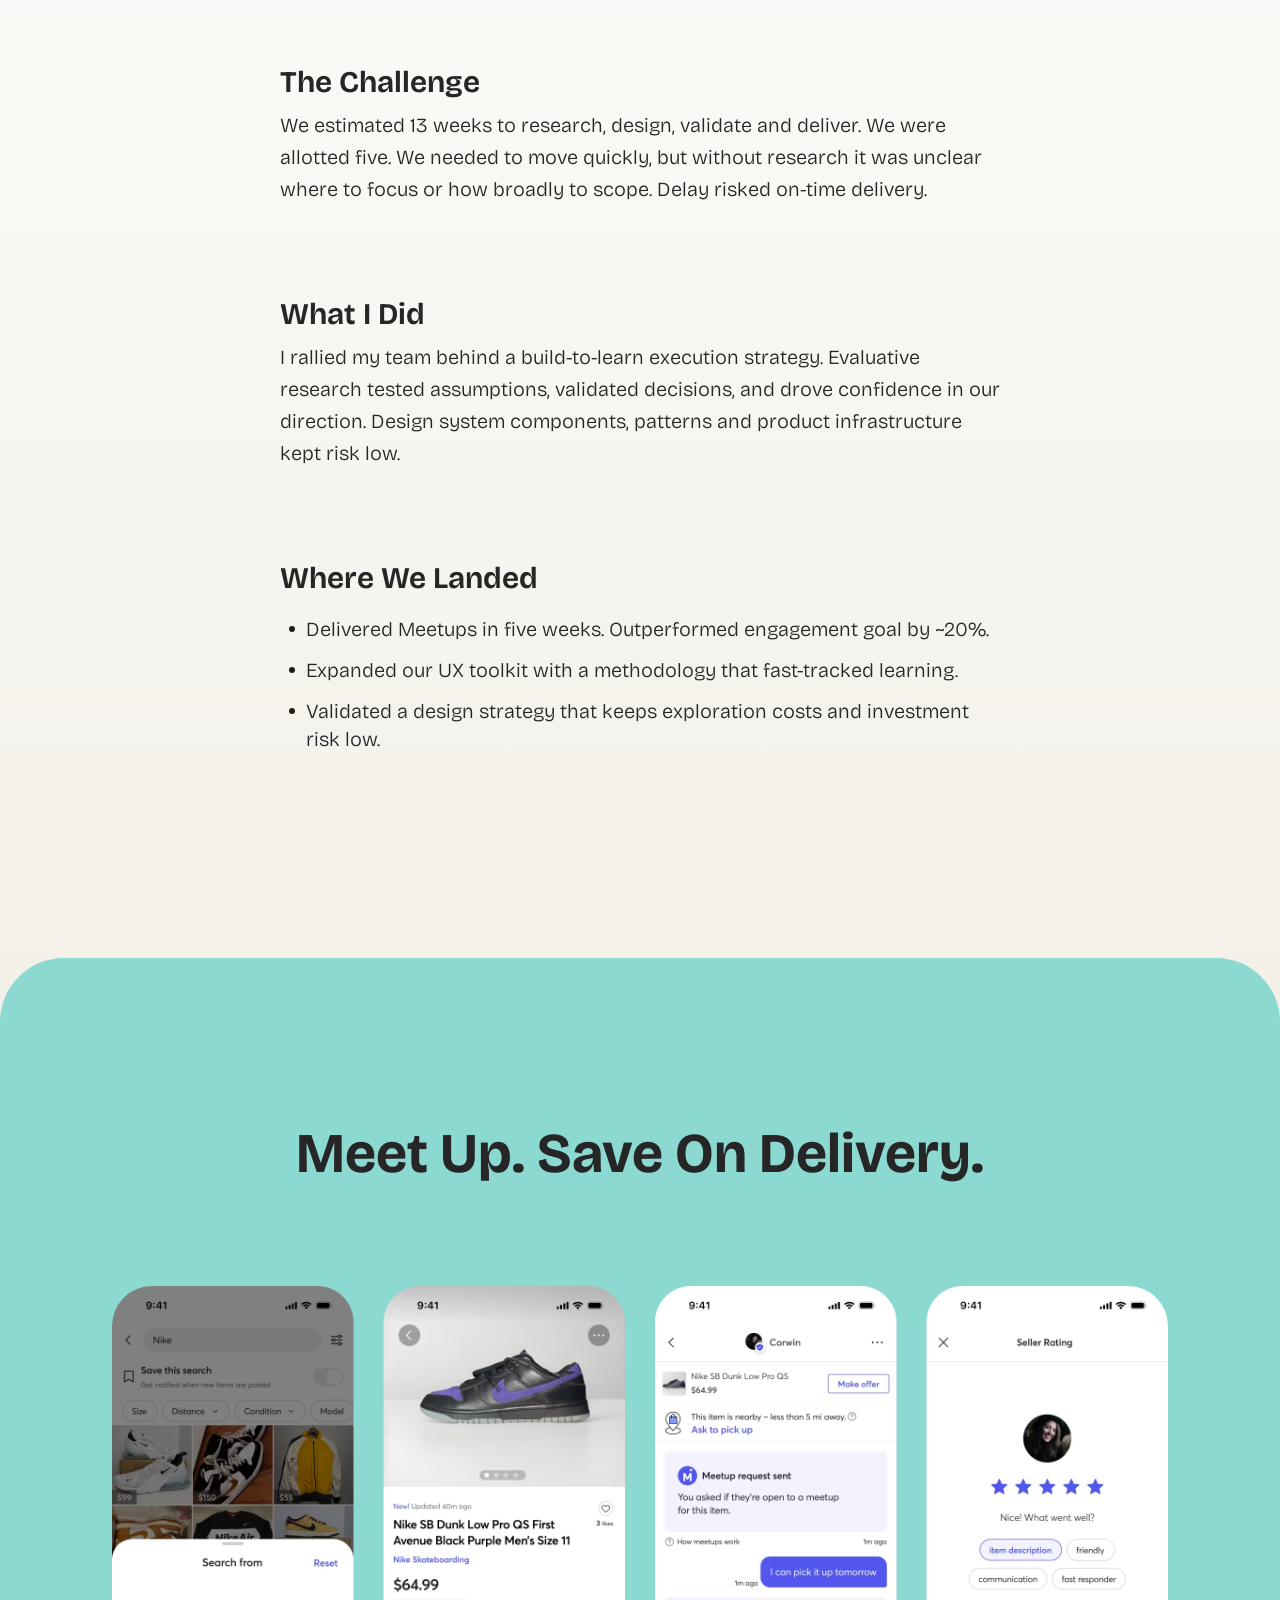
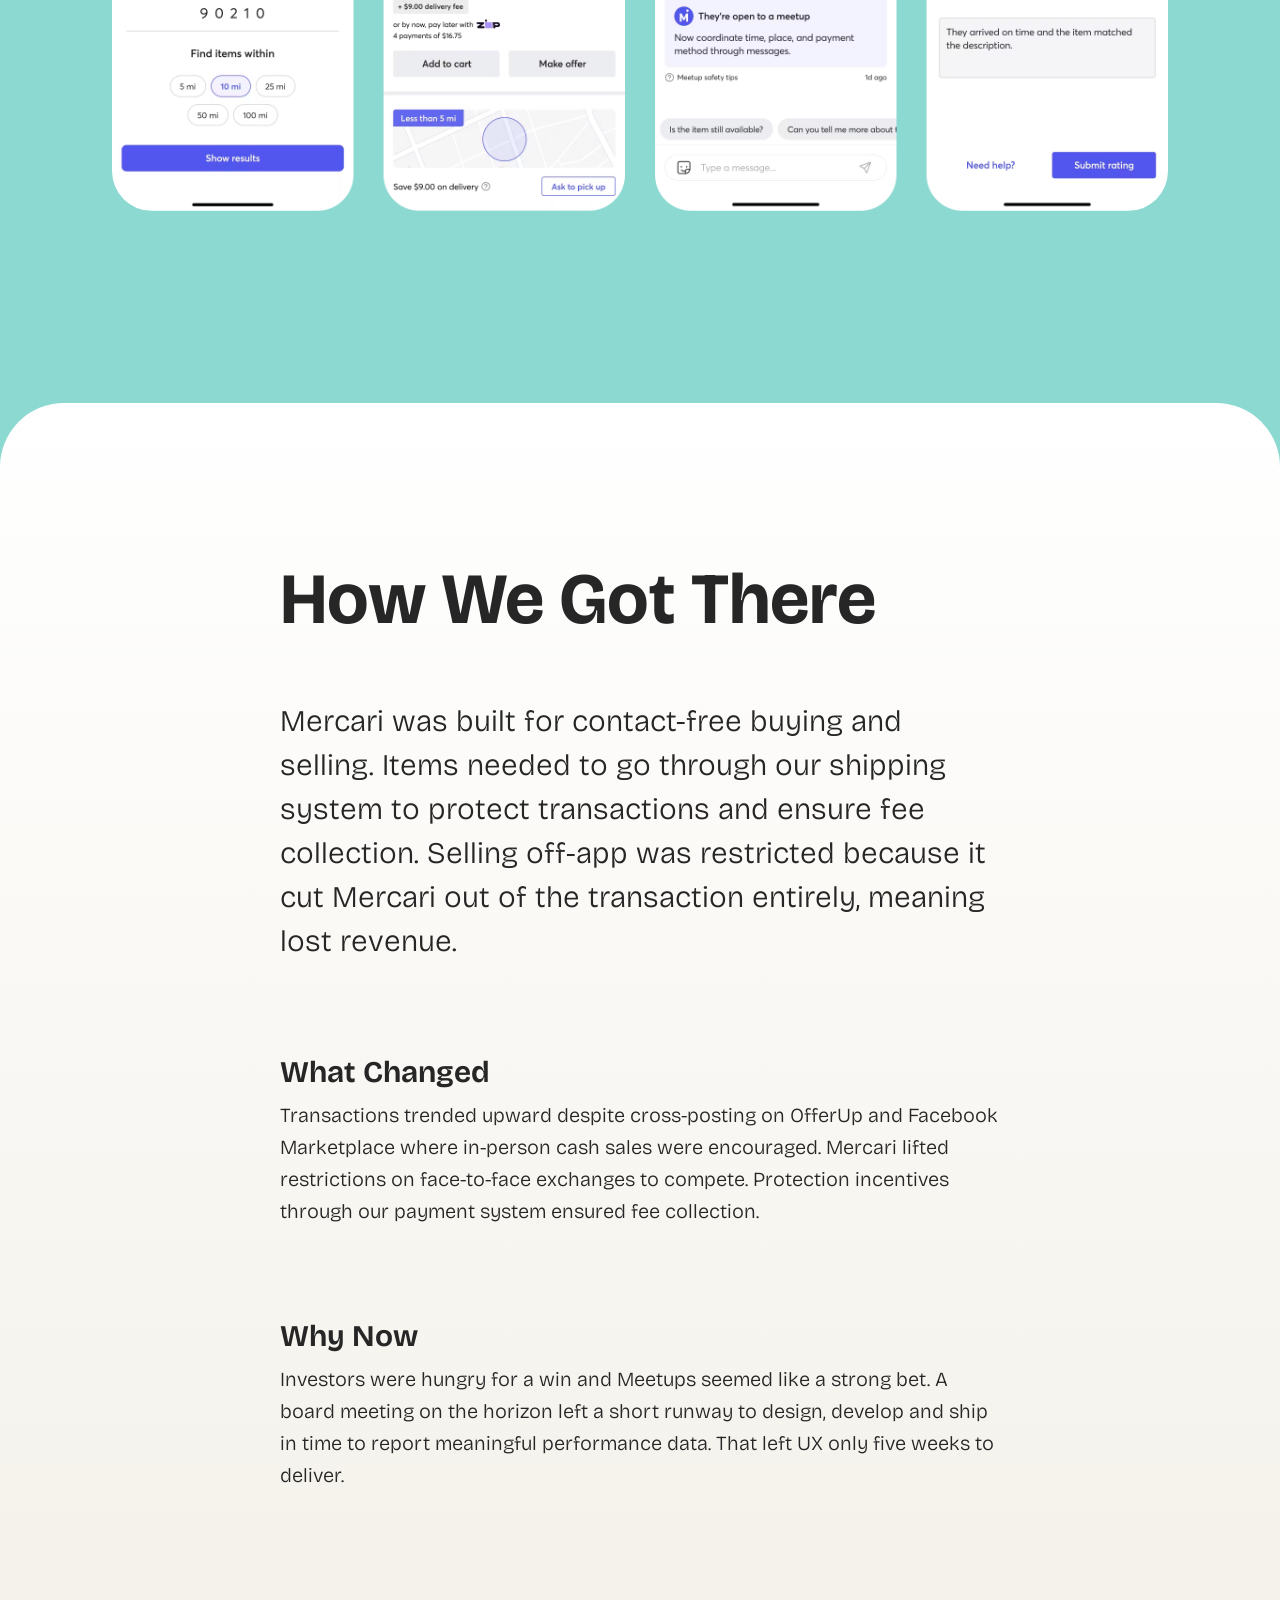
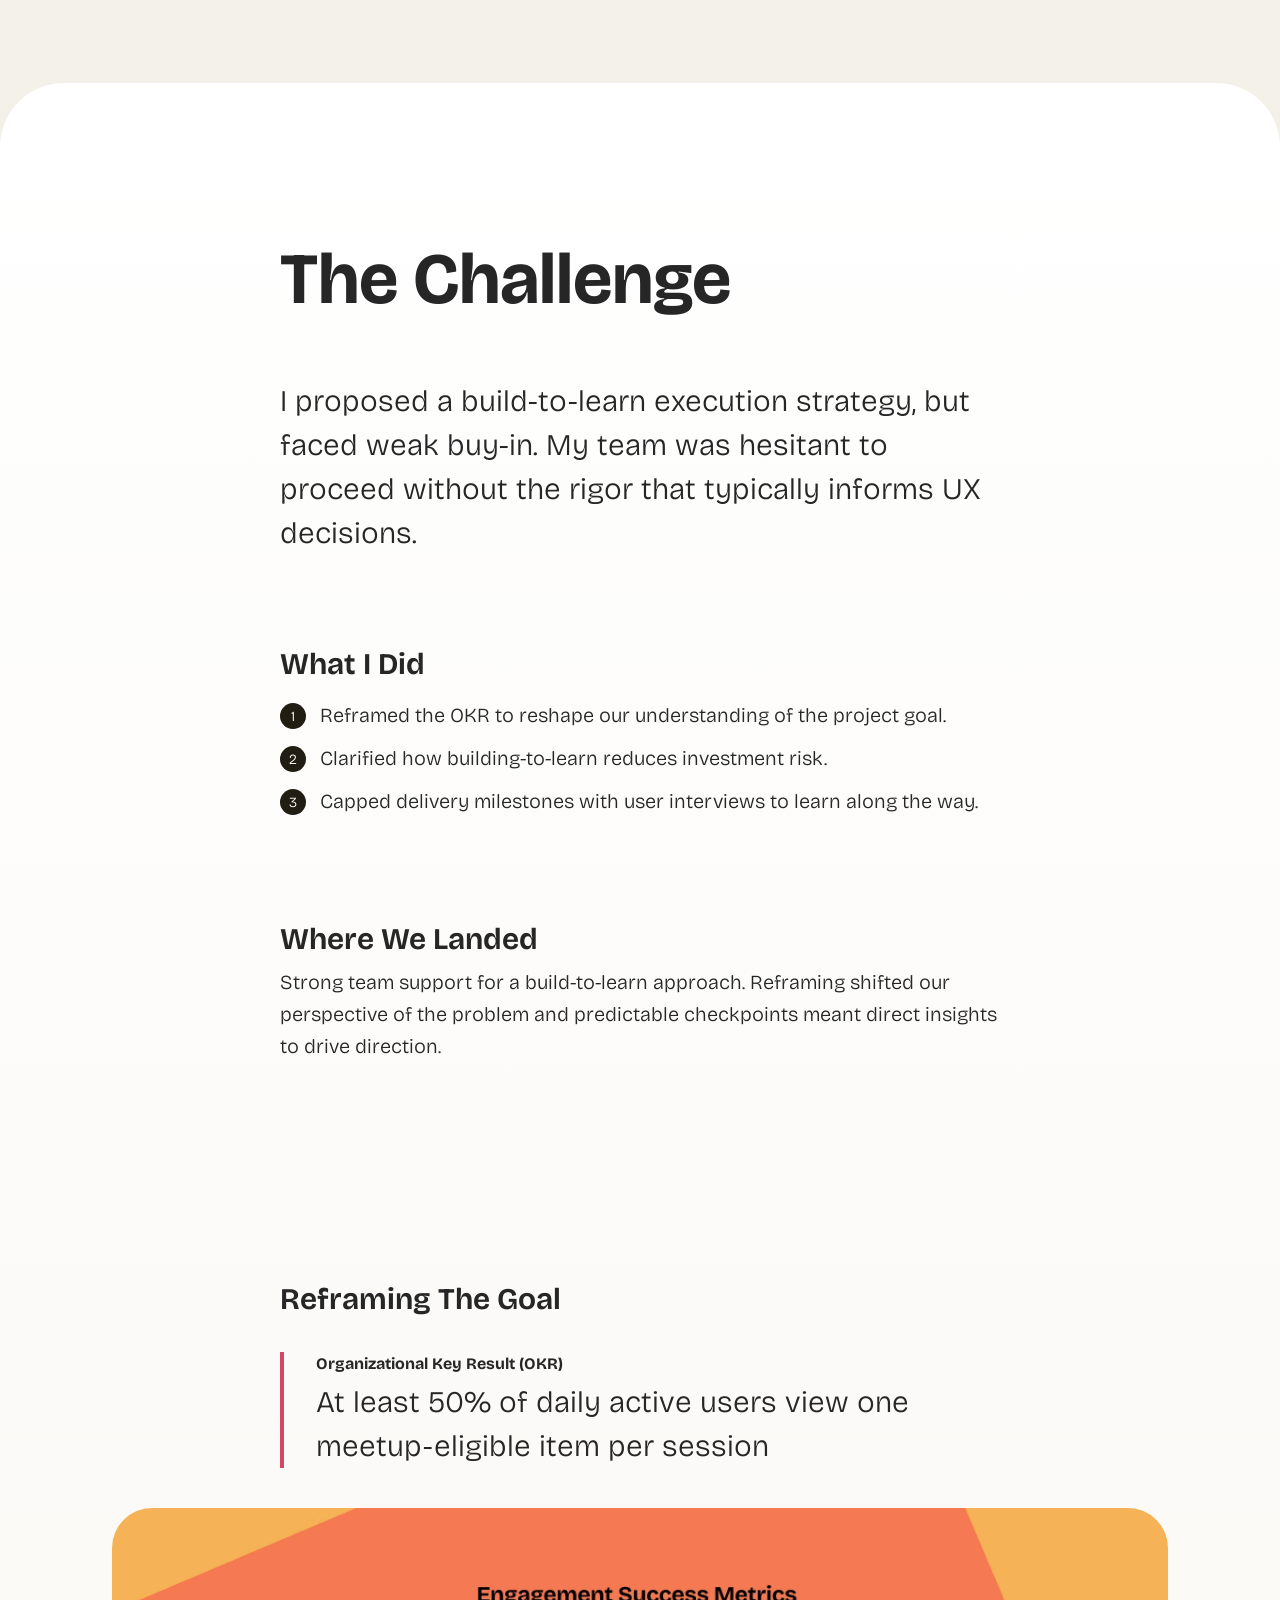
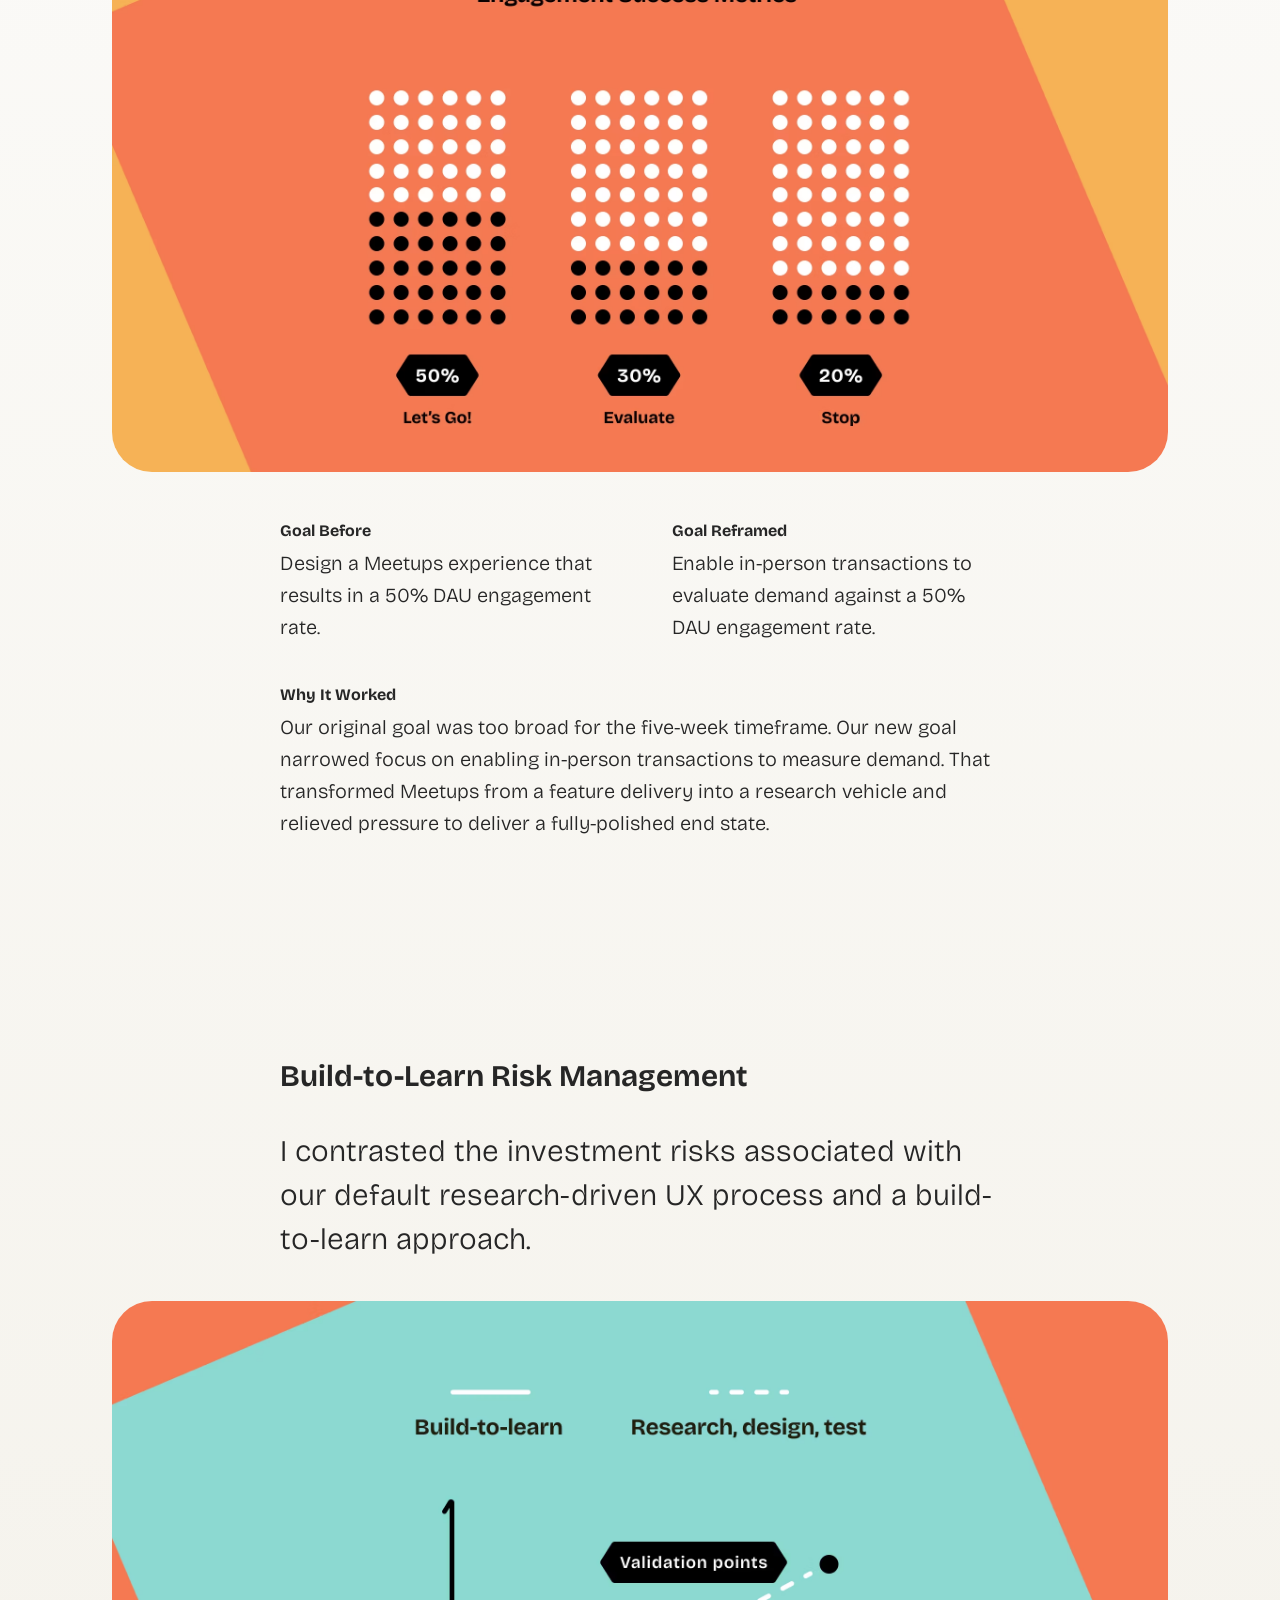
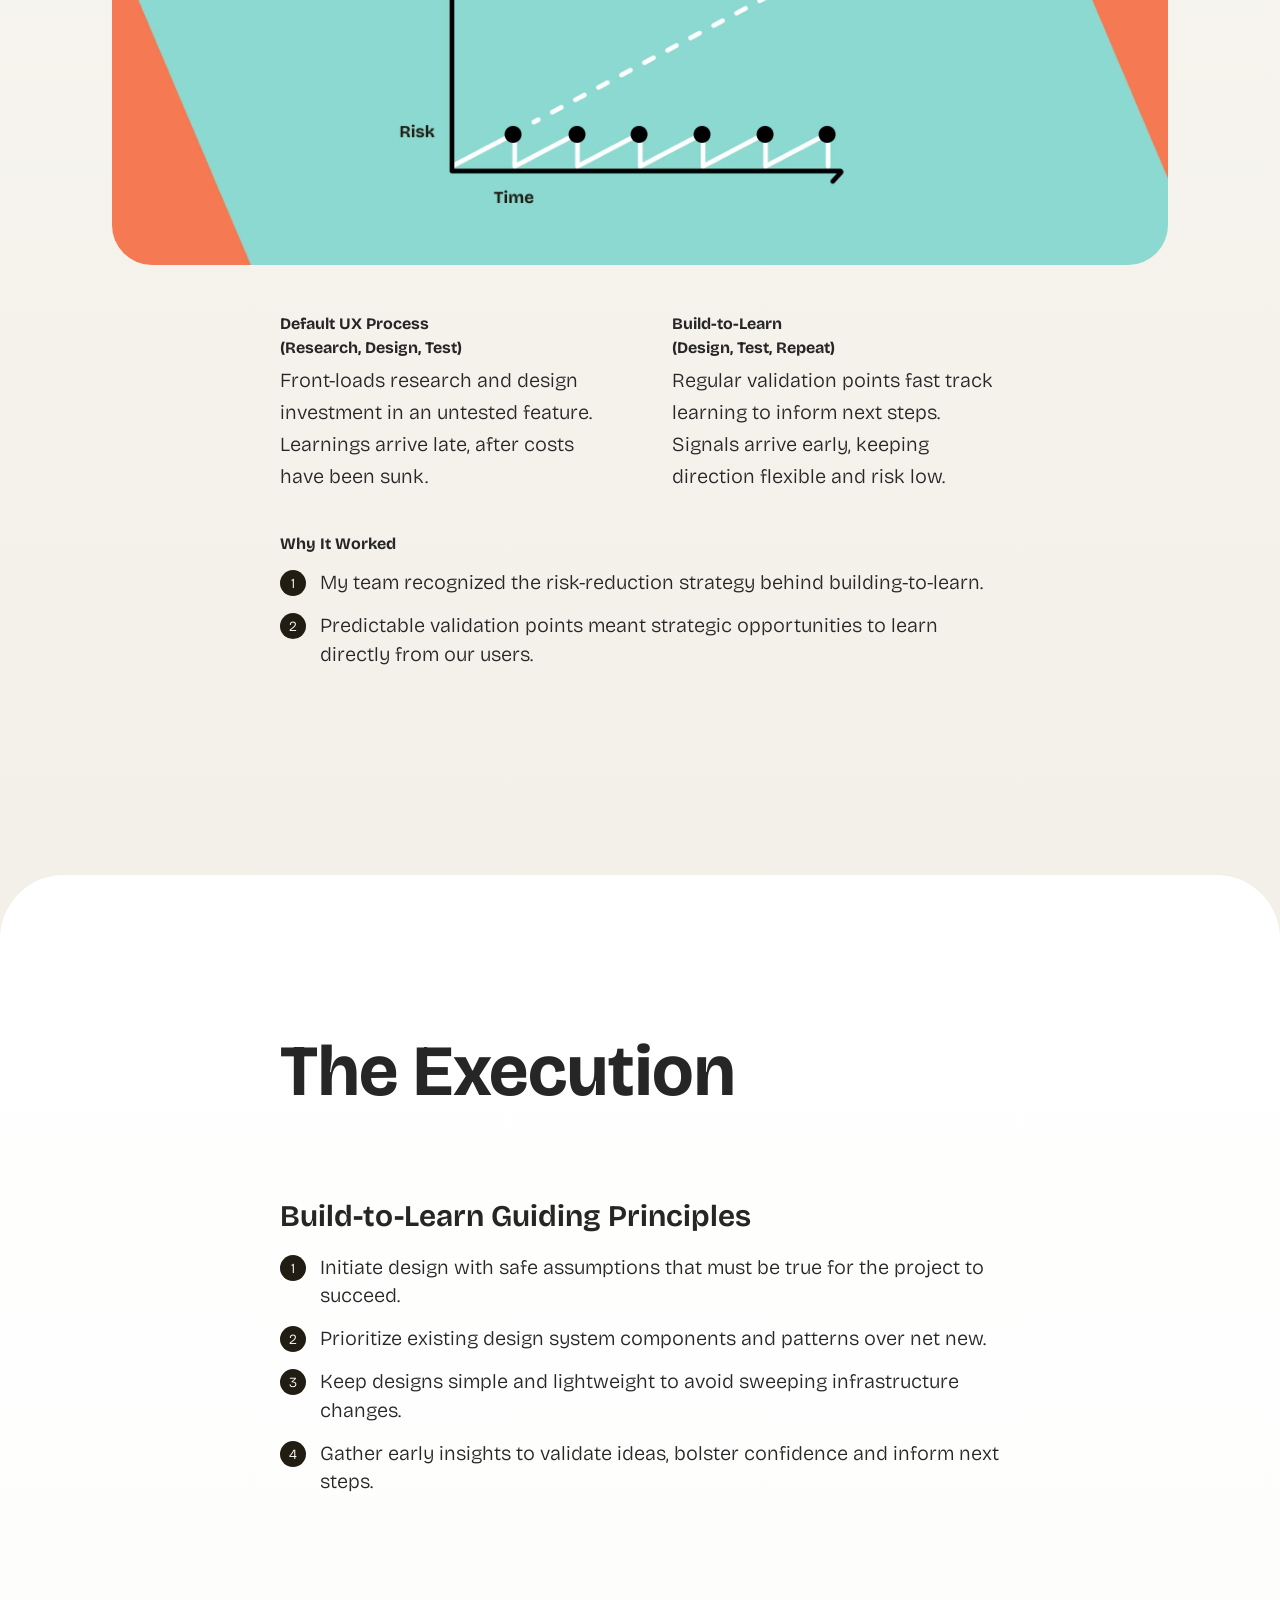
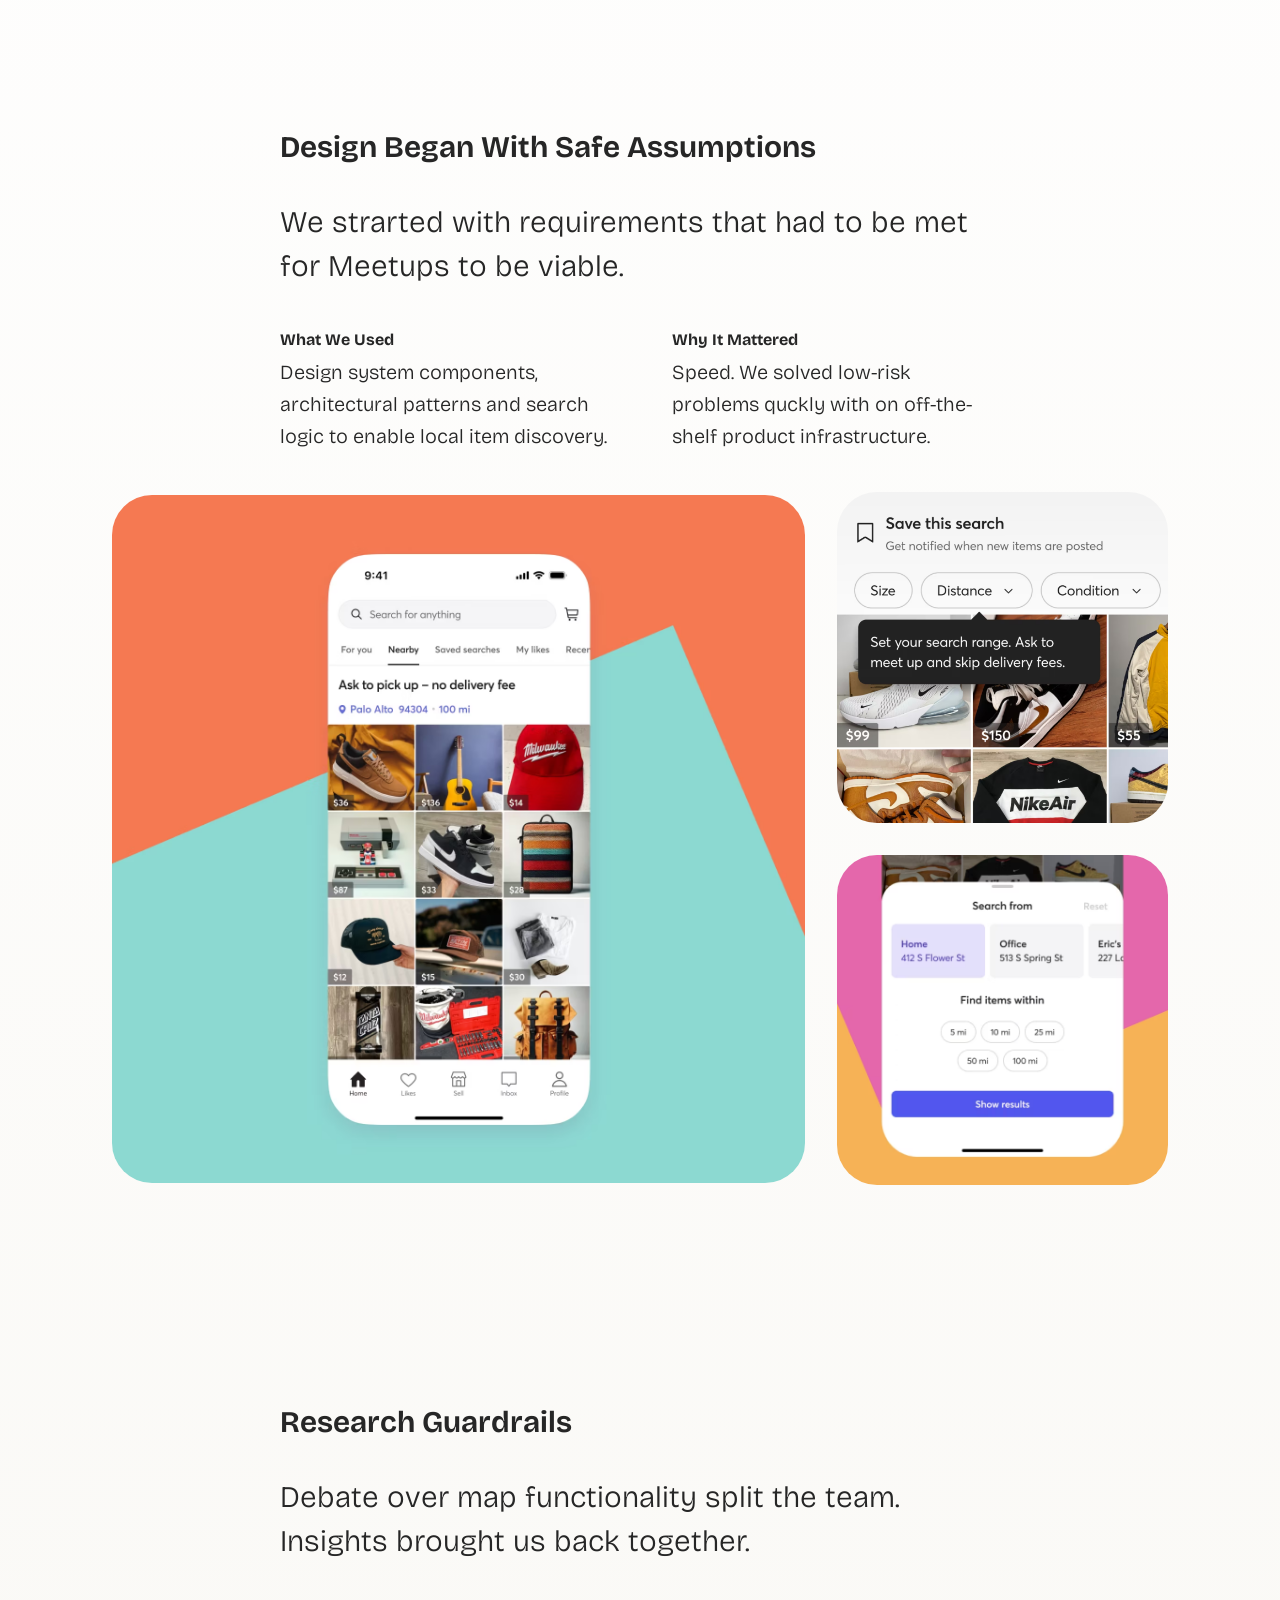
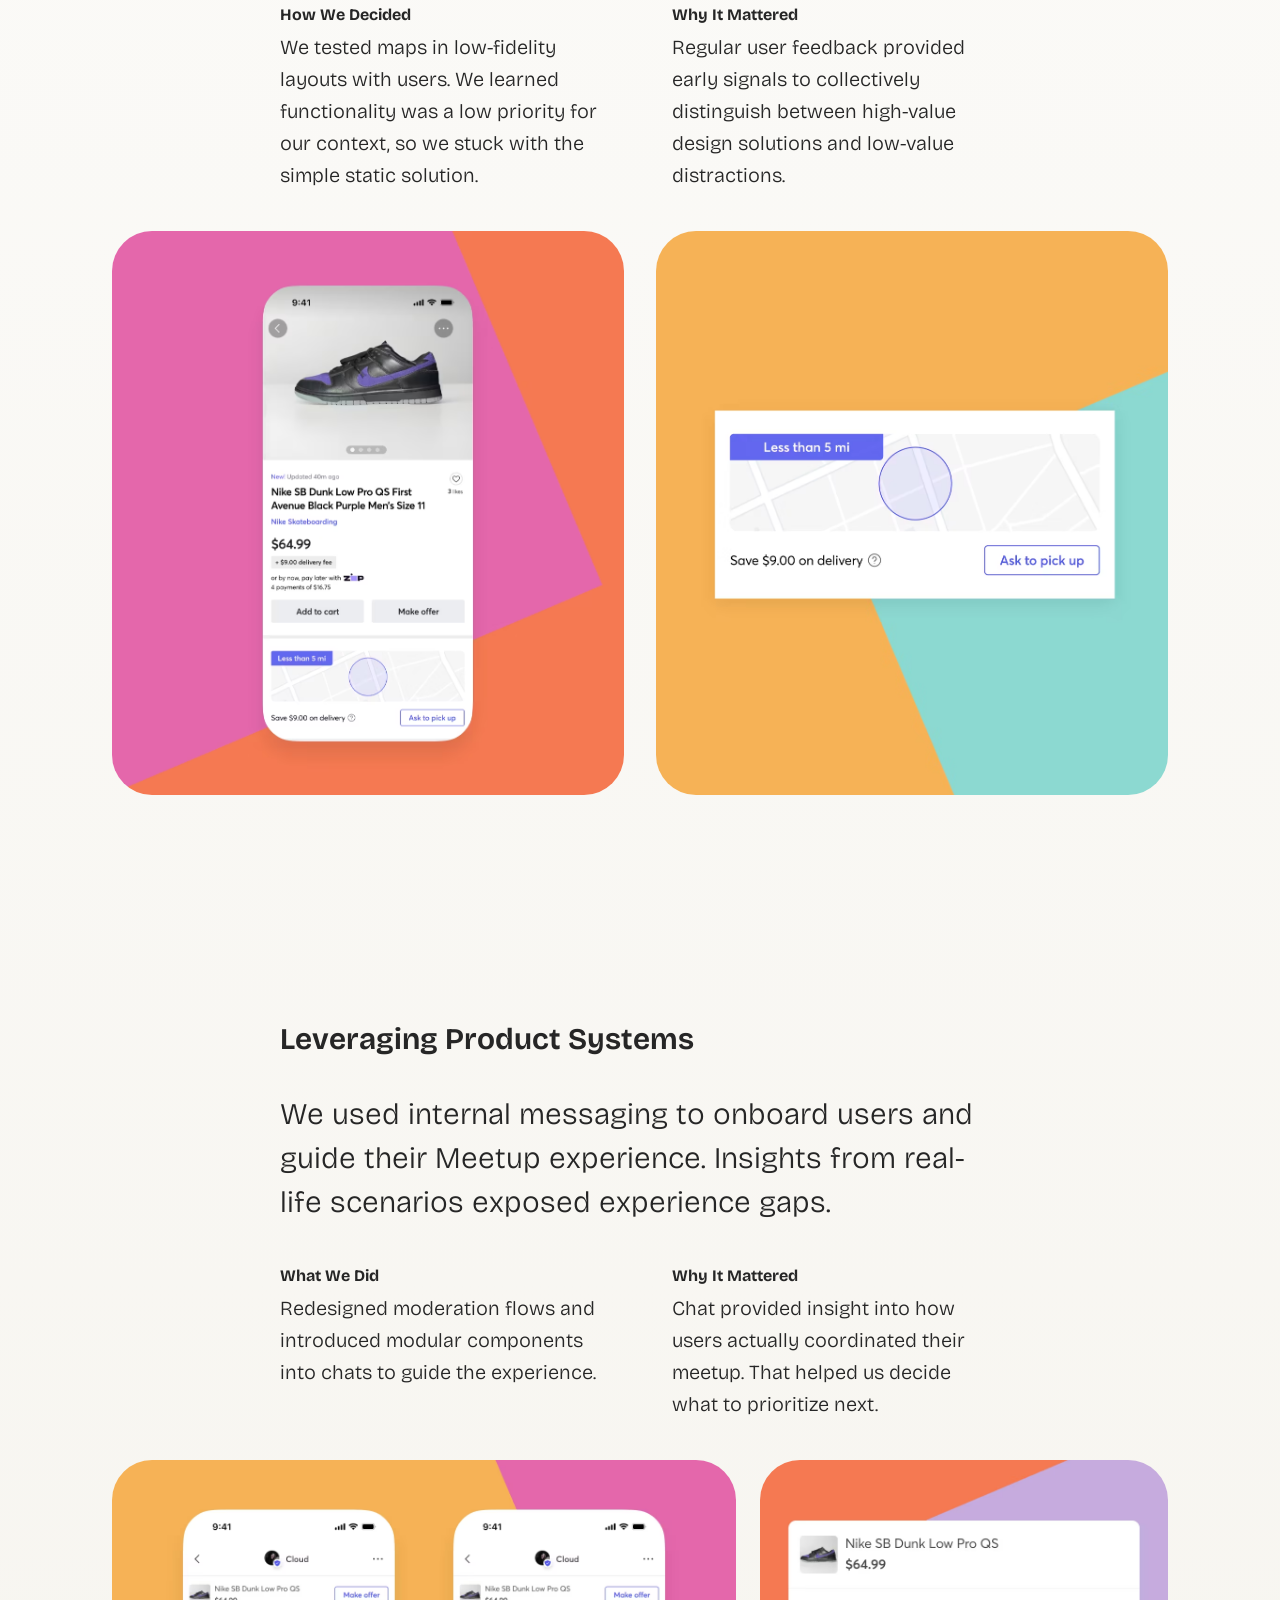
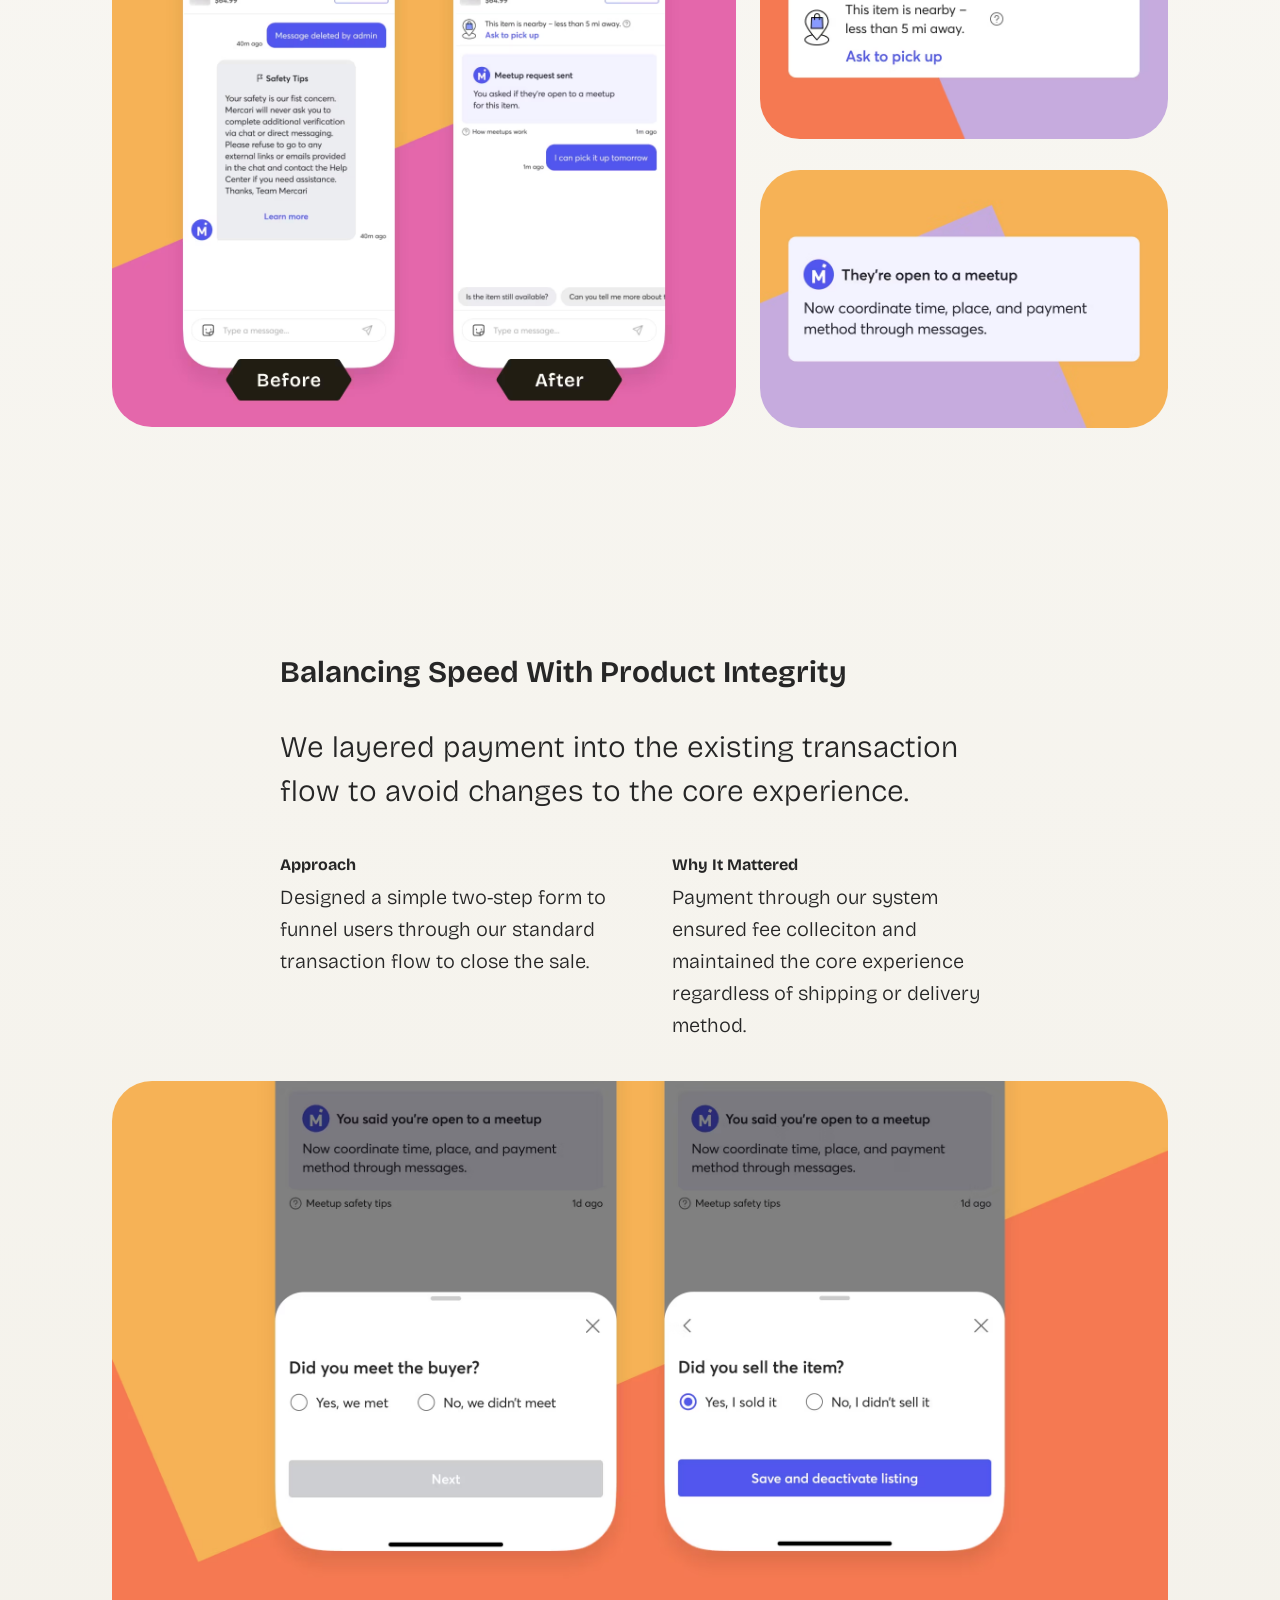
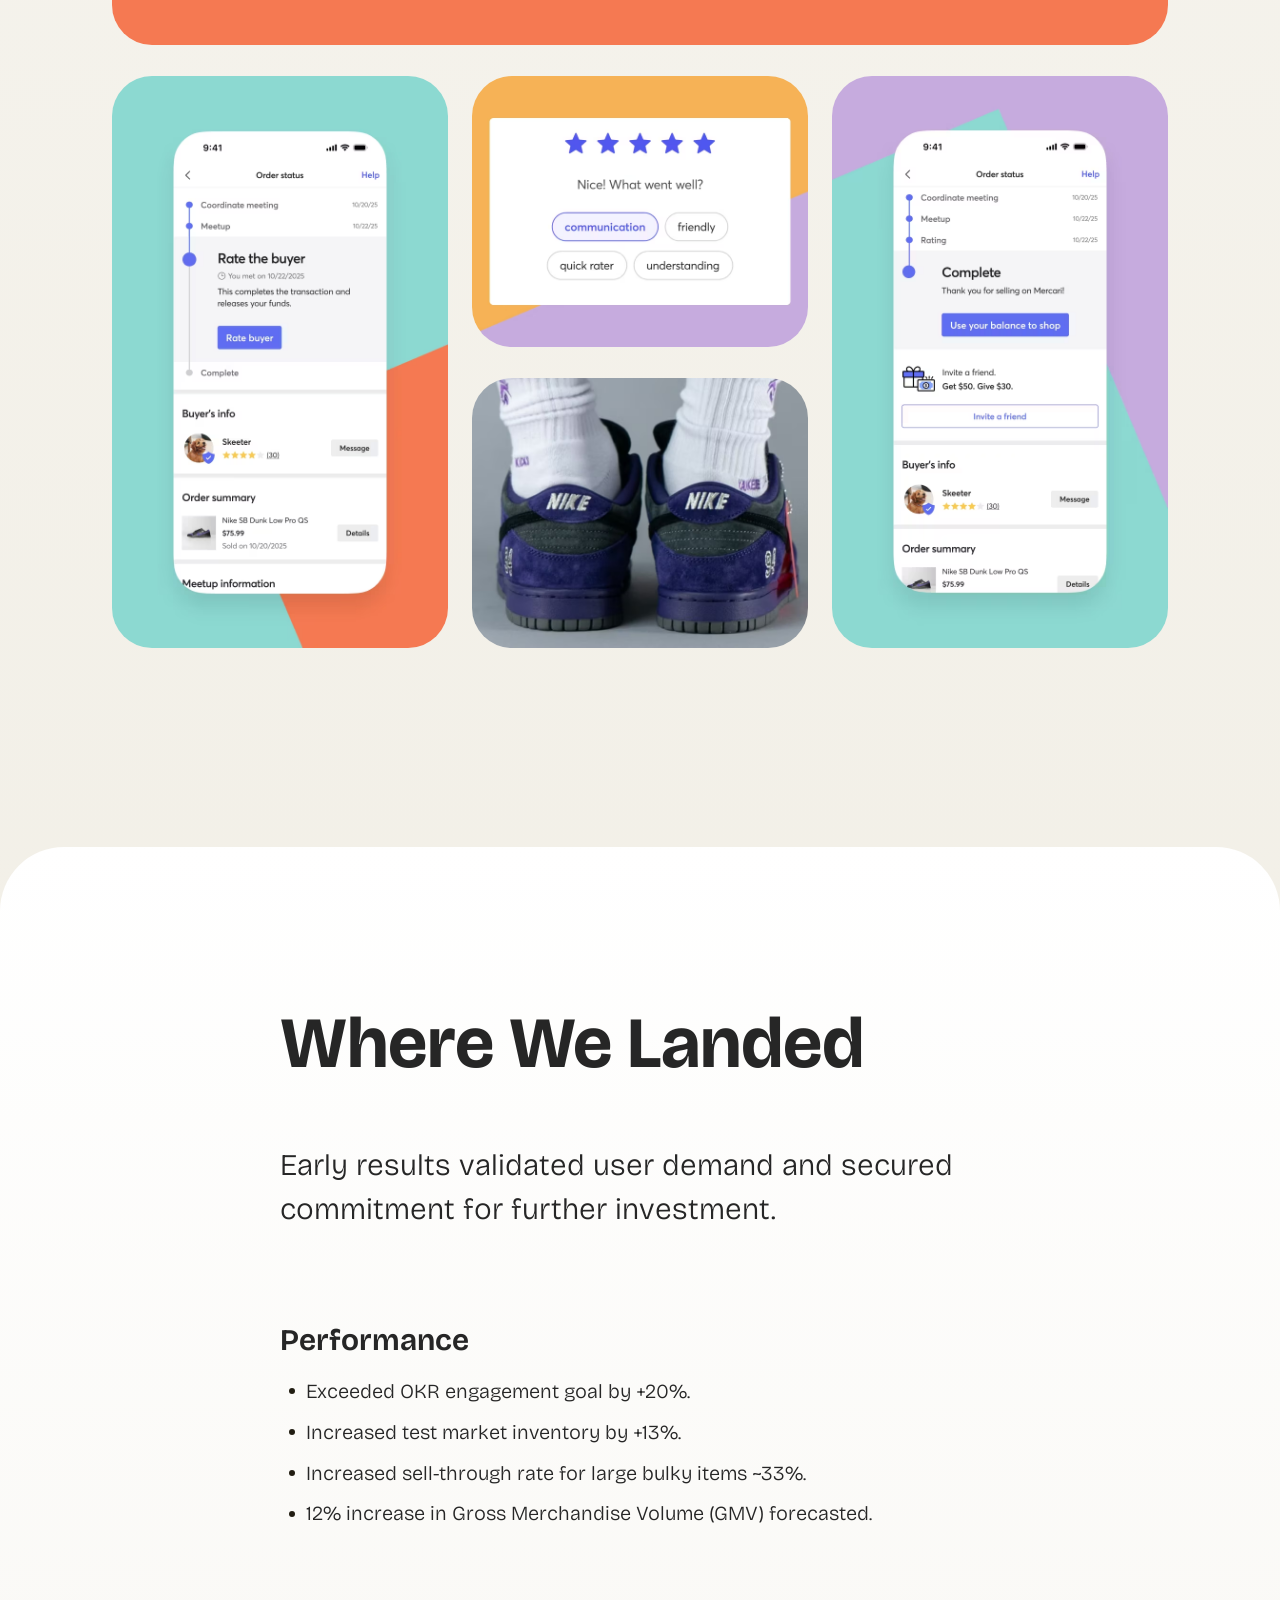
<file: work/meetups/meetups.html>
<!DOCTYPE html>
<html lang="en">

<head>
    <meta charset="UTF-8">
    <meta name="viewport" content="width=device-width, initial-scale=1.0">
    <title>Meetups Case Study - Steven Woo</title>
    <link rel="icon" type="image/x-icon" href="../../resources/ico/favicon.ico">
    <link rel="stylesheet" href="../resources/case-study-styles.css">
    <link rel="stylesheet" href="../../resources/styles.css">
    <link rel="stylesheet" href="resources/styles-meetups.css">
    <link rel="preconnect" href="https://fonts.googleapis.com">
    <link rel="preconnect" href="https://fonts.gstatic.com" crossorigin>
    <link
        href="https://fonts.googleapis.com/css2?family=Bricolage+Grotesque:opsz,wdth,wght@12..96,75..100,200..800&display=swap"
        rel="stylesheet">
</head>

<body class="cs-meetups">

    <!---------------------------------->
    <!-- ///// NAVIGATION ///// -->
    <!--------------------------------->

    <header id="top" class="site-header">
        <div class="nav-wrapper">
            <a href="../../index.html"><img class="logo-woo" src="../../resources/images/img-logo-woo.svg"></a>

            <!-- Mobile menu button -->
            <button class="menu-toggle" aria-expanded="false" aria-controls="primary-nav" aria-label="Toggle menu">
                ☰
            </button>

            <!-- Navigation links -->
            <nav id="primary-nav" class="nav-links">
                <a href="../../index.html#services">Services</a>
                <a href="../../index.html#work">Work</a>
                <a href="../../index.html#meet-steven">Meet Steven</a>
                <a href="../../index.html#get-in-touch">Get in Touch</a>
            </nav>
        </div>
    </header>

    <!---------------------->
    <!-- ///// HERO ///// -->
    <!---------------------->
    <section class="hero-cs">
        <div class="hero-container">
            <h1>Meetups: Adapting the UX Process to Fit the Problem</h1>
            <p class="subtitle">A UX Management Case Study</p>
        </div>
    </section>
    

    <!------------------------------->
    <!-- ///// NEUE OVERVIEW ///// -->
    <!------------------------------->

    <section>
        <div class="project-info">
            <div class="project-details">
                
                <div class="item-1">
                    <!-- <h4>Company</h4> -->
                    <img src="resources/images/logo.svg" alt="Mercari Logo">
                </div>
                
                <div class="item-2">
                    <!-- <h4>Role</h4> -->
                    <p>UX Design Manager</p>
                </div>

                <div class="item-3">
                    <!-- <h4>Scope</h4> -->
                    <p>Mobile App + Web</p>
                </div>

                <div class="item-4">
                    <!-- <h4>Timeline</h4> -->
                    <p>Five-week execution</p>
                </div>
            </div>
        </div>

        
    </section>

    <!------------------------------>
    <!-- ///// BODY CONTENT ///// -->
    <!------------------------------>

    <section class="canvas">

        <div class="canvas">
            <div class="band">
                <div class="content">
                    <div class="stack">
                        <div class="choke">

                            <h2>Overview</h2>
                            <p class="intro">When business priorities compressed our project timeline, I led my UX team from indecision to action, driving consensus for an execution strategy that turned our feature launch into a valuable product experiment.</p>


                            <h3>The Challenge</h3>
                            <p>We estimated 13 weeks to research, design, validate and deliver. We were allotted five. We needed to move quickly, but without research it was unclear where to focus or how broadly to scope. Delay risked on-time delivery.</p>

                            <h3>What I Did</h3>
                            <p>I rallied my team behind a build-to-learn execution strategy. Evaluative research tested assumptions, validated decisions, and drove confidence in our direction. Design system components, patterns and product infrastructure kept risk low.</p>

                            <h3>Where We Landed</h3>
                            <ul class="custom-list-bullet">
                                <li>Delivered Meetups in five weeks. Outperformed engagement goal by ~20%.</li>
                                <li>Expanded our UX toolkit with a methodology that fast-tracked learning.</li>
                                <li>Validated a design strategy that keeps exploration costs and investment risk low.</li>
                            </ul>

                        </div>
                    </div>
                </div>
            </div>
        
            <div class="band-strong">
                <div class="content">
                    <div class="stack">
                        
                            
                            <h2>Meet Up. Save On Delivery.</h2>

                        

                        <img src="resources/images/img-screen-group.avif">
                    </div>
                </div>
            </div>
        
            <div class="band">
                <div class="content">
                    <div class="stack">
                        <div class="choke">
                            
                            <h2>How We Got There</h2>
                            <p class="intro">Mercari was built for contact-free buying and selling. Items needed to go through our shipping system to protect transactions and ensure fee collection. Selling off-app was restricted because it cut Mercari out of the transaction entirely, meaning lost revenue.</p>

                            <h3>What Changed</h3>
                            <p>Transactions trended upward despite cross-posting on OfferUp and Facebook Marketplace where in-person cash sales were encouraged. Mercari lifted restrictions on face-to-face exchanges to compete. Protection incentives through our payment system ensured fee collection.</p>
                        
                            <h3>Why Now</h3>
                            <p>Investors were hungry for a win and Meetups seemed like a strong bet. A board meeting on the horizon left a short runway to design, develop and ship in time to report meaningful performance data. That left UX only five weeks to deliver.</p>

                        </div>   
                    </div> 
                </div>
            </div>

            <div class="band">
                <div class="content">
                    <div class="stack">
                        <div class="choke">
                            
                            <h2>The Challenge</h2>
                            <p class="intro">I proposed a build-to-learn execution strategy, but faced weak buy-in. My team was hesitant to proceed without the rigor that typically informs UX decisions.</p>

                            <h3>What I Did</h3>
                            <ol class="custom-list">
                                <li>Reframed the OKR to reshape our understanding of the project goal.</li>
                                <li>Clarified how building-to-learn reduces investment risk.</li>
                                <li>Capped delivery milestones with user interviews to learn along the way.</li>
                            </ol>

                            <h3>Where We Landed</h3>
                            <p>Strong team support for a build-to-learn approach. Reframing shifted our perspective of the problem and predictable checkpoints meant direct insights to drive direction.</p>
                        </div>
                    </div>

                    <div class="stack-tight">    
                        <div class="choke">    
                            <h3>Reframing The Goal</h3>
                        
                            <div class="pull-quote">
                                <h4>Organizational Key Result (OKR)</h4>
                                <p class="intro">At least 50% of daily active users view one meetup-eligible item per session</p>
                            </div>
                        </div>
                        
                        <div class="layout">
                            <img src="resources/images/img-chart-okr.avif">
                        </div>
                        
                        <div class="choke">
                            <div class="comparison">
                                <div>
                                    <h4>Goal Before</h4>
                                    <p>Design a Meetups experience that results in a 50% DAU engagement rate.</p>
                                </div>

                                <div>
                                    <h4>Goal Reframed</h4>
                                    <p>Enable in-person transactions to evaluate demand against a 50% DAU engagement rate.</p>
                                </div>
                            </div>

                            <div>
                                <h4>Why It Worked</h4>
                                <p>Our original goal was too broad for the five-week timeframe. Our new goal narrowed focus on enabling in-person transactions to measure demand. That transformed Meetups from a feature delivery into a research vehicle and relieved pressure to deliver a fully-polished end state.</p>
                            </div>
                        </div>
                    </div>
                
                    <div class="stack-tight">
                        <div class="choke">
                            <h3>Build-to-Learn Risk Management</h3>
                            <p class="intro">I contrasted the investment risks associated with our default research-driven UX process and a build-to-learn approach.</p>
                        </div>

                        <div class="layout">
                            <img src="resources/images/img-chart-risk.avif">
                        </div>
                        
                        <div class="choke">
                            <div class="comparison">
                                <div>
                                    <h4>Default UX Process<br>(Research, Design, Test)</h4>
                                    <p>Front-loads research and design investment in an untested feature. Learnings arrive late, after costs have been sunk.</p>
                                </div>

                                <div>
                                    <h4>Build-to-Learn<br>(Design, Test, Repeat)</h4>
                                    <p>Regular validation points fast track learning to inform next steps. Signals arrive early, keeping direction flexible and risk low.</p>
                                </div>
                            </div>

                            <div>
                                <h4>Why It Worked</h4>
                                <ol class="custom-list">
                                    <li>My team recognized the risk-reduction strategy behind building-to-learn.</li>
                                    <li>Predictable validation points meant strategic opportunities to learn directly from our users.</li>
                                </ol>
                            </div>
                        </div>
                    </div>
                </div>
            </div>
   

        <div class="band">
            <div class="content">
                <div class="stack">
                    <div class="choke">
                            
                        <h2>The Execution</h2>

                        <h3>Build-to-Learn Guiding Principles</h3>
                        <ol class="custom-list">
                            <li>Initiate design with safe assumptions that must be true for the project to succeed.</li>
                            <li>Prioritize existing design system components and patterns over net new.</li>
                            <li>Keep designs simple and lightweight to avoid sweeping infrastructure changes.</li>
                            <li>Gather early insights to validate ideas, bolster confidence and inform next steps.</li>
                        </ol>
                    </div>  
                </div>

                <div class="stack-tight">   
                    <div class="choke">
                        <h3>Design Began With Safe Assumptions</h3>
                        <p class="intro">We strarted with requirements that had to be met for Meetups to be viable.</p>
                    
                    
                    <div class="comparison">
                        <div class="style">
                            <h4>What We Used</h4>
                            <p>Design system components, architectural patterns and search logic to enable local item discovery.</p>
                            <!-- <ol class="custom-list">
                                <li>Product architecture influenced the placement of personalized items. We added "Nearby."</li>
                                <li>Search logic was extended to support local item discovery.</li>
                                <li>Design system components like buttons, chips and bottom sheets, enabled control over search radius.</li>
                            </ol> -->
                        </div>
                            
                        <div class="style-alt">
                            <h4>Why It Mattered</h4>
                            <p>Speed. We solved low-risk problems quckly with on off-the-shelf product infrastructure.</p>
                        </div>
                    </div>
                    </div>

                    <div class="layout showcase bento">
                        <div class="box" style="grid-area: box-1"><img src="resources/images/img-nearby.avif"></div>
                        <div class="box" style="grid-area: box-2"><img src="resources/images/img-nearby-filter.avif"></div>
                        <div class="box" style="grid-area: box-3"><img src="resources/images/img-nearby-bottomsheet.avif"></div>
                    </div>

                </div>

                <div class="stack-tight">
                    <div class="choke">
                        <h3>Research Guardrails</h3>
                        <p class="intro">Debate over map functionality split the team. Insights brought us back together.</p>
                

                        <div class="comparison">
                            <div class="style">
                                <h4>How We Decided</h4>
                                <p>We tested maps in low-fidelity layouts with users. We learned functionality was a low priority for our context, so we stuck with the simple static solution.</p>
                            </div>

                            <div class="style-alt">
                                <h4>Why It Mattered</h4>
                                <p>Regular user feedback provided early signals to collectively distinguish between high-value design solutions and low-value distractions.</p>
                            </div>
                        </div>
                    </div>
                    
                    <div class="layout duo">
                        <div>
                            <img src="resources/images/img-validation-screen.avif">
                        </div>
                        <div>
                            <img src="resources/images/img-validation-map.avif">
                        </div>
                    </div>
                </div>

                <div class="stack-tight">
                    <div class="choke">
                        <h3>Leveraging Product Systems</h3>
                        <p class="intro">We used internal messaging to onboard users and guide their Meetup experience. Insights from real-life scenarios exposed experience gaps.</p>
                    
                    
                    <div class="comparison">
                        <div class="style">
                            <h4>What We Did</h4>
                            <p>Redesigned moderation flows and introduced modular components into chats to guide the experience.</p>
                        </div>
                            
                        <div class="style-alt">
                            <h4>Why It Mattered</h4>
                            <p>Chat provided insight into how users actually coordinated their meetup. That helped us decide what to prioritize next.</p>
                        </div>
                    </div>
                     </div>
                    <div class="layout layout-moderation">
                        <div class="item-1">
                            <img src="resources/images/img-moderation-screens.avif">
                        </div>
                        <div class="item-2">
                            <img src="resources/images/img-moderation-banner.avif">
                        </div>
                        <div class="item-3">
                            <img src="resources/images/img-moderation-message.avif">
                        </div>
                    </div>
                </div>

                <div class="stack-tight">    
                    <div class="choke">
                        <h3>Balancing Speed With Product Integrity</h3>
                        <p class="intro">We layered payment into the existing transaction flow to avoid changes to the core experience.</p>
                    

                    <div class="comparison">
                        <div class="style">
                            <h4>Approach</h4>
                            <p>Designed a simple two-step form to funnel users through our standard transaction flow to close the sale.</p>
                        </div>

                        <div class="style-alt">
                            <h4>Why It Mattered</h4>
                            <p>Payment through our system ensured fee colleciton and maintained the core experience regardless of shipping or delivery method.</p>
                        </div>
                    </div>
    </div>                
                    <div class="layout layout-integration">
                        <div class="item-1">
                            <img src="resources/images/img-integration-form.avif">
                        </div>
                        <div class="item-2">
                            <img src="resources/images/img-integration-rating-screen.avif">
                        </div>
                        <div class="item-3">
                            <img src="resources/images/img-integration-rating-select.avif">
                        </div>
                        <div class="item-4">
                            <img src="resources/images/img-integration-message.avif">
                        </div>
                        <div class="item-5">
                            <img src="resources/images/img-integration-complete.avif">
                        </div>
                    </div>
                </div>
            </div>
        </div>

    <div class="band">
        <div class="content">
            <div class="stack">
                <div class="choke">
                        
                    <h2>Where We Landed</h2>
                    <p class="intro">Early results validated user demand and secured commitment for further investment.</p>

                    <h3>Performance</h3>
                    <ul class="custom-list-bullet">
                        <li>Exceeded OKR engagement goal by +20%.</li>
                        <li>Increased test market inventory by +13%.</li>
                        <li>Increased sell-through rate for large bulky items ~33%.</li>
                        <li>12% increase in Gross Merchandise Volume (GMV) forecasted.</li>
                    </ul>
                </div>

                <div class="layout">
                    <img src="resources/images/img-chart-result.avif">
                </div>
                        
                <div class="choke">             
                    <h3>Guardrails</h3>
                    <ul class="custom-list-bullet">
                        <li>Maintained positive user feedback on the core listing/purchase flow.</li>
                        <li>Strong in-app engagement through messaging to coordinate Meetups.</li>
                        <li>No increase in scam reports or safety incidents related to Meetups.</li>
                    </ul>
                
                    <h3>Leadership And Team</h3>
                    <p>We validated a build-to-learn UX approach as way to keep exploration costs and development risks low. Shifting perspective on the problem expanded our strategic UX tool kit and fast-tracked insight into the people we design for.</p>
                </div>
            </div>
        </div>
    </div>

    <div class="band">
        <div class="content">
            <div class="stack">
                <div class="choke">
                    <h2>Takeaways</h2>
                </div>
                        
                <div class="deck">
                    <div class="flashcard">
                        <h4>01</h4>
                        <h3>To solve a tough problem, reframe it</h3>
                        <div class="border"></div>
                        <p>How we define a problem determines the solutions we can see. By reframing Meetups, we saw possibilities our original framing obstructed and arrived at something more valuable than the brief we originally scoped.</p>
                    </div>

                    <div class="flashcard">
                        <h4>02</h4>
                        <h3>Know when your process becomes an obstacle</h3>
                        <div class="border"></div>
                        <p>Best practices exist for good reasons. Applying them rigidly can be its own kind of failure. I helped my team recognize that our standard UX process would have slowed us down and cost us signal we could get faster by studying existing user behavior instead.</p>
                    </div>

                    <div class="flashcard">
                        <h4>03</h4>
                        <h3>Prioritize the most valuable questions</h3>
                        <div class="border"></div>
                        <p>Not everything requires testing. Uncertainty falls by degrees. Knowing what you need to learn and finding the lightest way to learn it is its own design skill. We got what we needed without the overhead, and the result was better for it.</p>
                    </div>
                </div>
            </div>
        </div>
    </div>
</div>

    </section>

    <div class="canvas">
        <div class="bottom-nav content-center">
            <div class="hero-content content">
                <h3 class="title">Available For Hire</h3>
                    <p class="bricolage-grotesque-display-sub">Ready to level up your next project? Let's talk.</p>
                    
                <div class="poop">
                    <div class="chip-email">
                        <p class="card-title" id="email-text">steven@stevenwoo.com</p>
                        <button type="button" id="copy-email-btn">Copy</button>
                    </div>
                </div>
                
                <a href="../../index.html#work"><button type="button">Return to Work</button></a>

                <a href="#top"><button type="button">Back to Top</button></a>

            </div>
        </div>
    </div>     

    <footer>
        <div class="content-center">
            <p>&copy; Copyright – Steven WOO! All rights reserved. Version 6.0
            </p>
        </div>
    </footer>

    </script>


    <!--------------------->
    <!-- ///// END ///// -->
    <!--------------------->

    <script src="resources/data-meetups.js"></script>
    <script src="../resources/case-study-renderer.js"></script>
    <script src="../../resources/navigation.js"></script>
</body>

</html>
</file>
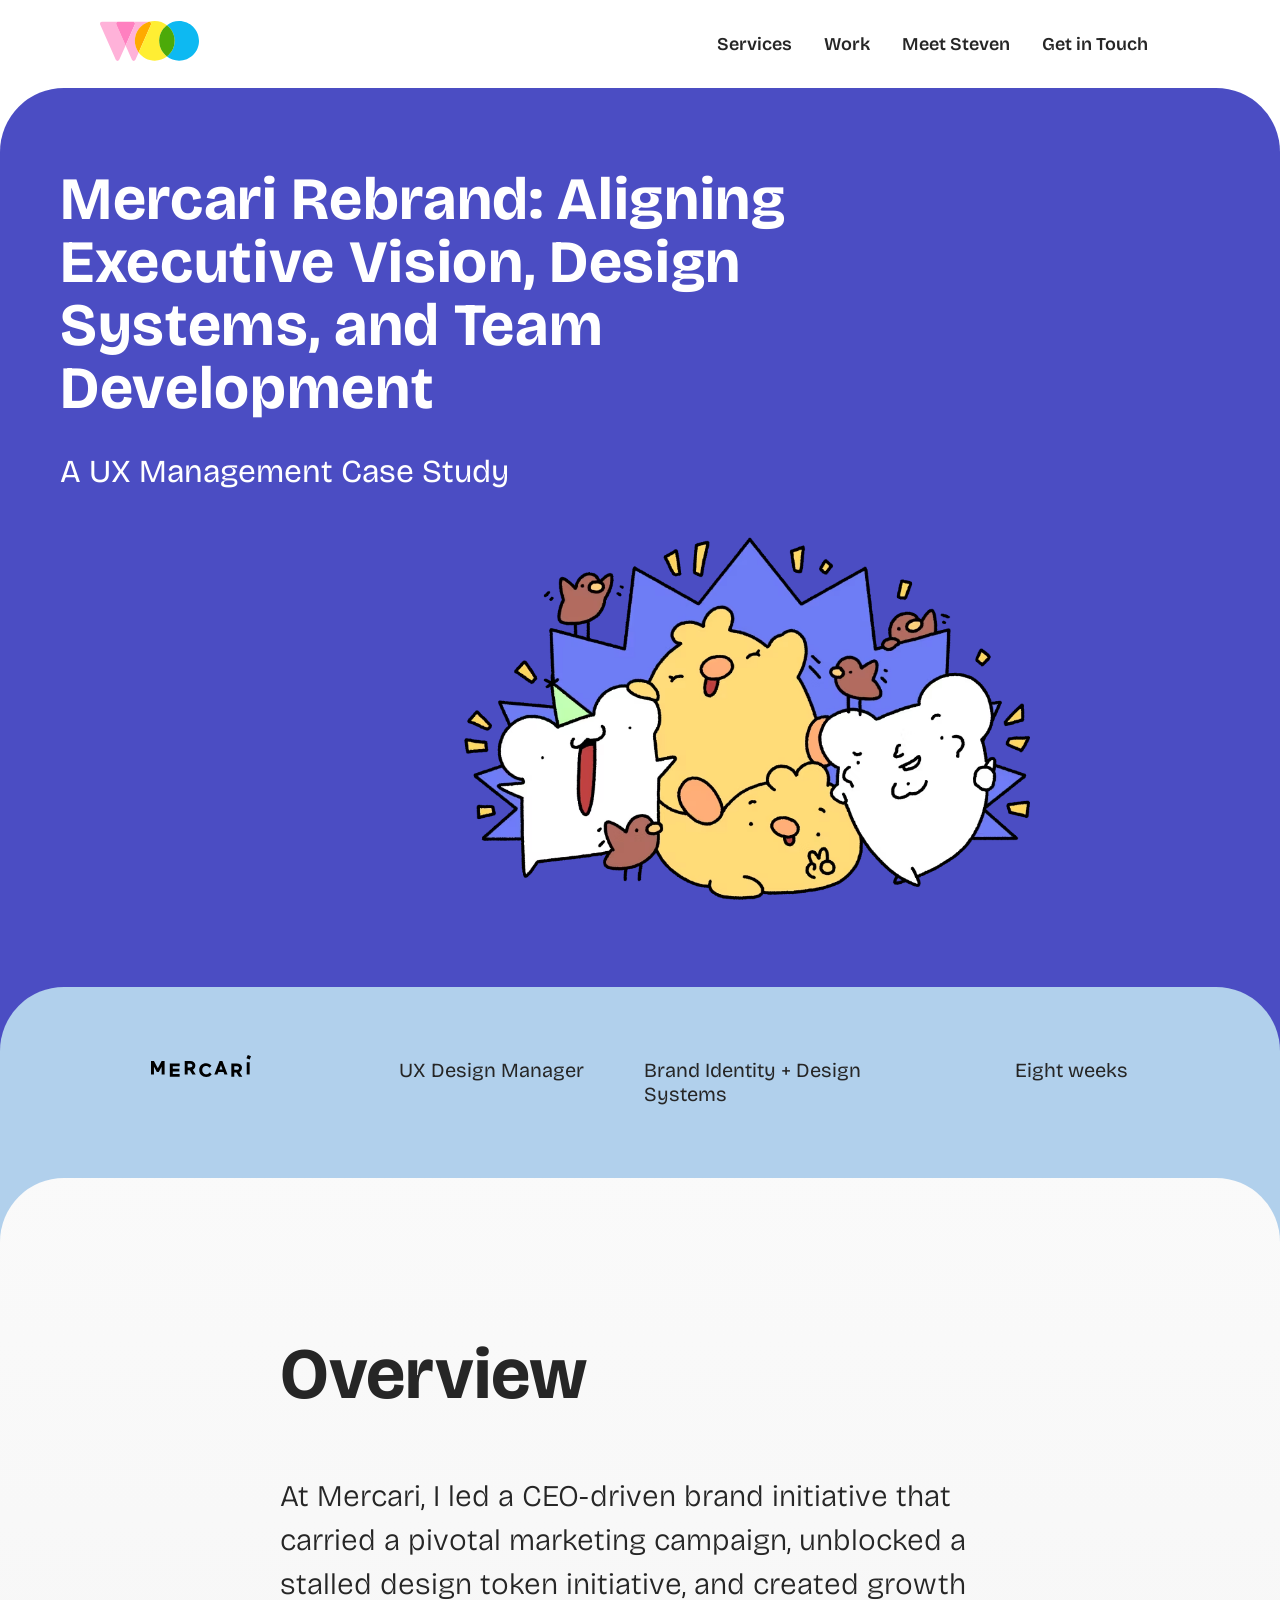
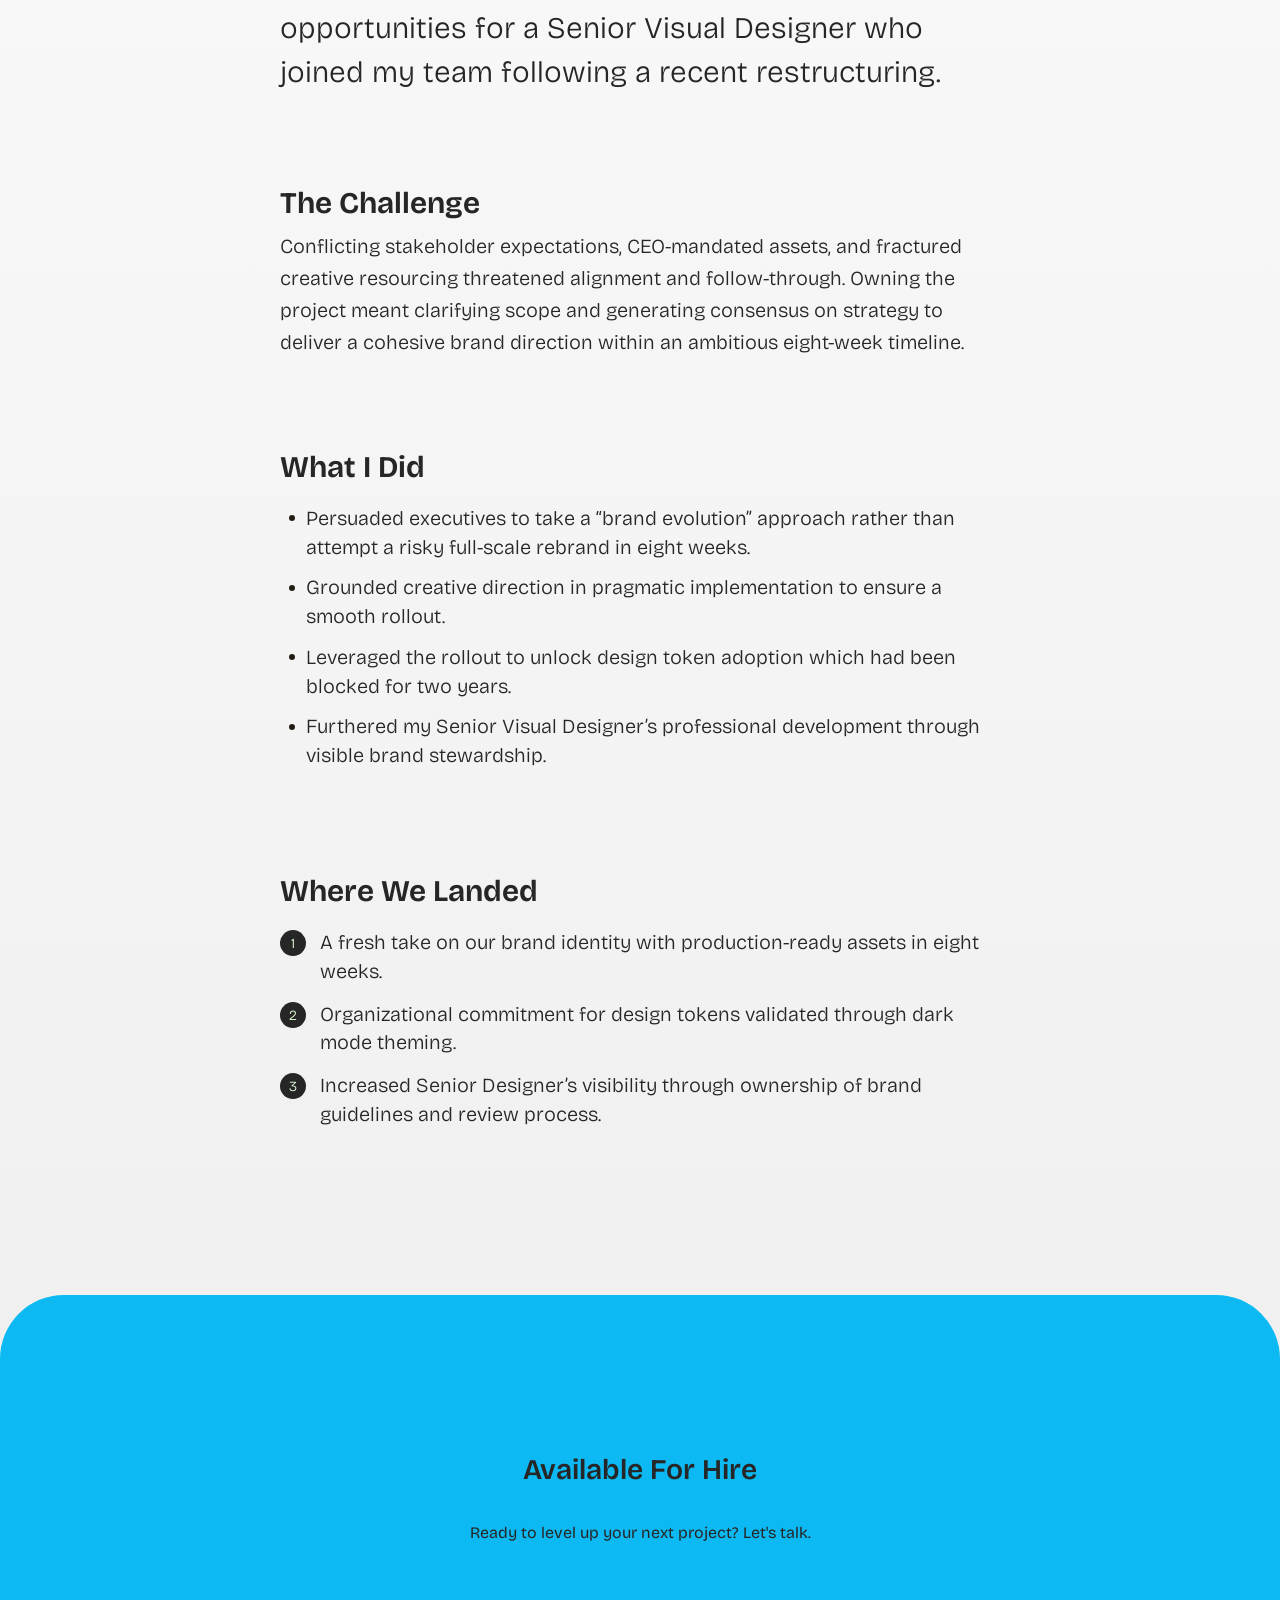
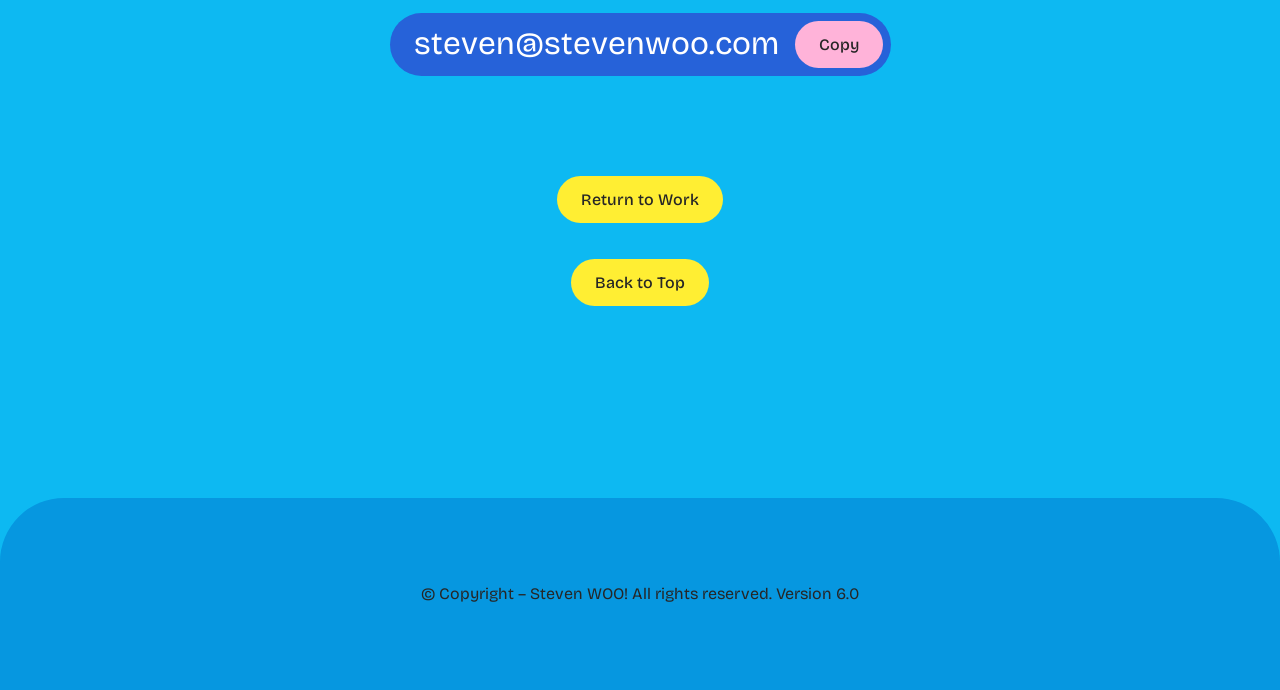
<file: work/mercari-rebrand/mercari-rebrand.html>
<!DOCTYPE html>
<html lang="en">

<head>
    <meta charset="UTF-8">
    <meta name="viewport" content="width=device-width, initial-scale=1.0">
    <title>Case Study Name - Steven Woo</title>
    <link rel="icon" type="image/x-icon" href="../../resources/ico/favicon.ico">
    <link rel="stylesheet" href="../resources/case-study-styles.css">
    <link rel="stylesheet" href="../../resources/styles.css">
    <link rel="stylesheet" href="resources/styles-mercari-rebrand.css">
    <link rel="preconnect" href="https://fonts.googleapis.com">
    <link rel="preconnect" href="https://fonts.gstatic.com" crossorigin>
    <link href="https://fonts.googleapis.com/css2?family=Bricolage+Grotesque:opsz,wdth,wght@12..96,75..100,200..800&display=swap" rel="stylesheet">
</head>

<body class="cs-mercari-rebrand">

    <!---------------------------------->
    <!-- ///// NAVIGATION ///// -->
    <!--------------------------------->

    <header id="top" class="site-header">
        <div class="nav-wrapper">
            <a href="../../index.html"><img class="logo-woo" src="../../resources/images/img-logo-woo.svg"></a>

            <!-- Mobile menu button -->
            <button class="menu-toggle" aria-expanded="false" aria-controls="primary-nav" aria-label="Toggle menu">
                ☰
            </button>

            <!-- Navigation links -->
            <nav id="primary-nav" class="nav-links">
                <a href="../../index.html#services">Services</a>
                <a href="../../index.html#work">Work</a>
                <a href="../../index.html#meet-steven">Meet Steven</a>
                <a href="../../index.html#get-in-touch">Get in Touch</a>
            </nav>
        </div>
    </header>

    <!---------------------->
    <!-- ///// HERO ///// -->
    <!---------------------->
    <section class="hero-cs">
        <div class="hero-container">
            <h1>Mercari Rebrand: Aligning Executive Vision, Design Systems, and Team Development</h1>
            <p class="subtitle">A UX Management Case Study</p>

             <div class="figure">
            <img src="resources/images/img-hero.avif">
        </div>
        </div>

       

    </section>

     <!------------------------------->
    <!-- ///// NEUE OVERVIEW ///// -->
    <!------------------------------->

    <section>
        <div class="project-info">
            <div class="project-details">
                
                <div class="item-1">
                    <!-- <h4>Company</h4> -->
                    <img src="resources/images/logo.svg" alt="Mercari Logo">
                </div>
                
                <div class="item-2">
                    <!-- <h4>Role</h4> -->
                    <p>UX Design Manager</p>
                </div>

                <div class="item-3">
                    <!-- <h4>Scope</h4> -->
                    <p>Brand Identity + Design Systems</p>
                </div>

                <div class="item-4">
                    <!-- <h4>Timeline</h4> -->
                    <p>Eight weeks</p>
                </div>
            </div>
        </div>

    </section>

    <!------------------------------>
    <!-- ///// BODY CONTENT ///// -->
    <!------------------------------>

    <section class="canvas">

    <div class="canvas">
        <div class="band">
            <div class="content">
                <div class="stack">
                    <div class="choke">
                        <h2>Overview</h2>
                        <p class="intro">At Mercari, I led a CEO-driven brand initiative that carried a pivotal marketing campaign, unblocked a stalled design token initiative, and created growth opportunities for a Senior Visual Designer who joined my team following a recent restructuring.</p>
                        
                        <h3>The Challenge</h3>
                        <p>Conflicting stakeholder expectations, CEO-mandated assets, and fractured creative resourcing threatened alignment and follow-through. Owning the project meant clarifying scope and generating consensus on strategy to deliver a cohesive brand direction within an ambitious eight-week timeline.</p>

                        <h3>What I Did</h3>
                        <ul class="custom-list-bullet">
                            <li>Persuaded executives to take a “brand evolution” approach rather than attempt a risky full-scale rebrand in eight weeks.</li>
                            <li>Grounded creative direction in pragmatic implementation to ensure a smooth rollout.</li>
                            <li>Leveraged the rollout to unlock design token adoption which had been blocked for two years.</li>
                            <li>Furthered my Senior Visual Designer’s professional development through visible brand stewardship.</li>
                        </ul>

                        <h3>Where We Landed</h3>
                        <ol class="custom-list">
                            <li>A fresh take on our brand identity with production-ready assets in eight weeks.</li>
                            <li>Organizational commitment for design tokens validated through dark mode theming.</li>
                            <li>Increased Senior Designer’s visibility through ownership of brand guidelines and review process.</li>
                        </ol>
                    </div>
                </div>
            </div>
        </div>
    </div>


    </section>

        <div class="canvas">
        <div class="bottom-nav content-center">
            <div class="hero-content content">
                <h3 class="title">Available For Hire</h3>
                <p class="bricolage-grotesque-display-sub">Ready to level up your next project? Let's talk.</p>
                    
                <div class="poop">
                    <div class="chip-email">
                        <p class="card-title" id="email-text">steven@stevenwoo.com</p>
                        <button type="button" id="copy-email-btn">Copy</button>
                    </div>
                </div>
                
                <a href="../../index.html#work"><button type="button">Return to Work</button></a>

                <a href="#top"><button type="button">Back to Top</button></a>

            </div>
        </div>
    </div>     

    <footer>
        <div class="content-center">
            <p>&copy; Copyright – Steven WOO! All rights reserved. Version 6.0
            </p>
        </div>
    </footer>
    
    </script>


    <!--------------------->
    <!-- ///// END ///// -->
    <!--------------------->

    <script src="resources/data-mercari-rebrand.js"></script>
    <script src="../resources/case-study-renderer.js"></script>
    <script src="../../resources/navigation.js"></script>
</body>

</html>
</file>
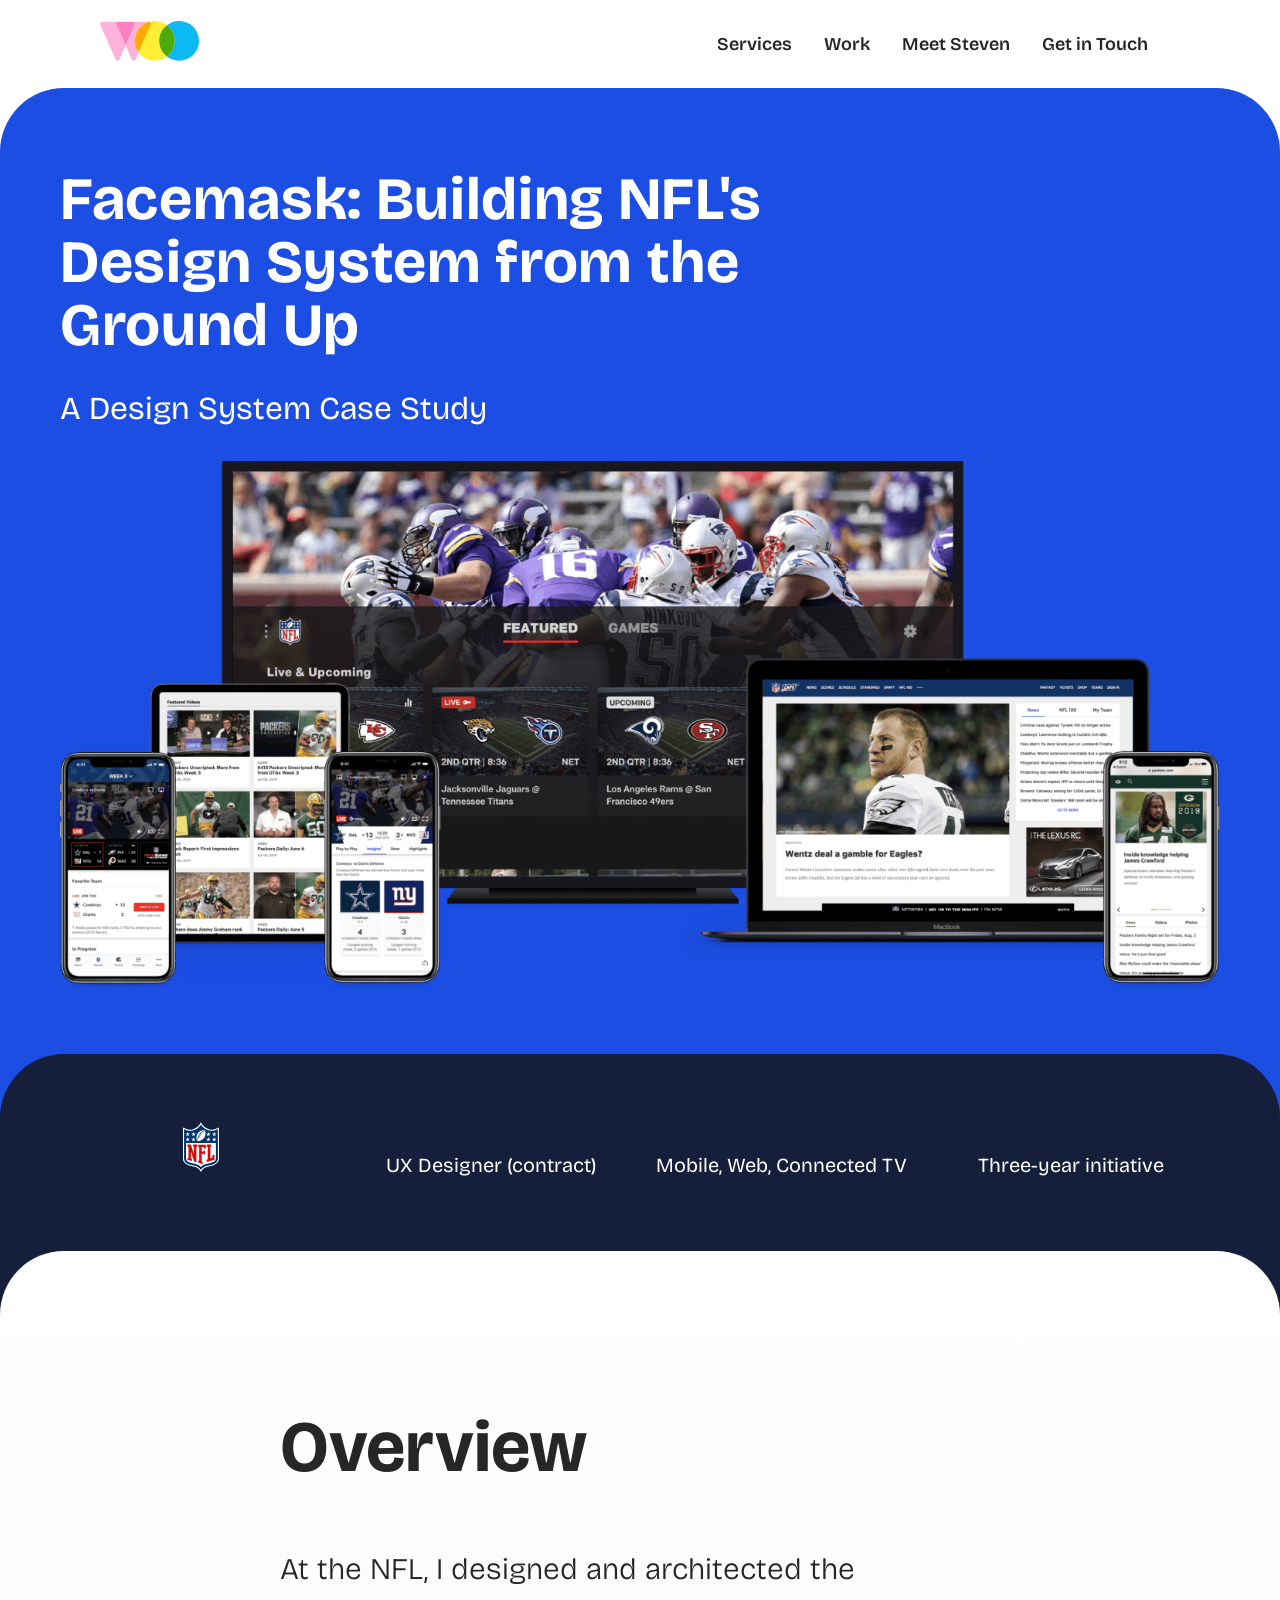
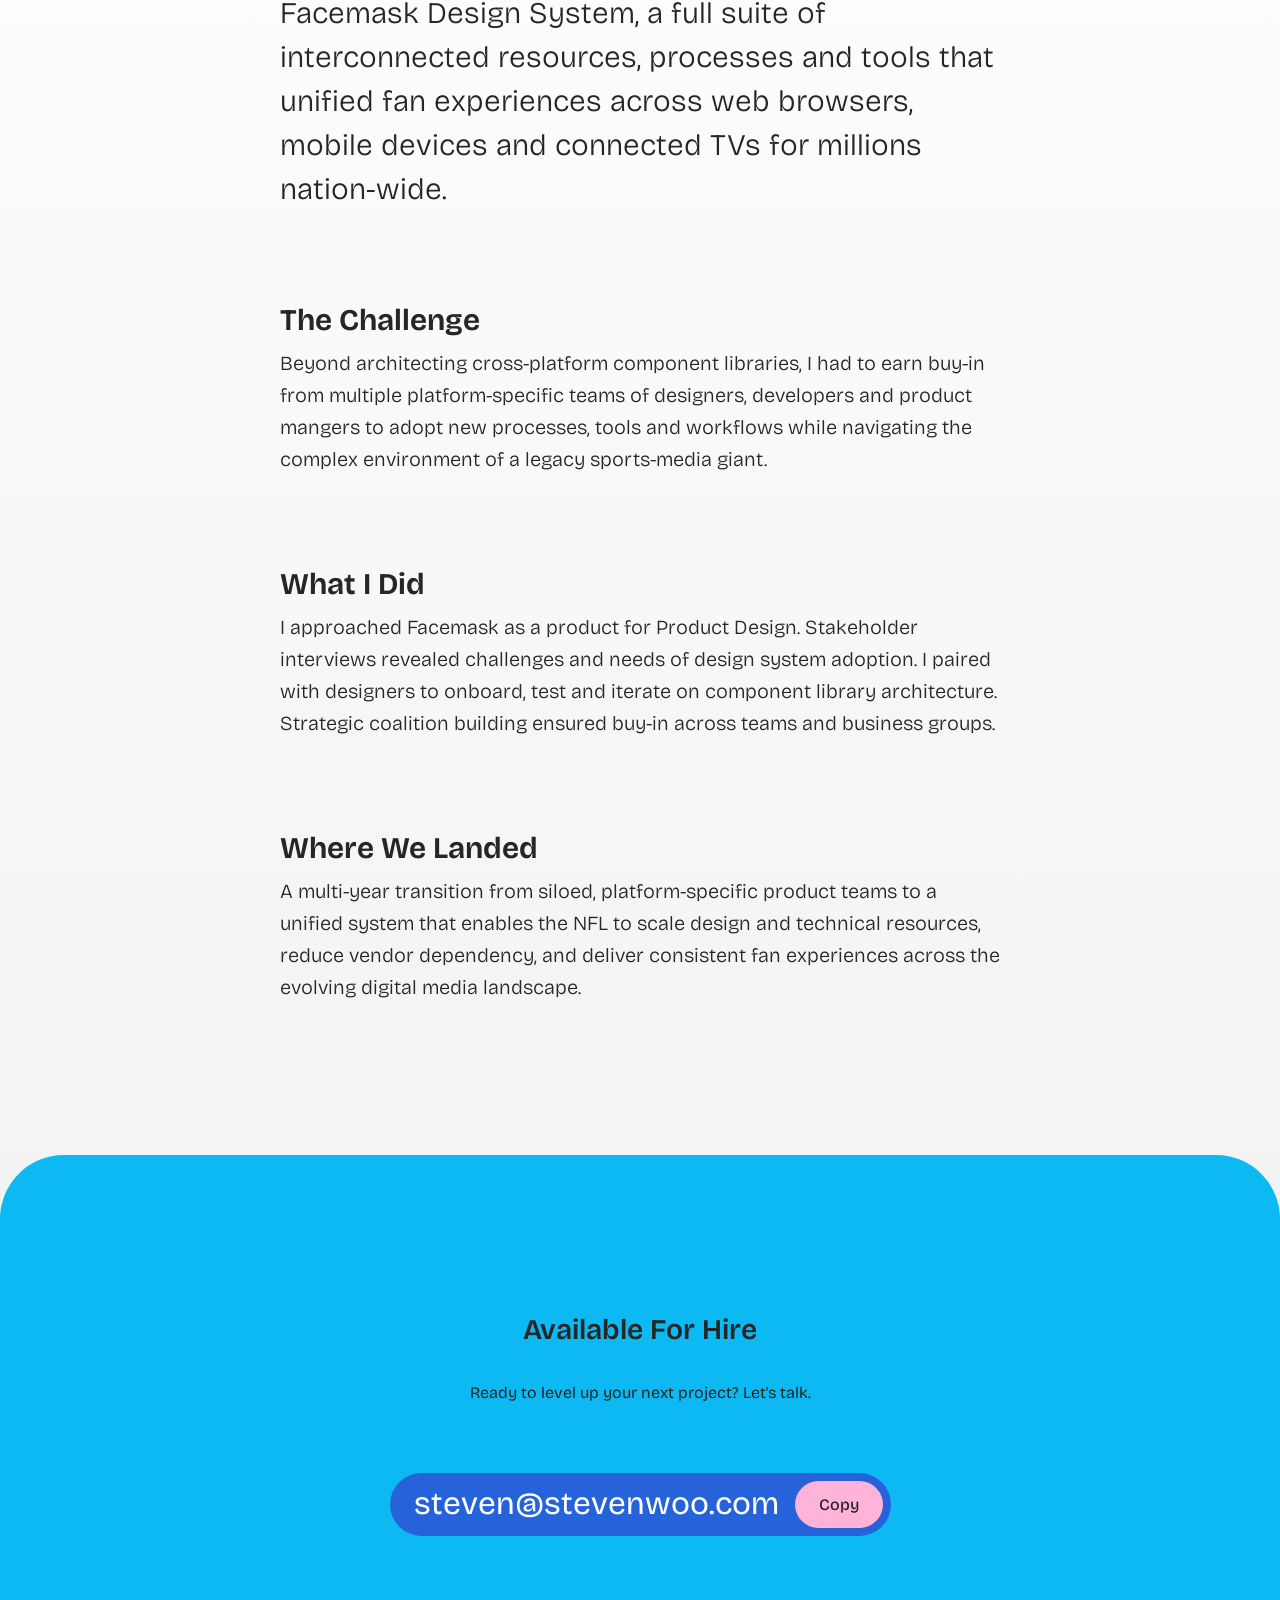
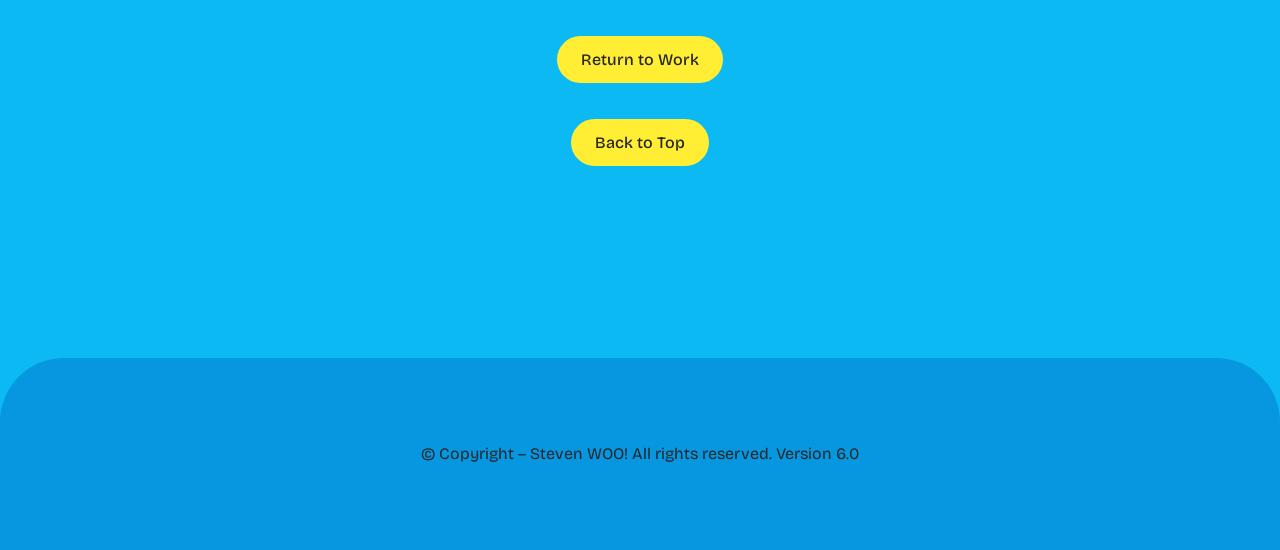
<file: work/nfl-facemask/nfl-design-system.html>
<!DOCTYPE html>
<html lang="en">

<head>
    <meta charset="UTF-8">
    <meta name="viewport" content="width=device-width, initial-scale=1.0">
    <title>Facemask: NFL Design System - Steven Woo</title>
    <link rel="icon" type="image/x-icon" href="../../resources/ico/favicon.ico">
    <link rel="stylesheet" href="../resources/case-study-styles.css">
    <link rel="stylesheet" href="../../resources/styles.css">
    <link rel="stylesheet" href="resources/styles-nfl-facemask.css">
    <link rel="preconnect" href="https://fonts.googleapis.com">
    <link rel="preconnect" href="https://fonts.gstatic.com" crossorigin>
    <link href="https://fonts.googleapis.com/css2?family=Bricolage+Grotesque:opsz,wdth,wght@12..96,75..100,200..800&display=swap" rel="stylesheet">
</head>

<body class="cs-nfl-facemask">

    <!---------------------------------->
    <!-- ///// NAVIGATION ///// -->
    <!--------------------------------->

    <header id="top" class="site-header">
        <div class="nav-wrapper">
            <a href="../../index.html"><img class="logo-woo" src="../../resources/images/img-logo-woo.svg"></a>

            <!-- Mobile menu button -->
            <button class="menu-toggle" aria-expanded="false" aria-controls="primary-nav" aria-label="Toggle menu">
                ☰
            </button>

            <!-- Navigation links -->
            <nav id="primary-nav" class="nav-links">
                <a href="../../index.html#services">Services</a>
                <a href="../../index.html#work">Work</a>
                <a href="../../index.html#meet-steven">Meet Steven</a>
                <a href="../../index.html#get-in-touch">Get in Touch</a>
            </nav>
        </div>
    </header>

    <!---------------------->
    <!-- ///// HERO ///// -->
    <!---------------------->
    <section class="hero-cs">
        <div class="hero-container">
            <h1>Facemask: Building NFL's Design System from the Ground Up</h1>
            <p class="subtitle">A Design System Case Study</p>

            <div class="figure">
                <img src="resources/images/img-productFamily.png">
            </div>
        </div>

       
    </section>

    <!------------------------------->
    <!-- ///// NEUE OVERVIEW ///// -->
    <!------------------------------->

    <section>
        <div class="project-info">
            <div class="project-details">
                
                <div class="item-1">
                    <!-- <h4>Company</h4> -->
                    <img class="logo" src="resources/images/logo.svg" alt="NFL Logo">
                </div>
                
                <div class="item-2">
                    <!-- <h4>Role</h4> -->
                    <p>UX Designer (contract)</p>
                </div>

                <div class="item-3">
                    <!-- <h4>Scope</h4> -->
                    <p>Mobile, Web, Connected TV</p>
                </div>

                <div class="item-4">
                    <!-- <h4>Timeline</h4> -->
                    <p>Three-year initiative</p>
                </div>
            </div>
        </div>

        
    </section>

    <!------------------------------>
    <!-- ///// BODY CONTENT ///// -->
    <!------------------------------>

     <section class="canvas">
        <div class="canvas">
            <div class="band">
                <div class="content">
                    <div class="stack">
                        <div class="choke">
                            <h2>Overview</h2>
                            <p class="intro">At the NFL, I designed and architected the Facemask Design System, a full suite of interconnected resources, processes and tools that unified fan experiences across web browsers, mobile devices and connected TVs for millions nation-wide.</p>
                        
                            <h3>The Challenge</h3>
                            <p>Beyond architecting cross-platform component libraries, I had to earn buy-in from multiple platform-specific teams of designers, developers and product mangers to adopt new processes, tools and workflows while navigating the complex environment of a legacy sports-media giant.</p>

                            <h3>What I Did</h3>
                            <p>I approached Facemask as a product for Product Design. Stakeholder interviews revealed challenges and needs of design system adoption. I paired with designers to onboard, test and iterate on component library architecture. Strategic coalition building ensured buy-in across teams and business groups.</p>

                            <h3>Where We Landed</h3>
                            <p>A multi-year transition from siloed, platform-specific product teams to a unified system that enables the NFL to scale design and technical resources, reduce vendor dependency, and deliver consistent fan experiences across the evolving digital media landscape.</p>
                        </div>
                    </div>
                </div>
            </div>
        </div>
    </section>

    <!----------------------->
    <!-- ///// FOOTER /////-->
    <!----------------------->

    <div class="canvas">
        <div class="bottom-nav content-center">
            <div class="hero-content content">
                <h3 class="title">Available For Hire</h3>
                    <p class="bricolage-grotesque-display-sub">Ready to level up your next project? Let's talk.</p>
                    
                <div class="poop">
                    <div class="chip-email">
                        <p class="card-title" id="email-text">steven@stevenwoo.com</p>
                        <button type="button" id="copy-email-btn">Copy</button>
                    </div>
                </div>
                
                <a href="../../index.html#work"><button type="button">Return to Work</button></a>

                <a href="#top"><button type="button">Back to Top</button></a>

            </div>
        </div>
    </div>     

    <footer>
        <div class="content-center">
            <p>&copy; Copyright – Steven WOO! All rights reserved. Version 6.0
            </p>
        </div>
    </footer>

    </script>


    <!--------------------->
    <!-- ///// END ///// -->
    <!--------------------->

    <script src="resources/data-nfl-facemask.js"></script>
    <script src="../resources/case-study-renderer.js"></script>
    <script src="../../resources/navigation.js"></script>
</body>

</html>
</file>
<file: resources/styles.css>
/* ----------------------------- */
/* RESET & BASE STYLES          */
/* ----------------------------- */

* {
  margin: 0;
  padding: 0;
  box-sizing: border-box;
}

html {
  font-size: 16px;
  font-family: "Bricolage Grotesque", sans-serif;
  scroll-behavior: smooth;
}

/* ----------------------------- */
/* COLOR VARIABLES               */
/* ----------------------------- */

:root {
  /* Primary Colors */
  --primary-yellow: hsl(55, 100%, 60%);
  --primary-magenta: hsl(330, 100%, 85%);
  --primary-cyan: hsl(195, 90%, 50%);
  --primary-cyan-alt: hsl(200, 95%, 45%);

  /* Secondary Colors */
  --secondary-magenta: hsl(330, 100%, 75%);
  --secondary-yellow: hsl(45, 100%, 60%);
  --secondary-green: hsl(95, 90%, 35%);
  --secondary-cyan: hsl(220, 70%, 50%);

  /* Tertiary Colors */
  --tertiary-orange: hsl(40, 100%, 50%);
  --tertiary-green: hsl(120, 90%, 25%);
  --tertiary-violet: hsl(275, 50%, 50%);

  /* Neutral Colors */
  --gray-100: hsl(0, 0%, 100%);
  --gray-150: hsl(0, 0%, 90%);
  --gray-350: hsl(0, 0%, 85%);
  --gray-650: hsl(0, 0%, 40%);
  --gray-900: hsl(0, 0%, 15%);

  /* Semantic Colors */
  --text-primary: var(--gray-900);

  /* Units */

  --unit-standard: 2rem; /* 32 px */
  --unit-large: 4rem; /* 64 px */
  --unit-huge: 8rem; /* 128 px */
  --unit-massive: 16rem; /* 256 px */



/* Border Radius */
  --radius-sm: 0.5rem;
  --radius-md: 1.5rem;
  --radius-lg: 2.5rem;
  
  --radius-mob: var(--radius-md);
  --radius-dsk: var(--radius-lg);

  --radius-standard: 1.5rem;          /* 24 px */
  --radius-prominent: 2.5rem;         /* 40 px */

  --image-radius: var(--radius-standard);

  --gap-standard: 1.5rem; /* 24 px */
  --gap-tight: var(--radius-sm);
}





/* ----------------------------- */
/* TYPOGRAPHY                    */
/* ----------------------------- */

a:link {
  text-decoration: none;
  color: inherit;
}

a:visited {
  color: inherit;
}

.display {
  font-family: "Bricolage Grotesque", sans-serif;
  font-size: 3.16rem; /* 50.2 px */
  font-weight: 700;
  font-style: normal;
  font-variation-settings: "wdth" 100;
  line-height: 3rem;
}

.section-head {
    font-family: "Bricolage Grotesque", sans-serif;
    font-size: 1.78rem; /* 28.43 */
    font-weight: 700;
    font-style: normal;
}

.title {
    font-family: "Bricolage Grotesque", sans-serif;
    font-size: 1.33rem; /* 21.33 */
    line-height: 1.875rem;
    font-weight: 700;
    font-style: normal;
}

.body {
    font-family: "Bricolage Grotesque", sans-serif;
    font-size: 1rem; /* 16px */
    font-weight: 400;
    font-style: normal;
}

.body-large {
  font-family: "Bricolage Grotesque", sans-serif;
  font-size: 1.33rem; /* 21.33 px */
  font-weight: 400;
}

.body-small {
    font-family: "Bricolage Grotesque", sans-serif;
    font-size: .75rem; /* 12px */
    font-weight: 400;
    font-style: normal;
}

.label {
  font-size: 1rem; /* 16 px */
}


.label-small {
    font-family: "Bricolage Grotesque", sans-serif;
    font-size: .75rem; /* 12px */
    font-weight: 400;
    font-style: normal;
}



/* ------ */
/* BORDERS */
/* ------ */

.border {
    width: 100%;
    height: 2px;
    border-radius: 1rem;
    background-color: var(--gray-900);
}

/* ----------------------------------- */
/* ///// NEUE CONTENT CONTAINERS ///// */
/* ----------------------------------- */
.wrapper-hero {
  display: flex;
  flex-direction: column;
  align-items: center;
  margin: 2rem 2rem 8rem 2rem;
    
  }

.band {
  border-radius: var(--radius-prominent) var(--radius-prominent) 0 0;
  margin-top: calc(var(--radius-prominent) * -1);
}

.project {
  display: grid;
  gap: 1.25rem;
  padding-top: 1.5rem;
  padding-bottom: 3rem;
}

.project-info {
  display: flex;
  flex-direction: column;
  justify-content: space-between;
  gap: var(--gap-tight);
}

.pill-group {
  display: flex;
  flex-direction: row;
  flex-wrap: wrap;
  gap: var(--gap-tight);
  padding: 1.25rem 0 2rem 0;
}

.project img {
  width: 100%;
  height: auto;
  border-radius: var(--radius-standard);
}

.bg-creative-services {
  background-color: var(--primary-magenta);
}

.bg-work {
  background-color: var(--gray-100);
  color: var(--gray-900);
}

.bg-work .pill {
  border-color: var(--gray-350);
  color: var(--gray-900);
}

.bg-work button {
  background-color: var(--gray-900);
  color: var(--gray-100);

}

/* .bg-design-tokens {
    background-color: hsl(240, 50%, 20%);
    color: hsl(220, 70%, 97%);
}

.bg-design-tokens .pill {
  border-color: hsl(235, 60%, 60%);
  color: hsl(30, 70%, 97%);
}

.bg-design-tokens button {
  background-color: var(--gray-100);
  color: hsl(240, 50%, 20%);

}

.bg-meetups {
    background-color: hsl(350, 60%, 55%);
    color: hsl(15, 90%, 97%);
}

.bg-meetups .pill {
  border-color: hsl(15, 90%, 80%);
  color: hsl(30, 70%, 97%);
}

.bg-meetups button {
  background-color: var(--gray-100);
  color: hsl(350, 40%, 30%);
}

.bg-rebrand {
  background-color: hsl(265, 60%, 20%);
  color: hsl(280, 90%, 97%);
}

.bg-rebrand .pill {
  border-color: hsl(278, 60%, 35%);
  color: hsl(280, 90%, 97%);
}

.bg-rebrand button {
  background-color: var(--gray-100);
  color: hsl(265, 40%, 15%);
}

.bg-facemask {
  background-color: #F2F2F2;
  color: var(--gray-900)
}

.bg-facemask .pill {
  border-color: hsl(0, 0%, 80%);
  color: hsl(0, 0%, 20%);
}

.bg-facemask button {
  background-color: var(--gray-900);
  color: var(--gray-100);
} */

.bg-meet-steven {
  background-color: var(--secondary-cyan);
  color: var(--primary-yellow);
}

.bg-values-principles {
  background-color: var(--primary-yellow);
}

.bg-contact {
  background-color: var(--primary-cyan);
}

footer {
  display: flex;
  background-color: var(--primary-cyan-alt);
  color: var(--gray-900);
  align-items: center;
  align-content: center;
  justify-content: center;
  min-height: 12rem;
  position: relative;
  z-index: 1;
}

/* --------------------------------------- */
/* ///// END NEUE CONTENT CONTAINERS ///// */
/* --------------------------------------- */



/* ----------------------------- */
/* Targets                    */
/* ----------------------------- */

/*.creative-services h3 {
  color: var(--gray-100);  white 
  align-self: center;
}*/

.work-tag-group,
.work-tag {
    display: none;
}

.page-bg-meet-steven h2 {
    color: var(--primary-yellow);
}

.values-principles-color-carry-over .service {
    background-color: var(--gray-100)
}

.values-principles-color-carry-over h3 {
    color: var(--gray-900);
}

.page-bg-get-in-touch h2 {
    color: var(--gray-100);
}


/* ---------------------------------- */
/* BASE LAYOUT & COMPONENTS (mobile)  */
/* ---------------------------------- */

/* ----------------------------- */
/* NAVIGATION MOBILE             */
/* ----------------------------- */

/* Structure */
.site-header {
  background-color: var(--gray-100);
  color: var(--gray-900);
  padding: 0 1.25rem;
}

.nav-wrapper {
  display: flex;
  align-items: center;
  justify-content: space-between;
  max-width: 1080px;
  margin: 0 auto;
}

/* Menu toggle (mobile only) */
.menu-toggle {
  background: none;
  border: none;
  color: var(--gray-900);
  font-size: 2rem;
  cursor: pointer;
}

/* Navigation links */
.nav-links {
  display: none; /* hidden on mobile by default */
  flex-direction: column;
  gap: 1rem;
  background-color: var(--gray-100);
  position: absolute;
  top: 67px; /* below header */
  left: 0;
  width: 100%;
  height: 100vh;
  padding: 1.5rem 1.5rem;
  transition: all 0.3s ease;
  transform: translateY(-20px);
  opacity: 0;
  pointer-events: none;
  text-align: center;
}

.nav-links.open {
  display: flex;
  transform: translateY(0);
  opacity: 1;
  pointer-events: auto;
}

.nav-links a {
  color: var(--gray-900);
  font-size: 1.5rem;
  text-decoration: none;
  font-weight: 600;
}

.nav-links a:hover {
  color: var(--primary-cyan);
}


/* ----------------------------- */
/* NAVIGATION                    */
/* ----------------------------- */

.logo-woo {
    width: auto;
    height: 2rem;
}

.content-wrapper {
    width: 100%;
    max-width: 1200px;
    margin: 0 auto;
    display: flex;
    flex-direction: column;
    justify-content: center;
    gap: 1.5rem;                /* 24px vertical gap */
    /* padding-block: 2.5rem;      /* 40px top/bottom *
    padding-inline: 1.25rem; */
    padding: 4rem 2rem 10rem 2rem;
}

.content-center {
    align-items: center;
    text-align: center;
}

.hero {
  background-color: var(--primary-yellow);
  color: var(--text-primary);
  display: flex;
  flex-direction: column;
  align-items: flex-start;
  gap: 1.5rem;
  padding: 3.5rem 2rem 3.5rem 2rem;
  border-radius: var(--radius-standard);
}

/* Stack hero text vertically */
.hero-content {
  display: flex;
  flex-direction: column;
  gap: 1.5rem;
}

/* Hide image on mobile by default */
.hero-img {
  display: none;
}

/* BUTTONS */
button {
  font-family: "Bricolage Grotesque", sans-serif;
  background-color: var(--gray-900);
  border: none;
  color: var(--primary-yellow);
  padding: 0.875rem 1.5rem;
  font-size: 1rem;
  font-weight: 500;
  border-radius: 100px;
  cursor: pointer;
  align-self: flex-start;
}

.bg-contact button {
    background-color: var(--primary-yellow);
    color: var(--gray-900);
    align-self: center;
}

.chip-email button {
  background-color: var(--primary-magenta);
}

/* Container Background & Carry-overs */

.page-bg-creative-services {
    background-color: var(--primary-magenta);
    border-radius: var(--radius-standard) var(--radius-standard) 0 0;
}

.page-bg-work {
    background-color: var(--gray-150);
    border-radius: var(--radius-standard) var(--radius-standard) 0 0;
}

.page-bg-values-principles {
    background-color: var(--primary-yellow);
    border-radius: var(--radius-standard) var(--radius-standard) 0 0;
}

.page-bg-get-in-touch {
    background-color: var(--primary-cyan);
    border-radius: var(--radius-standard) var(--radius-standard) 0 0;
    padding-top: 5rem;
    padding-bottom: 15rem;
}

.work-color-carry-over {
    background-color: var(--primary-magenta);
}

.meet-steven-color-carry-over {
    background-color: var(--gray-150);
}

.values-principles-color-carry-over {
    background-color: var(--secondary-cyan);
}

.get-in-touch-color-carry-over {
    background-color: var(--primary-yellow);
}

.card-collection {
    display: flex;
    flex-direction: column;
    gap: 1.5rem;
    flex: none;
    align-items: center;
}

.creative-services .card-item {
  background-color: var(--primary-cyan);
}

.card-item {
  display: flex;
  flex-direction: column;
  background-color: var(--gray-100);
  color: var(--gray-900);
  gap: 1rem;
  padding: 2.5rem 2rem 2.5rem 2rem;
  border-radius: var(--radius-standard);
  max-width: 21rem;
}

.card-item img {
  width: 4rem;
  aspect-ratio: 1 / 1;
  margin-bottom: 3rem;
}

.card-bg-service {
  background-color: var(--primary-cyan);
}

/* ------------------- */
/* START NEW WORK CARD */
/* ------------------- */

/* .work-card {
  display: grid;
  grid-template-columns: 1fr;
  border-radius: var(--radius-standard);
  overflow: hidden;
  background-color: var(--gray-100);
}

.work-card img {
  width: 100%;
  height: 100%;
  object-fit: cover;
  min-height: 18rem;
}

.work-content {
  display: flex;
  flex-direction: column;
  background-color: var(--gray-100);
  padding: 1.5rem 2rem 1.5rem 2rem;
  gap: 1.5rem;
}

.work-content h3 {
  font-size: 1.75rem;
}

.work-content p {
  font-size: .875rem;
  color: var(--gray-650);
}

.work-details {
  display: flex;
  flex-direction: column;
  gap: 0rem;
}

.work-details div {
    display: flex;
    flex-direction: row;
    justify-content: space-between;
    border-bottom: 2px solid;
    border-color: var(--gray-150);
    padding: .75rem 0 .75rem 0;
} */

/* ----------------- */
/* END NEW WORK CARD */
/* ----------------- */

.meet-steven-content {
    display: flex;
    flex-direction: column;
    gap: 1.5rem;
}

.card-meet-steven-message {
    display: flex;
    flex-direction: column;
    background-color: var(--primary-magenta);
    color: var(--secondary-cyan);
    border-radius: var(--radius-standard);
    padding: 2.5rem;
    gap: 1.25rem;
    min-height: 18.75rem;
    justify-content: center;
    align-items: flex-start;
}

.pill {
    border: 1px solid;
    padding: 8px 12px 8px 12px;
    border-radius: 24px;
}

.meet-steven-img {
    background-image: url("images/img-meet-steven.avif");
    background-position: center;
    background-size: cover;
    width: 100%;
    height: 20rem;
    border-radius: var(--radius-standard);
}

.img-meet-steven {
    display: flex;
    justify-content: center;
    align-items: center;
}

.img-meet-steven img {
  max-width: 100%;
  height: auto;
  object-fit: contain;
}

.meet-steven-grid {
  display: grid;
  grid-template-columns: 1fr;
  background-color: var(--gray-100);
  color: var(--secondary-cyan);
  padding: 2.5rem;
  gap: 2.5rem;
  border-radius: var(--radius-standard);
}

.meet-steven-grid .content {
  align-self: center;
}

.meet-steven-grid img {
  width: 100%;
  place-self: center;
}

.chip-email {
  display: flex;
  flex-direction: row;
  flex-wrap: nowrap;
  background-color: var(--secondary-cyan);
  color: var(--gray-100);
  align-items: center;
  border-radius: 24rem;
  padding: .5rem .5rem .5rem 1rem;
  gap: 1rem;
  margin: 2rem 0 4rem 0;
  align-self: center;
  width: fit-content;
}

.chip-email .pill {
  border: none;
}



/* ------------------------------------------------------------------------------------------------------------------ */
/* ///// ///// ///// ///// ///// ///// ///// MEDIA QUERIES (enhancements)  ///// ///// ///// ///// ///// ///// ///// */
/* ---------------------------------------------------------------------------------------------------------------- */

/* Tablet & up (≥ 760px) */
@media (min-width: 760px) {
  
:root {
    --radius-standard: 2.5rem;   /* 40 px */
    --radius-prominent: 4rem;    /* 64 px */
    --gap-standard: 2rem;
}

  /* ---------------------------------------------------- */
 /* ///// ///// ///// NEUE CONTAINERS  ///// ///// ///// */
/* ---------------------------------------------------- */

.wrapper-hero {
  margin: var(--unit-standard) var(--unit-large) 12rem var(--unit-large);
}

.hero-content {
  gap: 2.25rem;
}

.project {
  grid-template-columns: 2fr 1fr;
  padding-top: 5rem;
  padding-bottom: 8rem;
  gap: 3rem;
}



  /* -------------------------------------------------------- */
 /* ///// ///// ///// END NEUE CONTAINERS  ///// ///// ///// */
/* -------------------------------------------------------- */

.logo-woo {
  height: 2.5rem;
}

.logo-woo img {
    height: 2.5rem;
  }  

  /* ----------------------------------------------- */
 /* ///// ///// ///// TYPOGRAPHY  ///// ///// ///// */
/* ----------------------------------------------- */

.display {
  font-size: 5.61rem; /* 89.76px */
  line-height: 5rem;
  }

.section-head {
  font-size: 3.16rem; /* 50.52 px */
  font-weight: 700;
  }

.title {
  font-size: 1.78rem; /* 28.43 px */
  font-weight: 600;
  line-height: 1.875rem;
  }

.body {
  font-size: 1rem; /* 16 px */
}

.body-large {
  font-size: 1.33rem; /* 21.33 px */
  }

.body-small {
  font-size: .75rem; /* 12px */
  }

.label {
  font-size: 1rem; /* 16px */
}

.label-small {
  font-size: .75rem; /* 12 px */
  font-weight: 400;
  letter-spacing: .02rem;
}

/* ----------------------------- */
/* NAVIGATION DESKTOP             */
/* ----------------------------- */

.menu-toggle {
    display: none;
  }

  .nav-links {
    position: static;
    display: flex;
    flex-direction: row;
    justify-content: flex-end;
    align-items: center;
    gap: 2rem;
    background: none;
    transform: none;
    opacity: 1;
    pointer-events: auto;
    padding: 2rem;
    height: auto;
  }

  .nav-links a {
    font-size: 1.125rem;
  }

/* ----------------------------- */
/* NAVIGATION                    */
/* ----------------------------- */

  .card-title {
    font-size: 2rem; /* 32px */
  }

  .content-wrapper {
    margin: 0 auto;
    padding-top: 10rem;
    padding-bottom: 24rem;
    gap: 2.625rem;
  }



  .hero {
    flex-direction: row; /* side-by-side layout */
    align-items: center;
    padding: 4rem;
    gap: 40px;
    max-width: 72rem;
  }

  

  .hero-img {
    display: block; /* now visible */
    background-image: url("images/img-hero-steven.avif");
    background-position: center;
    background-size: cover;
    background-color: var(--secondary-yellow);
    width: 22rem;
    height: 22rem;
    border-radius: 100%;
    aspect-ratio: 1 / 1;
    flex-shrink: 0;
  }

  .card-collection {
    flex-direction: row;
    flex-wrap: wrap;
    justify-content: center;
    gap: var(--gap-standard);
}

.service {
    flex:1 1 calc(50% - 1.5rem);
    max-width: calc (50% - 1.5rem);
    padding: 2.5rem;
}

.service-img {
    width: 100%;
    height: 5rem;
}


/* ------------------- */
/* START NEW WORK CARD */
/* ------------------- */
.work-card {
  grid-template-columns: 2fr 1fr;
  align-items: stretch;
}

.work-content {
  justify-content: space-between;
}

/* ------------------- */
/* END NEW WORK CARD */
/* ------------------- */

.meet-steven-content {
    flex-direction: row-reverse;
    align-items: stretch;
    gap: 2rem;
}

.card-meet-steven-message,
.meet-steven-img {
    flex: 1 1 50%;
    display: flex;
    justify-content: center;
}

.card-meet-steven-message {
    flex-direction: column;
    padding: 2.5rem;
}

.meet-steven-img {
    height: 400px;
    min-height: 300px;
}

.meet-steven-grid {
  grid-template-columns: 1fr 1fr;
  padding: 2rem 5rem 2rem 5rem;
  gap: 5rem;
}

.meet-steven-grid img {
  width: 90%;
}

.color-grid {
  grid-template-columns: repeat(auto-fit, minmax(160px, 1fr));
  }

.pill {
    padding: .5rem 1rem .5rem 1rem;
    border-radius: 1.5rem;
}

.chip-email {
  padding: .5rem .5rem .5rem 1.5rem;
}

}
</file>
<file: work/resources/case-study-styles.css>
* {
    margin: 0;
    padding: 0;
    box-sizing: border-box;
}

/* ----------------------------- */
/* COLOR VARIABLES               */
/* ----------------------------- */

:root {
  /* Primary Colors */
  --primary-yellow: hsl(55, 100%, 60%);
  --primary-magenta: hsl(330, 100%, 85%);
  --primary-cyan: hsl(195, 90%, 50%);

  /* Secondary Colors */
  --secondary-magenta: hsl(330, 100%, 75%);
  --secondary-yellow: hsl(45, 100%, 60%);
  --secondary-green: hsl(95, 90%, 35%);
  --secondary-cyan: hsl(220, 70%, 50%);

  /* Tertiary Colors */
  --tertiary-orange: hsl(40, 100%, 50%);
  --tertiary-green: hsl(120, 90%, 25%);
  --tertiary-violet: hsl(275, 50%, 50%);

  /* Neutral Colors */
  --gray-100: hsl(0, 0%, 100%);
  --gray-150: hsl(0, 0%, 90%);
  --gray-350: hsl(0, 0%, 85%);
  --gray-650: hsl(0, 0%, 40%);
  --gray-900: hsl(0, 0%, 15%);

  /* Semantic Colors */
  --text-primary: var(--gray-900);
  --background-primary: var(--gray-100);
}

body {
    font-size: 1rem;
    font-family: "Bricolage Grotesque", sans-serif;
    line-height: 1.5rem;
    color: var(--text-primary);
}

.hero-container {
    display: flex;
    flex-direction: column;
    gap: 2.25rem;
    width: 100%;
    max-width: 1200px;
    margin: 0 auto;
    padding: 0 1.25rem;
}

/* Hero Section */
.hero-cs {
    display: flex;
    flex-direction: column;
    width: 100%;
    gap: 6rem;
    padding: 2.5rem 0;
    text-align: left;
    border-radius: var(--radius-prominent) var(--radius-prominent) 0 0;
}

.cs-mercari-rebrand .hero-cs,
.cs-mercari-rebrand .overview,
.cs-mercari-rebrand .body-content-color-carry-over {
    background-color: var(--tertiary-violet);
    color: var(--gray-100);
}

.hero-cs h1 {
    font-size: 2.5rem;
    font-weight: 700;
    font-style: normal;
    line-height: 2.6875rem;
    max-width: 800px;
    letter-spacing: .5pt;
}

.hero-cs .subtitle {
    font-size: 1.125rem;
    font-weight: 400;
    font-style: normal;
}

/* Overview Section */
.overview {
    padding: 0 0 6rem 0;
    background:var(--primary-yellow);
}

.overview h2 {
    font-size: 1.5rem;
    font-weight: 800;
    color: var(--gray-900);
    margin-bottom: 3rem;
}

.overview-grid {
    display: grid;
    grid-template-columns: 1fr;
    gap: 1rem;
    max-width: 1000px;
    margin: 0 auto;
}

.overview-group {
    display: flex;
    flex-direction: column;
    gap: 1rem;
    flex: none;
    align-items: center;
}

.overview-item {
    background-color: var(--primary-cyan);
    color: var(--gray-900);
    max-width: 21rem;
    width: 100%;
    display: flex;
    flex-direction: column;
    gap: .5rem;
    padding: 1.5rem;
    border-radius: var(--radius-standard);
}

.overview-item h3 {
    font-family: "Bricolage Grotesque", sans-serif;
    font-size: 1.5rem;
    font-weight: 700;
    font-style: normal;
    color: var(--gray-100);
}

.overview-item p {
    font-family: "Bricolage Grotesque", sans-serif;
    font-size: 1.125rem;
    font-weight: 400;
    line-height: 1.5rem;
}

.overview-item li {
    font-family: "Bricolage Grotesque", sans-serif;
    font-size: 1.125rem;
    font-weight: 400;
    list-style-position: inside;
    margin: 0 0;
}

.overview-item:has(ul) {
  gap: .5rem;
}

/* Body Content */

/* ----------------------------------- */
/* ///// NEUE CONTENT CONTAINERS ///// */
/* ----------------------------------- */

.project-info {
    display: flex;
    flex-direction: row;
    justify-content: center;
    align-items: baseline;
    padding: 2rem 2.5rem calc(var(--radius-standard) * 3.5) 2rem;
    border-radius: var(--radius-prominent) var(--radius-prominent) 0 0;
    margin-top: calc(var(--radius-prominent) * -1);
}

.project-details {
    display: grid;
    grid-template-columns: 1fr;
    grid-template-rows: 1fr 1fr 1fr 1fr;
    gap: 1rem;
    width: 100%;
    max-width: 1440px;
    padding: 2rem 0 5rem 0;
    align-self: center;
    align-items: center;
}

/* -- Use to wrapp entire case study body --*/
.canvas {
    display: flex;
    flex-direction: column;
    flex-wrap: nowrap;
    width: 100%;
    margin-top: calc(var(--radius-standard) * -1);
    border-radius: var(--radius-standard) var(--radius-standard) 0 0;
}

/* -- Use for edge-to-edge background color --*/
.canvas .band {
    display: flex;
    flex-direction: column;
    flex-wrap: nowrap;
    width: 100%;
    align-items: center;
    padding-top: 4rem;
    padding-bottom: 8rem;
    /* padding-bottom: 3.5rem; */
}

.content {
    display: flex;
    flex-direction: column;
    justify-content: center;
    width: 100%;
    max-width: 72rem;
    gap: 8rem;
}



.content .choke {
    display: flex;
    flex-direction: column;
    align-self: center;
    max-width: 45rem;   /* 720 px */
}

.content .stack,
.content .stack-tight {
    display: flex;
    flex-direction: column;
    flex-wrap: nowrap;
    padding: 0 1.5rem;  /* 24 px Left and Right */
}

.content .choke,
.content .stack {
    gap: 3rem;          /* 16 px Between Sections */
    
}

.content .stack-tight {
    display: flex;
    flex-direction: column;
    flex-wrap: nowrap;
    gap: 1.5rem;
}

.comparison {
    display: grid;
    grid-template-columns: 1fr;
    gap: 2rem;
}

.comparison .caption {
    display: flex;
    flex-direction: column;
    justify-content: center;
    padding: 2.5rem;
    gap: 1rem;
}


/* --------------------------------------- */
/* ///// END NEUE CONTENT CONTAINERS ///// */
/* --------------------------------------- */

.flashcard {
    display: grid;
    grid-template-rows: auto auto auto 1fr;
    gap: 1.5rem;
    background-color: var(--gray-150);
    padding: 2rem 2rem;
    max-width: 24rem;
}

.flashcard h3 {
    font-size: 1.5rem;
    line-height: 1.875rem;
}



.deck {
    display: flex;
    flex-direction: row;
    flex-wrap: wrap;
    gap: 2rem;
    justify-content: center;
    width: 100%;
    align-items: stretch;
}

.body-content-color-carry-over {
    background-color: var(--primary-yellow);
}

.body-content-bg {
    background-color: var(--gray-100);
    width: 100%;
    border-radius: var(--radius-standard) var(--radius-standard) 0 0;
}

.body-content {
    display: flex;
    flex-direction: column;
    max-width: 1080px;
    margin: 0 auto;
    padding-inline: 1.25rem;
    gap: 3.875rem;                /* 24px vertical gap */
    padding: 4rem 2rem 8rem 2rem;
    color: var(--text-primary);
}

.section-block {
    display: flex;
    flex-direction: column;
    gap: 1.5rem;
}

.body-content h2 {
    font-family: "Bricolage Grotesque", sans-serif;
    font-size: 2.875rem;
    font-weight: 700;
    font-style: normal;
    line-height: 110%;
    /*margin: 1rem 0 1rem 0;*/
}

.body-content h2:first-child {
    margin-top: 0;
}

.body-content h3 {
    font-family: "Bricolage Grotesque", sans-serif;
    font-size: 1.5rem;
    font-style: normal;
    margin-top: 1rem; /*<-- Corrected spacing above callout title*/
}

/* --------------------------------------- */
/* ///// ///// NEUE TYPOGRAPHY ///// ///// */
/* --------------------------------------- */

.project-details p,
.project-details li {
    font-size: 1.25rem;
    font-weight: 500;
}

.project-details h4 {
    font-size: 1.25rem;
    font-weight: 400;
    line-height: 2.125rem;
}

/* XXX - Depricate ".body-content h2" */
.canvas .band h2 {
    font-family: "Bricolage Grotesque", sans-serif;
    font-size: 2.25rem;
    font-weight: 700;
    font-style: normal;
    line-height: 2.75rem;
    /*margin: 1rem 0 1rem 0;*/
}

.canvas .band-strong h2 {
    font-size: 1.5rem;
    text-align: center;
    line-height: 2rem;
}

/* XXX - Depricate ".body-content h3" */
.canvas .band h3 {
    font-family: "Bricolage Grotesque", sans-serif;
    font-size: 1.5rem;
    line-height: 1.625rem;
    font-weight: 650;
    font-style: normal;
    /* margin-top: 1rem; /* <-- Used for rhythmic separation from previous paragraph */
}

/* XXX - Depricate ".body-content p" */
.canvas .band p {
    font-family: "Bricolage Grotesque", sans-serif;
    font-size: 1.125rem;
    font-weight: 300;
    line-height: 1.8rem;
}

.canvas .band li {
    font-size: 1.125rem;
    font-weight: 300;
    line-height: 1.8rem;
}

/* XXX - Depricate ".body-content p.intro" */
.canvas p.intro {
    font-size: 1.25rem;
    line-height: 1.875rem;
}

.band .choke h3 + p {
    margin-top: -2.25rem;
}

.band .choke h3 + ul,
.band .choke h3 + ol {
    margin-top: -1.75rem;
}

.content h4 + p {
    margin-top: .25rem;
}

.content h4 + ul,
.content h4 + ol {
    margin-top: .75rem;
}


/* ------------------------------------------- */
/* ///// ///// END NEUE TYPOGRAPHY ///// ///// */
/* ------------------------------------------- */


.highlight-box h3 {
    margin: 1rem 0 1rem 0;
}

.body-content p {
    font-family: "Bricolage Grotesque", sans-serif;
    font-size: 1.125rem;
    font-weight: 400;
    line-height: 1.8rem;
}


.body-content li {
    font-size: 1.125rem;
    font-weight: 400;
    line-height: 1.8rem;
    /*margin-bottom: 0.75rem;*/
}

.body-content p.intro {
    font-size: 1.3rem;
    line-height: 2.08rem;
}

ol {
    list-style: none;
}

.body-content ol {
    padding-left: .25rem;
}

.custom-list {
  counter-reset: item;
  list-style: none;
  padding-left: 0;
}

.custom-list li {
  counter-increment: item;
  display: grid;
  grid-template-columns: 2rem 1fr;
  gap: .5rem;
  align-items: start;
  margin-bottom: .875rem;
}

.custom-list li::before {
  content: counter(item);
  display: grid;
  place-items: center;

  width: 1.5rem;
  height: 1.5rem;
  border-radius: 50%;
  transform: translateY(0.125em);
  font-size: .875rem;
}

.custom-list-bullet {
    list-style-type: none;
    padding-left: 0rem;
}

.custom-list-bullet li {
    background-image: url(../resources/images/list-bullet.svg);
    background-repeat: no-repeat;
    background-position: 0 .15rem;
    background-size: 1.5rem 1.5rem;
    padding-left: 1.625rem;
    margin-bottom: .75rem;
}

.body-content .img-cap {
    font-family: "Bricolage Grotesque", sans-serif;
    font-size: 1rem;
    font-weight: 300;
    font-style: italic;
    color: var(--gray-650);
    border-left: var(--gray-150) solid 4px;
    padding-left: 1rem;
}

.figure {
    display: flex;
    flex-direction: column;
    gap: 1rem;
    /*margin: 1.5rem 0;*/
}

.ol-alpha {
    list-style-type: lower-alpha;
}

.highlight-box {
    background-color: var(--gray-150);
    padding: 2rem;
    margin: 2rem 0;
    border-radius: var(--radius-standard);
}

.highlight-box h4 {
    color: var(--gray-900);
    font-weight: 800;
    margin-bottom: 1rem;
    font-size: 1.2rem;
}

.highlight-box + .highlight-box {
  margin-top: 0;
}

.callout {
    display: flex;
    width: 100%;
    flex-direction: column;
    gap: 1.5rem;
    padding: 1.5rem;
}

.callout h3:first-child {
    font-size: 1.5rem;
    font-weight: 600;
    margin-top: 0;
}

.callout h4 {
    font-size: 1.25rem;
}

.content-group {  /* Displays divs vertically on mobile, horizontally desktop */
    display: flex;
    flex-direction: column;
    width: 100%;
    gap: 1rem;
    flex: none;
    align-items: stretch;
}

.content-item {
    display: flex;
    width: 100%;
    flex-direction: column;
    gap: 1rem;
    border-radius: var(--radius-standard);
}

.outcome-grid {
    display: grid;
    grid-template-columns: repeat(auto-fit, minmax(300px, 1fr));
    gap: 2rem;
    margin: 3rem 0;
}

.outcome-item {
    background: white;
    padding: 2rem;
    border-radius: 12px;
    border: 1px solid #e0e0e0;
}

.outcome-item h4 {
    color: #2A5C8B;
    margin-bottom: 1rem;
    font-size: 1.2rem;
}

.bottom-nav {
    display: flex;
    flex-direction: column;
    justify-content: center;
    gap: 1.5rem;
    background-color: var(--primary-cyan);
    border-radius: var(--radius-prominent) var(--radius-prominent) 0 0;
    margin-top: calc(var(--radius-prominent) * -1);
    padding: 4rem 0 8rem 0;
}

.title-end {
    font-size: 1.875rem;
    line-height: 1.875rem;
    font-weight: 700;
    font-style: normal;
}

.bottom-nav button {
    background-color: var(--primary-yellow);
    color: var(--gray-900)
}

.poop{
    display: flex;
    flex-direction: column;
    justify-content: center;
}

footer {
    background-color: var(--primary-cyan-alt);
    border-radius: var(--radius-prominent) var(--radius-prominent) 0 0;
    margin-top: calc(var(--radius-prominent) * -1);
    position: relative;
    z-index: 1;
    padding-bottom: 0;
}

/* ----------------------------------------------------------------- */
/* ///// ///// ///// MEDIA QUERIES (enhancements)  ///// ///// ///// */
/* ----------------------------------------------------------------- */

/* Tablet & up (≥ 760px) */
@media (min-width: 760px) {



/* ----------------------------------- */
/* ///// NEUE CONTENT CONTAINERS ///// */
/* ----------------------------------- */


.project-details {
    grid-template-rows: 1fr;
    grid-template-columns: 1fr 1fr 1fr 1fr;
    padding: 2.25rem 2rem 4.75rem 2rem;
    align-items: baseline;
    justify-items: center;
}

.canvas .band {
    padding-top: 10rem;
    padding-bottom: 16rem;
}

.content {
    gap: 14rem;
}

.content .stack,
.content .stack-tight {
    padding: 0 3rem;  /* 48 px Left and Right */
}

.content .choke,
.content .stack {
    gap: 6rem;          /* 80 px between elements WAS 5 REM*/
}

.content .stack-tight,
.stack-tight .choke {
    gap: 2.5rem;
}

.comparison {
    grid-template-columns: repeat(2, 1fr);
    gap: 4rem;
}

.comparison .caption {
    padding: 4rem;
}

.pull-quote {
    padding-left: 2rem;
    border-left: 4px solid var(--primary-magenta);
}

.bottom-nav {
    gap: 1.5rem;
    padding: 10rem 0 16rem 0;
}



/* --------------------------------------- */
/* ///// END NEUE CONTENT CONTAINERS ///// */
/* --------------------------------------- */


.overview-group {
    flex-direction: row;
    flex-wrap: wrap;
    justify-content: center;
    align-items: stretch;
    gap: 1rem;
}

.overview-item {
    flex:1 1 calc(50% - 1.5rem);
    padding: 2.5rem;
    gap: 1.5rem;
}

.overview-item h3 {
    font-size: 2rem;
}

.hero-cs {
    padding: 5rem 2.5rem;
    gap: 8rem;
}

.hero-cs h1 {
    font-size: 3.75rem;
    line-height: 3.9375rem;
}

.hero-cs .subtitle {
    font-size: 2rem;
    line-height: 2rem;
    font-weight: 400;
}

.body-content {
    gap: 5rem;
    padding: calc(var(--unit-huge) + var(--radius-prominent)) 2rem;
}

.body-content p {
    font-size: 1.25rem;
    line-height: 2rem;
}

.body-content li {
    font-size: 1.25rem;
    line-height: 2rem;
}

.body-content p.intro {
    font-size: 1.5rem;
}

.section-block {
    gap: 2.5rem;

}

.body-content h2 {
    /*margin: 3.25rem 0 1.75rem 0;*/
    font-size: 4.5rem;
    line-height: 4.5rem;
}

.body-content h3 {
    font-size: 2rem;
    font-weight: 700;
}

/* --------------------------------------- */
/* ///// ///// NEUE TYPOGRAPHY ///// ///// */
/* --------------------------------------- */

.project-details p,
.project-details li {
    font-size: 1.25rem;
    line-height: 1.5rem;
    font-weight: 400;
}

.project-details h4 {
    font-size: 1rem;
    font-weight: 700;
    line-height: 2rem;
    letter-spacing: .15em;
}

/* XXX Depricate ".body-content h2" */
.canvas .band h2 {
    font-size: 4.5rem;
    line-height: 4.5rem;
}

.canvas .band-strong h2 {
    font-size: 3.5rem;
    line-height: 4.5rem;
}

/* XXX Depricate ".body-content h3" */
.canvas .band h3 {
    font-size: 1.875rem;
    /* margin-top: 2rem; */
}

/* XXX - Depricate ".body-content p" */
.canvas .band p {
    font-size: 1.25rem;
    line-height: 2rem;
}

.canvas .band .flashcard h3 {
    font-size: 1.5rem;
    line-height: 1.875rem;
}

.canvas .band li, .project-details li {
    font-size: 1.25rem;
    font-weight: 300;
    line-height: 1.8rem;
}

.canvas .band p.intro {
    font-size: 1.875rem;
    line-height: 2.75rem;
    /* margin-bottom: 1rem; */
}

.content h3 + .intro {
    /* margin-bottom: 1.5rem; */
}



/* ------------------------------------------- */
/* ///// ///// END NEUE TYPOGRAPHY ///// ///// */
/* ------------------------------------------- */

.custom-list li {
    gap: .5rem;
}

.custom-list li::before {
  width: 1.625rem;
  height: 1.625rem;
  transform: translateY(0.15em);
  font-size: .875rem;
}

.figure {
    gap: 2rem;
    margin: 0 0 3rem 0;
    width: 100%;
    max-width: 100%;
}

.highlight-box {
    padding: 2.5rem;
}

.content-group {
    flex-direction: row;
    gap: 2rem;
}

.callout {
    gap: 2rem;
    padding: 2.5rem;
}

.band .choke h2 + p {
    margin-top: -2rem;
}

.band .choke h3 + p {
    margin-top: -5.125rem;
}

.stack-tight .choke h3 + p {
    margin-top: 0;
}

.band .choke h3+ ul,
.band .choke h3+ ol {
    margin-top: -4.5rem;
}

}
</file>
<file: work/canna/resources/styles-canna.css>
.hero-cs {
    background-image: url(images/img-hero-mobile.avif);
    height: 680px;
    background-position: center bottom;
    background-repeat: no-repeat;
    background-size: cover;
    background-color: #160D35;
    color: #ffffff;
}

.project-info {
    background-color: #4528A4;
    color: #ffffff;
}

.canvas .band {
    background-image: linear-gradient(to bottom, #ffffff, #EBEEF4);
}

.band-alt {
background-color: hsla(230, 71%, 80%, 1);
display: flex;
flex-direction: column;
flex-wrap: nowrap;
width: 100%;
align-items: center;
padding-top: 4rem;
padding-bottom: 8rem;
border-radius: var(--radius-prominent) var(--radius-prominent) 0 0;
margin-top: calc(var(--radius-prominent) * -1);
}

.matte,
.band-alt img {
        border-radius: var(--radius-md);
}

.matte {
    display: flex;
    flex-direction: column;
    justify-content: center;
    align-items: center;
    padding: 2rem 1.5rem 2.5rem 1.5rem;
    background-color: hsla(252, 66%, 60%, 1);
    width: 100%;
}

.matte-alt {
    display: flex;
    flex-direction: column;
    justify-content: center;
    align-items: center;
    width: 100%;
}

.matte img,
.matte-alt img {
    width: 100%;
    height: auto;
    border-radius: .25rem;
}

.grid-components {
	margin-top: 1rem;
	display: grid;
	grid-template-columns: 1fr;
    width: 100%;
}

.ma-components {
	display: flex;
    flex-direction: column;
    flex-wrap: nowrap;
    gap: 1.5rem;
}

.swatchGrid {
	display: grid;
	grid-template-columns: 1fr 1fr;
	grid-column-gap: 2rem;
	/*border: solid purple;*/
}

.illustrationGrid {
	display: grid;
	grid-template-columns: 1fr 1fr 1fr;
	grid-gap: 2rem;
	/*border: solid violet;*/
}


/* ----------------------------------------------------------------- */
/* ///// ///// ///// MEDIA QUERIES (enhancements)  ///// ///// ///// */
/* ----------------------------------------------------------------- */

/* Tablet & up (≥ 760px) */
@media (min-width: 760px) {

.hero-cs {
    background-image: url(images/hero-canna.avif);
    height: 860px;
}

.matte {
    padding: 4rem 4rem 4.5rem 4rem;
}

.matte,
.band-alt img {
    border-radius: var(--radius-lg);
}

.matte-alt {
    width: 1163px;
}

.grid-components {
	margin-top: 2.5rem;
	grid-template-columns: 1fr 1fr 1fr;
	grid-column-gap: 2.5rem;
}

.swatchGrid {
	grid-template-columns: 1fr 1fr 1fr 1fr;
}

.illustrationGrid {
	grid-gap: 6.5rem;
}





}
</file>
<file: work/design-tokens/resources/styles-design-tokens.css>
/* ----------------------------- */
/* COLOR VARIABLES               */
/* ----------------------------- */

:root {

    /* System Colors */
    --black-900: hsl(240, 50%, 15%);
    --white-100: hsl(30, 70%, 97%);
    --red-500: hsl(0, 80%, 70%);
    --yellow-500: hsl(40, 90%, 70%);
    --blue-500: hsl(235, 60%, 60%);

    --indigo-100: hsl(240, 50%, 95%);
    --indigo-200: hsl(240, 52%, 74%);
    --indigo-400: hsl(240, 100%, 80%);
    --indigo-500: hsl(240, 82%, 63%);
    --indigo-600: hsl(240, 50%, 53%);
    --indigo-700: hsl(240,50%, 43%);
    --indigo-800: hsl(240, 50%, 30%);
    --indigo-900: hsl(240, 50%, 23%);

    --aqua-100: hsl(180, 50%, 90%);
    --aqua-400: hsl(180, 64%, 80%);
    --aqua-500: hsl(180, 84%, 70%);
    --aqua-700: hsl(180, 50%, 60%);
    --aqua-800: hsl(180, 50%, 40%);
    --aqua-900: hsl(200, 69%, 25%);

    --magenta-200: hsl(300, 50%, 85%);
    --magenta-500: hsl(300, 84%, 70%);
    --magenta-600: hsl(300, 64%, 45%);
    --magenta-900: hsl(300, 50%, 20%);

    --neutral-100: hsl(10, 100%, 100%);
    --neutral-101: hsl(240, 31%, 95%);
    --neutral-900: hsl(240, 25%, 20%);

    /* Typographic Colors */
    --content-standard: var(--neutral-900);
    --content-prominent: var(--red-900);
    --content-highlight: var(--red-600);
    --content-strong: var(--neutral-100);

    /* Surface Colors */
    --surface-bg: var(--red-100);
    --surface-bg-alt: var(--black-900);
    --surface-bg-alt-strong: var(--indigo-600);
    --surface-highlight: var(--neutral-100);

    /* Borders */


   
}

/* Design Token Case Study Hero Color */
.cs-design-tokens .overview,
.cs-design-tokens .body-content-color-carry-over {
    background: var(--surface-bg-alt);
    color: var(--content-strong);
}

.cs-design-tokens .callout,
.cs-design-tokens .figure img {
    border-radius: var(--radius-standard);
}

.overview-item {
    background-color: var(--surface-bg-alt-strong);
    color: var(--content-strong);
}

.body-content {
    color: var(--content-standard);
}

/* ----------------------------------- */
/* ///// NEUE CONTENT CONTAINERS ///// */
/* ----------------------------------- */

.hero-cs {
    background-image: url("images/img-hero.avif");
    background-color: var(--black-900);
    color: var(--indigo-100);
    height: 460px;
    background-position: center bottom;
    background-repeat: no-repeat;
    background-size: cover;
}

.project-info {
    background-color: var(--yellow-500);
    color: var(--black-900);
}

.canvas {
    color: var(--content-standard);
    background-color: var(--neutral-101);
}

.canvas .band {
    background-image: linear-gradient(to bottom, var(--neutral-100), var(--neutral-101));
}

.flashcard {
    background-color: var(--yellow-500);
    color: var(--black-900);
}



/* --------------------------------------- */
/* ///// END NEUE CONTENT CONTAINERS ///// */
/* --------------------------------------- */


/* ---------------------------------------- */
/* ///// /// START CONTENT LAYOUT /// ///// */
/* ---------------------------------------- */

.content img,
.showcase img, 
.bento img, 
.triptic img,
.duo img,
.bento-4 img,
.flashcard,
.comparison .caption  {
    width: 100%;
    height: auto;
    border-radius: var(--radius-standard);
}

.showcase {
    display: grid;
    grid-template-columns: repeat(auto-fit, minmax(20rem, 1fr));
    gap: 1.5rem;
}

.bento {
    display: grid;
    grid-template-columns: 1fr 1fr;
    justify-items: center;
    align-items: center;
    gap: 1.5rem;
    grid-template-areas: "box-1 box-1" "box-2 box-3";
}

.box {
    justify-self: stretch;
}

.triptic {
    display: grid;
    grid-template-columns: repeat(3, 1fr);
    gap: 0.875rem;
}

.duo {
    display: grid;
    grid-template-columns: repeat(2, 1fr);
    gap: 1.5rem;
}

.bento-4 {
    display: grid;
    grid-template-rows: 1fr;
    justify-items: center;
    align-items: center;
    gap: 2rem;
    padding-top: 2rem;
    grid-template-areas: "box-1" "box-2" "box-3" "box-4";
}

.highlight {
    display: flex;
    flex-direction: column;
    justify-content: center;
    align-items: center;
    text-align: center;
    background: var(--black-900);
    color: var(--yellow-500);
    padding: 2rem;
    border-radius: var(--radius-standard);
}

.comparison .caption {
    background: #fff;
}


/*  object-fit: cover; /* Prevents distortion by cropping if necessary */




/* ---------------------------------------- */
/* ///// //// END CONTENT LAYOUT //// ///// */
/* ---------------------------------------- */


.body-content h2,
.body-content h3 {
    color: var(--red-900);
}

.body-content ul,
.body-content ol {
    padding-left: 0;
}

.body-content .callout h4 {
    color: var(--content-highlight);
}

.body-content .img-cap {
    border-left: var(--content-highlight) solid 6px;
}

.body-content .graphic {
    display: flex;
    flex-direction: row;
    justify-content: center;
    padding: 0 1rem 5rem;
}

.illustration {
    max-width: 100%;
}

.highlight-box {
    background-color: var(--surface-highlight);
}

.callout {
    display: flex;
    width: 100%;
    flex-direction: column;
    gap: 1.5rem;
    padding: 1.5rem;
}

.callout h3 {
    font-size: 1.625rem;
    font-weight: 600;
}

.callout-standard {
    background-color: var(--surface-highlight);
    border: 1px solid var(--stroke-highlight);
}

.callout-bold {
    background-color: var(--surface-highlight);
}

.callout-bold h3 {
    text-align: center;
    padding: 2rem;
    color: var(--meetups-content-900);
}

.callout .icon {
    display: flex;
    justify-content: flex-end;
    padding: 1.5rem 2.5rem 0;
}

.custom-list li::before {
    background-color: var(--neutral-900);
    color: var(--neutral-101);
}

.custom-list-bullet li {
    background-image: url(images/list-bullet.svg);
    background-size: 1rem 1rem;
    background-position: 0rem 0.5rem;
}


/* ----------------------------------------------------------------- */
/* ///// ///// ///// MEDIA QUERIES (enhancements)  ///// ///// ///// */
/* ----------------------------------------------------------------- */

/* Tablet & up (≥ 760px) */
@media (min-width: 760px) {




/* ---------------------------------------- */
/* ///// /// START CONTENT LAYOUT /// ///// */
/* ---------------------------------------- */

.hero-cs {
    height: 700px;
    background-size: contain;
}


.showcase {
    gap: 2rem;
}

.bento {
    grid-template-columns: 1fr 1fr 1fr;
    grid-template-rows: 1fr 1fr;
    gap: 2rem;
    grid-template-areas: "box-1 box-1 box-2" "box-1 box-1 box-3";
}

.triptic {
    gap: 1.5rem;
}

.duo {
    gap: 2rem;
}

.bento-4 {
    grid-template-columns: 1fr 1fr 1fr;
    gap: 2rem;
    padding-top: 2rem;
    grid-template-areas: "box-1 box-1 box-1" "box-2 box-2 box-3" "box-2 box-2 box4" "box-2 box-2 box-4";
}

/* ---------------------------------------- */
/* ///// //// END CONTENT LAYOUT //// ///// */
/* ---------------------------------------- */

.callout {
    gap: 1.5rem;
    padding: 2.5rem;
}

.callout h3 {
    font-size: 2rem;
    font-weight: 600;
}

.body-content .graphic {
    padding: 0 2.5rem 5rem;
}

.illustration {
    width: 100%;
    max-width: 37.5rem;
}



}
</file>
<file: work/meetups/resources/styles-meetups.css>
/* ----------------------------- */
/* COLOR VARIABLES               */
/* ----------------------------- */

:root {
    --meetups-magenta: hsl(347, 60%, 55%);
    --meetups-vermillion: hsl(15, 90%, 67%);
    --meetups-chrome-yellow: hsl(35, 90%, 65%);
    --meetups-aqua: hsl(175, 50%, 70%);
    --meetups-pink: hsl(345, 100%, 75%);
    --meetups-yellow: hsl(70, 100%, 80%);
    --meetups-orange: hsl(30, 100%, 65%);
    --meetups-blue: hsl(185, 100%, 65%);
    --meetups-lavender: hsl(235, 80%,90%);
    --meetups-bg-900: hsl(255,50%, 50%);
    --meetups-bg-800:hsl(285, 20%, 20%);
    --meetups-bg-600: hsl(45, 90%, 55%);
    --meetups-bg-500: hsl(285, 20%, 85%);
    --meetups-bg-200: hsl(255, 30%, 98%);
    --meetups-bg-100: hsl(0, 0%, 100%);
    --meetups-content-100: hsl(255, 100%, 100%);
    --meetups-content-200: hsl(135, 70%, 75%);
    --meetups-content-300: hsl(135, 20%, 60%);
    --meetups-content-500: hsl(255, 85%, 60%);
    --meetups-content-800: hsl(255, 10%, 30%);
    --meetups-content-900: hsl(255, 30%, 10%);
    --meetups-border: hsl(255, 40%, 93%);

    --meetups-yellow-400: hsl(45, 100%, 75%);
    --meetups-yellow-500: hsl(45, 100%, 65%);
    --meetups-yellow-600: hsl(45, 93%, 60%);

    --meetups-neutral-100: hsl(0, 100%, 100%);
    --meetups-neutral-150: hsl(45, 30%, 93%);
    --meetups-neutral-700: hsl(45, 10%, 30%);
    --meetups-neutral-900: hsl(45, 30%, 10%);

    /* Semantic Colors */
    --background-primary: var(--meetups-neutral-100);
    --background-alt: var(--meetups-yellow-600);
    --background-highlight: var(--meetups-yellow-500);
    --background-highlight-alt: var(--meetups-yellow-400);

    --content-standard: var(--meetups-neutral-700);
    --content-strong: var(--meetups-neutral-900);
    --content-inverse: var(--meetups-neutral-100);

    /* Border Radius */
    --radius-sm: 0.5rem;
    --radius-md: 1.5rem;
    --radius-lg: 2.5rem;

    --image-radius: var(--radius-lg);
}

/* Design Token Case Study Hero Color */


.cs-meetups .body-content-color-carry-over {
    background: var(--background-alt);
    color: var(--content-strong);
}

.hero-cs {
    background-image: url("images/img-hero-mobile.avif");
    background-color: var(--meetups-magenta);
    color: #000000;
    height: 38rem;
    background-position: center bottom;
    background-repeat: no-repeat;
    background-size: cover;
}

.canvas .band {
    background-image: linear-gradient(to bottom, var(--meetups-neutral-100), var(--meetups-neutral-150));
}

.canvas .band-strong {
    background-color: var(--meetups-aqua);
    display: flex;
    flex-direction: column;
    flex-wrap: nowrap;
    width: 100%;
    align-items: center;
    padding-top: 4rem;
    padding-bottom: 8rem;
    border-radius: var(--radius-prominent) var(--radius-prominent) 0 0;
    margin-top: calc(var(--radius-prominent) * -1);
}

.cs-meetups .callout,
.cs-meetups .figure img {
    border-radius: var(--radius-md);
}

.project-info {
    background-color: var(--meetups-chrome-yellow);
    color: var(--content-strong);
}

.overview-group {
    margin-bottom: 8rem;
}

.overview-item {
    background-color: var(--meetups-chrome-yellow);
    color: var(--content-strong);
}

.overview-item p,
.overview-item li {
    color: var(--content-strong);
}

.overview-item h3 {
    color: var(--content-strong);
}

.content h3 + .layout {
    margin-top: -2.5rem;
}

.cs-meetups .body-content-bg {
    background-color: var(--background-primary);
}

.cs-meetups .body-content {
    color: var(--content-standard);
}

.body-content .img-cap {
    border-left: var(--background-highlight) solid 6px;
}

.body-content h2 {
    color: var(--content-strong)
}

.body-content h3 {
    color: var(--content-strong);
}

.body-content strong {
    color: var(--content-strong);
}

.body-content .graphic {
    display: flex;
    flex-direction: row;
    justify-content: center;
    padding: 0 1rem 5rem;
}

.callout {
    color: var(--content-strong);
}

.highlight-box {
    background-color: var(--background-highlight);
}

.callout-standard {
    background-color: var(--background-highlight);
}

.callout-bold {
    background-color: var(--background-primary);
}

.custom-list li::before {
    background-color: var(--content-strong);
    color: var(--content-inverse);
}

.callout-border {
    background-color: var(--background-highlight);
    width: 100%;
    height: 1px;
}

.img-research {
    width: 100%;
    max-width: 500px;
}

.content img,
.showcase img, 
.bento img, 
.triptic img,
.duo img,
.bento-4 img,
.flashcard  {
    width: 100%;
    height: auto;
    border-radius: var(--radius-standard);
}

.showcase {
    display: grid;
    grid-template-columns: repeat(auto-fit, minmax(20rem, 1fr));
    gap: 1.5rem;
}

.bento {
    grid-template-columns: 1fr 1fr;
    justify-items: center;
    align-items: center;
    gap: 1.5rem;
    grid-template-areas: "box-1 box-1" "box-2 box-3";
}

.box {
    display: flex;
    justify-content: center;
}

.sample {
    max-width: 300px;
    height: auto;
}

.duo {
    display: grid;
    gap: 1.5rem;
}

.layout-moderation {
    display: grid;
    gap: 1.5rem;
}

.layout-integration {
    display: grid;
    gap: 1.5rem;
}

.grid-container {
    display: flex;
    background-color: goldenrod;
    padding: 1rem;
}

.flashcard {
    background-color: var(--meetups-vermillion);
}

.pull-quote {
    border-left: 4px solid var(--meetups-magenta);
    padding-left: 1.25rem;
}


/* ----------------------------------------------------------------- */
/* ///// ///// ///// MEDIA QUERIES (enhancements)  ///// ///// ///// */
/* ----------------------------------------------------------------- */

/* Tablet & up (≥ 760px) */
@media (min-width: 760px) {


:root {
    --image-radius: var(--radius-lg);
}

.hero-cs {
    background-image: url("images/img-hero.avif");
    background-size: auto;
    height: 54rem;
}

.canvas .band-strong {
    padding-top: 10rem;
    padding-bottom: 16rem;
}

.body-content .graphic {
    padding: 0;
}

.content h3 + .layout {
    margin-top: -7rem;
}

.pull-quote {
    padding-left: 2rem;
}

.showcase {
    gap: 2rem;
}

.bento {
    grid-template-columns: 1fr 1fr 1fr;
    grid-template-rows: 1fr 1fr;
    gap: 2rem;
    grid-template-areas: "box-1 box-1 box-2" "box-1 box-1 box-3";
}

.duo {
    grid-template-columns: 1fr 1fr;
    gap: 2rem;
}

.duo img {
    width: 100%;
    height: auto;
}

.layout-moderation {
    grid-template-columns: repeat(5, 1fr);
}

.layout-moderation .item-1 {
    grid-column: 1 / 4;
    grid-row: 1 / 3;
}

.layout-moderation .item-2 {
    grid-column: 4 / span 2;
}

.layout-moderation .item-3 {
    grid-column: 4 / span 2;
} 

.layout-integration {
    grid-template-columns: repeat(3, 1fr);
}

.layout-integration .item-1 {
    grid-column: 1 / span 3;
}

.layout-integration .item-2 {
    grid-row: 2 / span 2;
}

.layout-integration .item-3 {
    grid-column: 2 / 3;
}

.layout-integration .item-4 {
    grid-column: 2 / 3;
    grid-row: 3 / 4;
}

.layout-integration .item-5 {
    grid-row: 2 / span 2;
}


}
</file>
<file: work/mercari-rebrand/resources/styles-mercari-rebrand.css>
/* ----------------------------- */
/* COLOR VARIABLES               */
/* ----------------------------- */

:root {
    --mercari-yellow: hsl(60, 100%, 75%);
    --mercari-green: hsl(145, 80%, 65%);
    --mercari-highlight: hsl(103, 100%, 92%);
    

    --rebrand-neutral-100: hsl(0, 0%, 98%);
    --rebrand-neutral-150: hsl(0, 0%, 94%);

    /* Border Radius */
    --radius-sm: 0.5rem;
    --radius-md: 1.5rem;
    --radius-lg: 2.5rem;

    --image-radius: var(--radius-lg);
}

/* Design Token Case Study Hero Color */
.cs-mercari-rebrand .hero-cs,
.cs-mercari-rebrand .overview,
.cs-mercari-rebrand .body-content-color-carry-over {
    background: hsl(239, 50%, 53%);
    color: hsl(0, 0%, 100%);
}

.cs-mercari-rebrand .callout,
.cs-mercari-rebrand .figure img {
    border-radius: var(--radius-md);
}

.project-info {
    background-color: hsl(208, 60%, 81%);
    color: var(--gray-900);
}

.canvas .band {
    background-image: linear-gradient(to bottom, var(--rebrand-neutral-100), var(--rebrand-neutral-150));
}

.hero-cs .figure {
    display: flex;
    justify-content: center;
    max-width: 1000px;
    height: auto;
}

.overview-item {
    background-color: var(--mercari-yellow);
    color: var(--gray-900);
}

.overview-item h3 {
    color: var(--gray-900);
}

.body-content .img-cap {
    border-left: var(--primary-cyan) solid 4px;
}

.highlight-box {
    background-color: var(--mercari-highlight);
}

.callout {
    background-color: var(--mercari-highlight);
}

.custom-list li::before {
    background-color: var(--gray-900);
    color: var(--mercari-highlight);
}

/* ----------------------------------------------------------------- */
/* ///// ///// ///// MEDIA QUERIES (enhancements)  ///// ///// ///// */
/* ----------------------------------------------------------------- */

/* Tablet & up (≥ 760px) */
@media (min-width: 760px) {


:root {
    --image-radius: var(--radius-lg);
}



}
</file>
<file: work/nfl-facemask/resources/styles-nfl-facemask.css>
/* ----------------------------- */
/* COLOR VARIABLES               */
/* ----------------------------- */

:root {
    --nfl-red: hsl(0, 100%, 60%);
    --nfl-blue: hsl(225, 78%, 50%);
    --nfl-navy: hsl(225, 48%, 16%);

    --neutral-100: hsl(0, 0%, 100%);
    --neutral-101: hsl(0, 0%, 95%);

    /* Border Radius */
    --radius-sm: 0.5rem;
    --radius-md: 1.5rem;
    --radius-lg: 2.5rem;

    --image-radius: var(--radius-lg);
}

/* Design Token Case Study Hero Color */
.cs-nfl-facemask .hero-cs,
.cs-nfl-facemask .overview,
.cs-nfl-facemask .body-content-color-carry-over {
    background: var(--nfl-blue);
    color: var(--gray-100);
}

.cs-nfl-facemask .callout,
.cs-nfl-facemask .figure img {
    border-radius: var(--radius-md);
}

.project-info {
    background: var(--nfl-navy);
    color: var(--gray-100);
}

.project-info .logo {
    width: 2.25rem;
    height: auto;
}

.canvas .band {
    background-image: linear-gradient(to bottom, var(--neutral-100), var(--neutral-101));
}

.overview-item {
    background-color: var(--nfl-navy);
    color: var(--gray-100);
}

.overview-item h3 {
    color: var(--gray-100);
}

.overview-item p {
    color: var(--gray-100)
}

.overview-item li {
    color: var(--gray-100);
}

.body-content .img-cap {
    border-left: var(--nfl-red) solid 6px;
}

.highlight-box {
    background-color: var(--gray-150);
}

.callout {
    background-color: var(--gray-150);
}

/* ----------------------------- */
/* FROM WOO V5.0                 */
/* ----------------------------- */

.grid-components {
	display: grid;
	grid-template-columns: 1fr;
    grid-column-gap: 1.25rem;
}

.ma-components {
	margin-bottom: 1rem;
}

.grid-components img {
    max-width: 100%;
    height: auto;
    display: block;
}

.grid-components > * {
    min-width: 0;  /* absolutely necessary in CSS Grid */
}

/*/////  ELEVATION  /////*/
/* offset-x , offset-y, blur, spread/scale */

.el1 {
	box-shadow: 0rem .875rem 2rem -.5rem hsla(254,60%,13%,.25);
}

.round1 {
	border-radius: .25rem;
}




/* ----------------------------------------------------------------- */
/* BREAKPOINT                                                        */
/* ----------------------------------------------------------------- */
/* ///// ///// ///// MEDIA QUERIES (enhancements)  ///// ///// ///// */
/* ----------------------------------------------------------------- */

/* Tablet & up (≥ 760px) */
@media (min-width: 760px) {

:root {
    --image-radius: var(--radius-lg);
}

.grid-components {
	grid-template-columns: 1fr 1fr 1fr;
	grid-column-gap: 2.5rem;
    max-width: 800px;
}



.ma-components {
	margin-bottom: 2rem;
}

}
</file>
